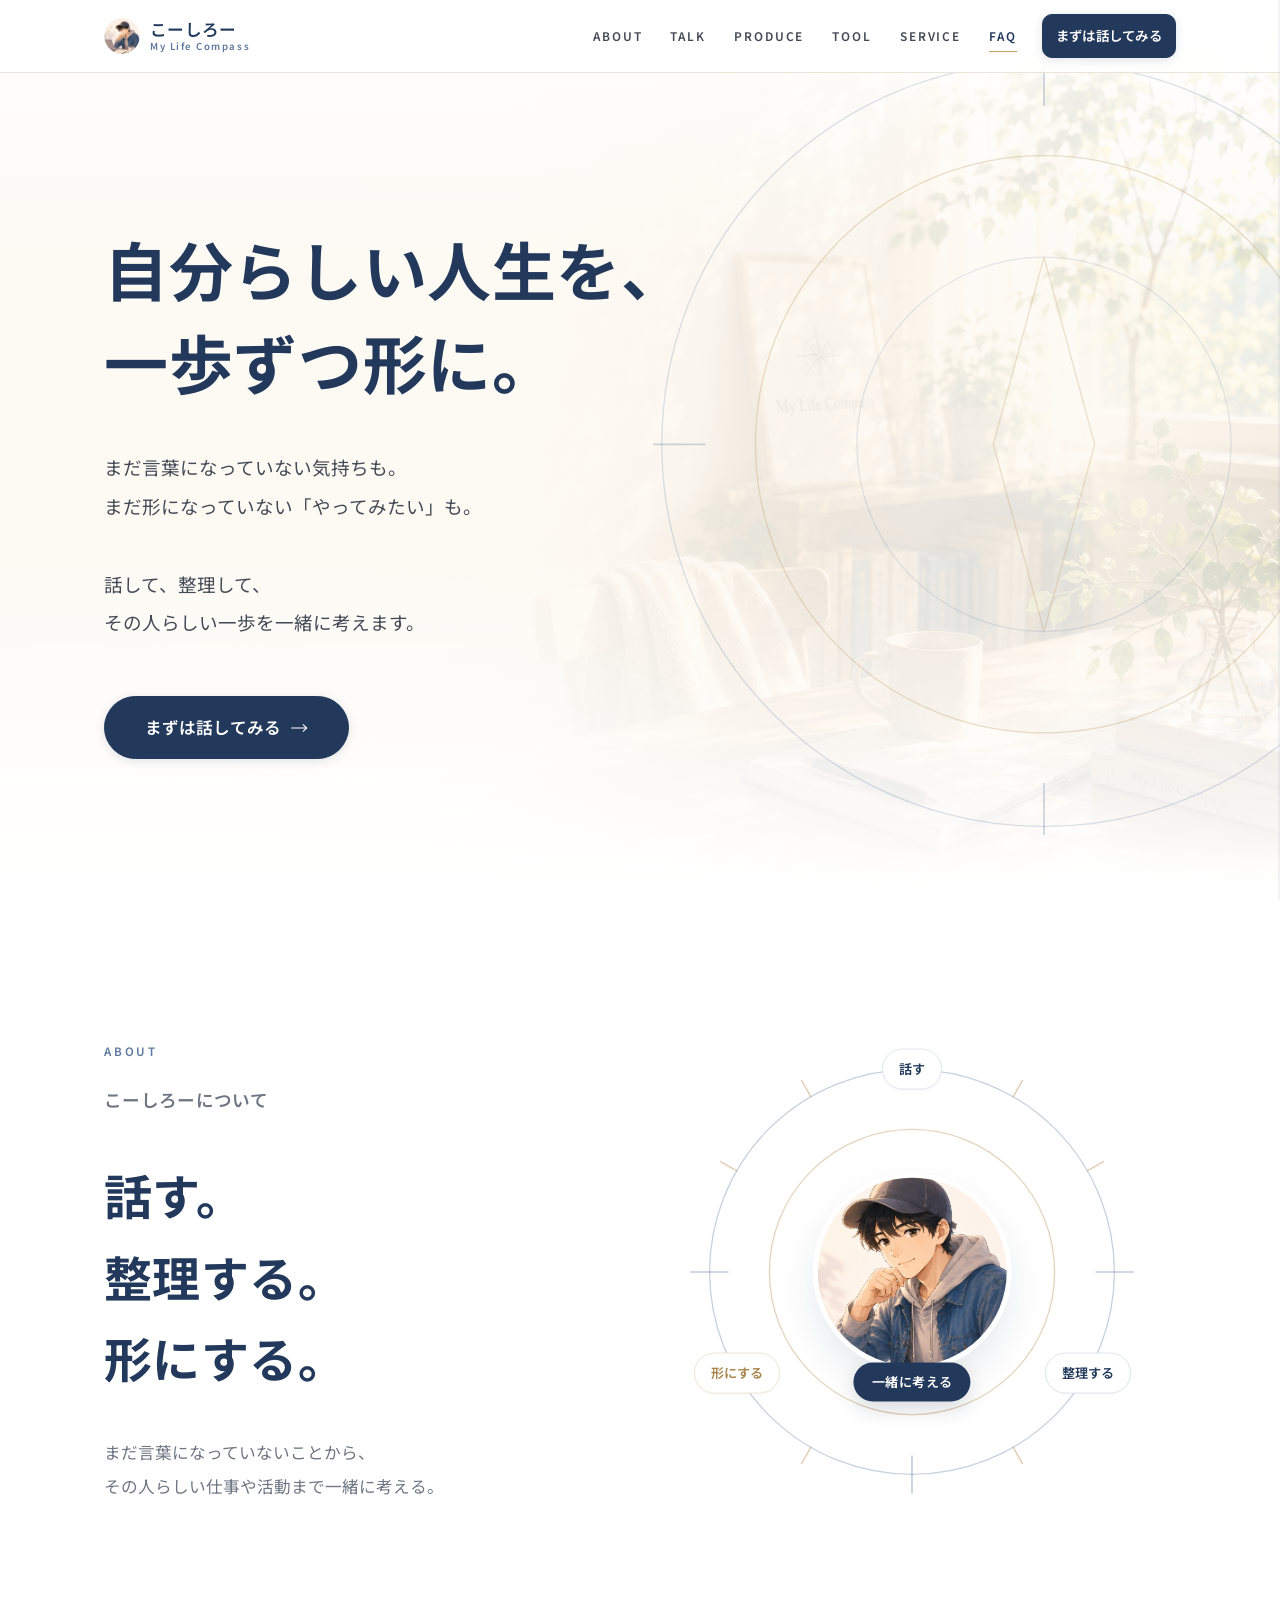
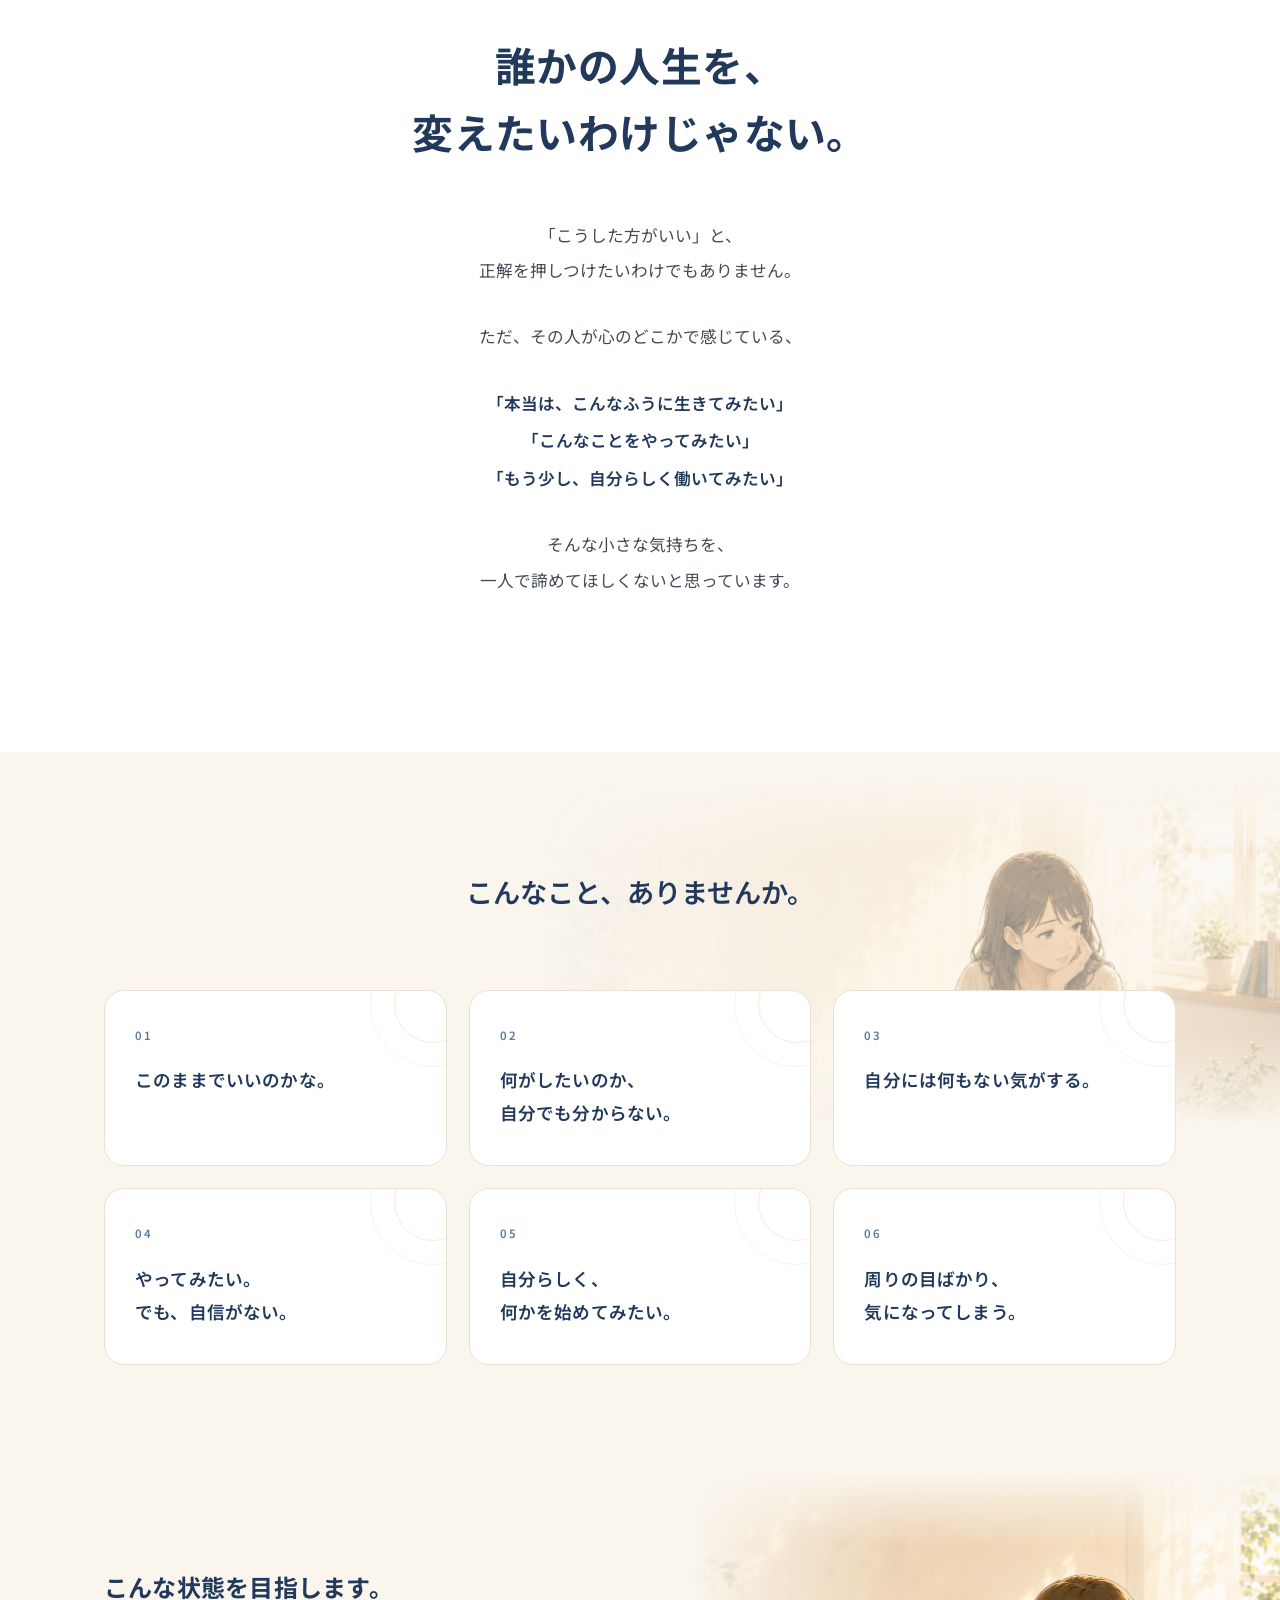
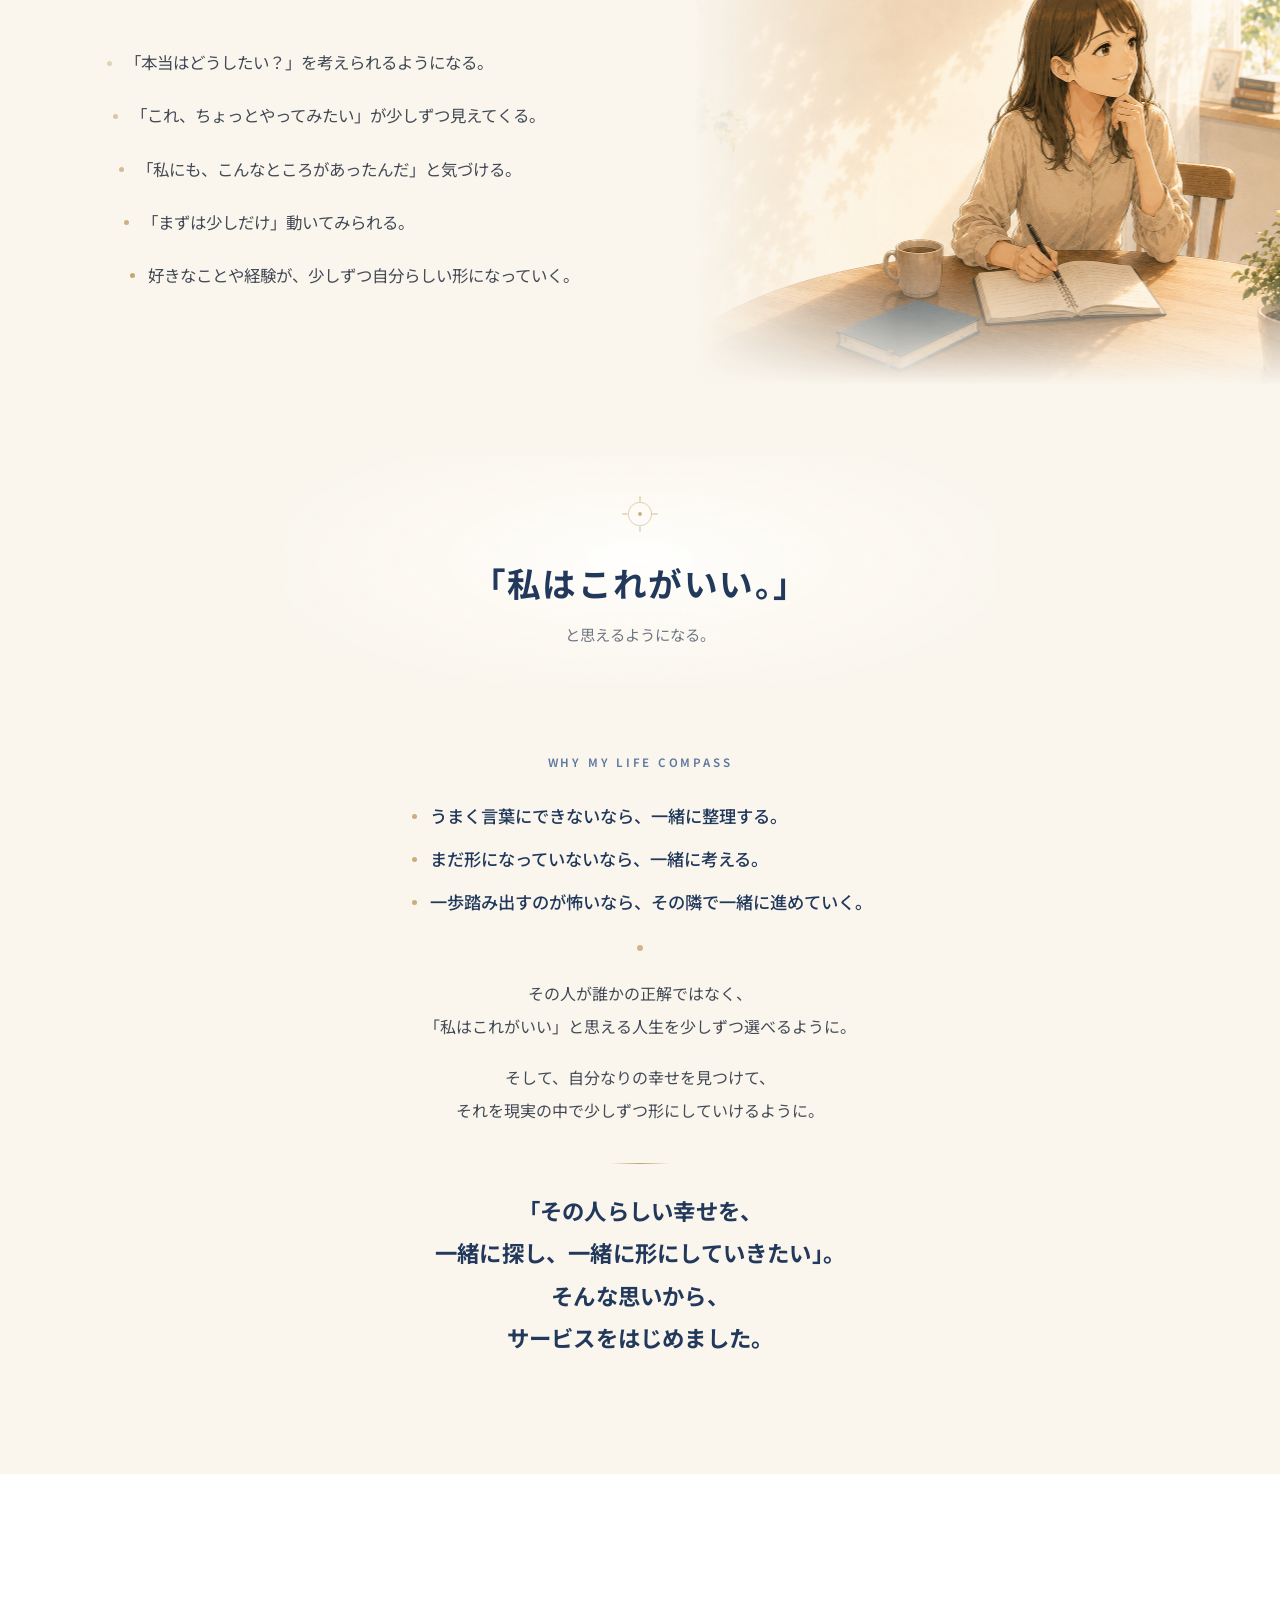
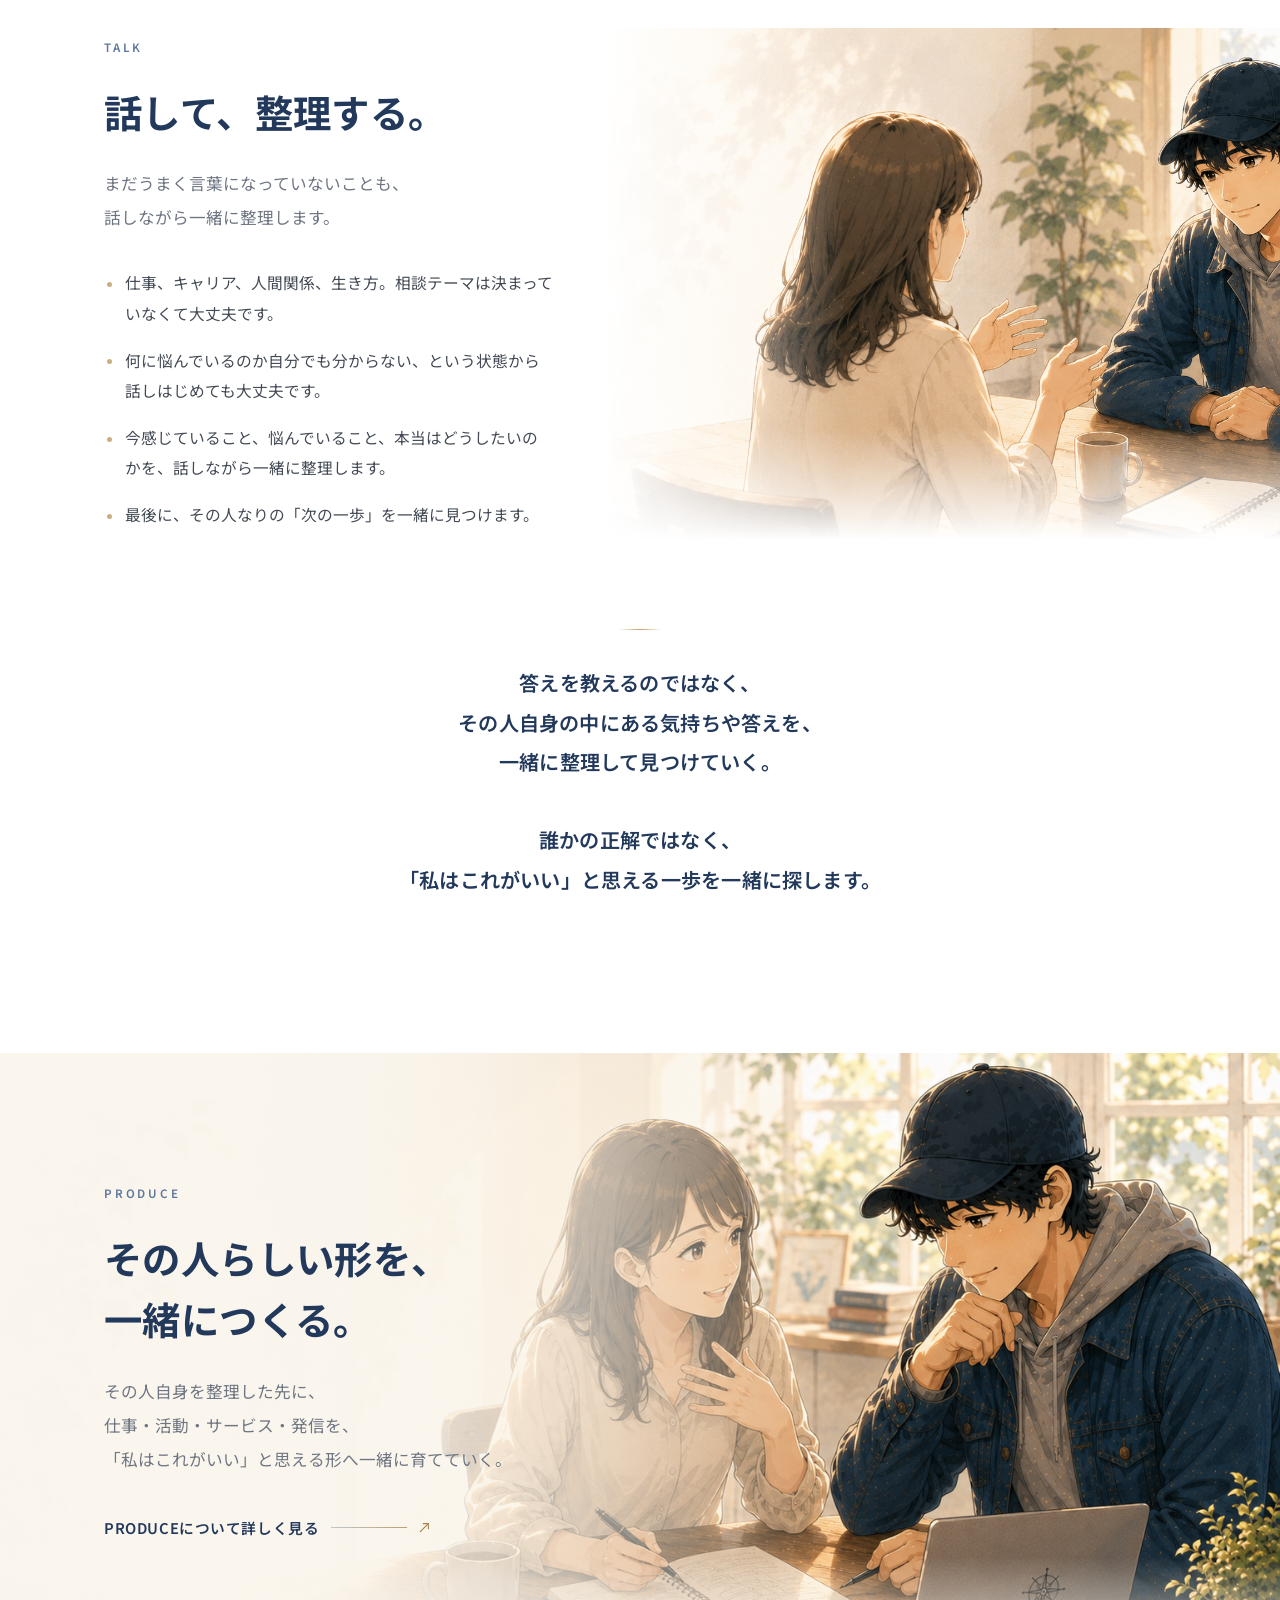
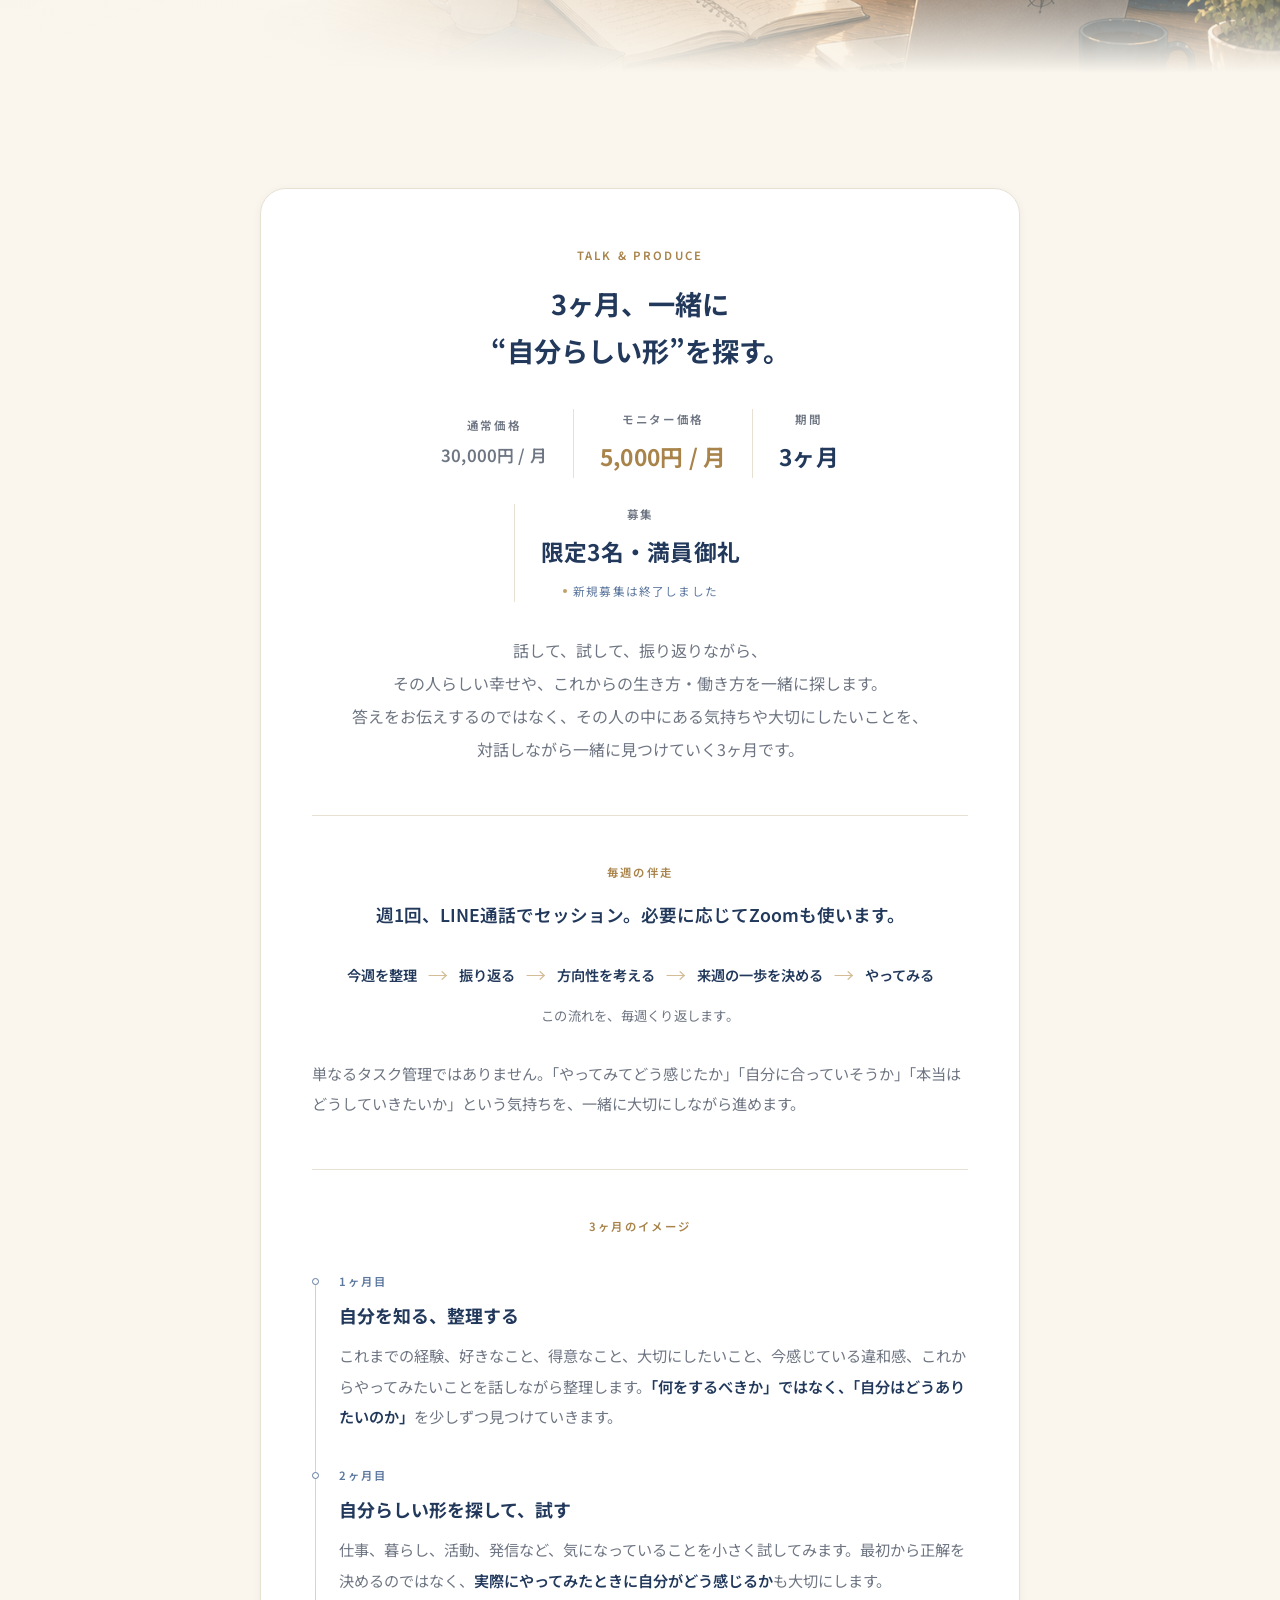
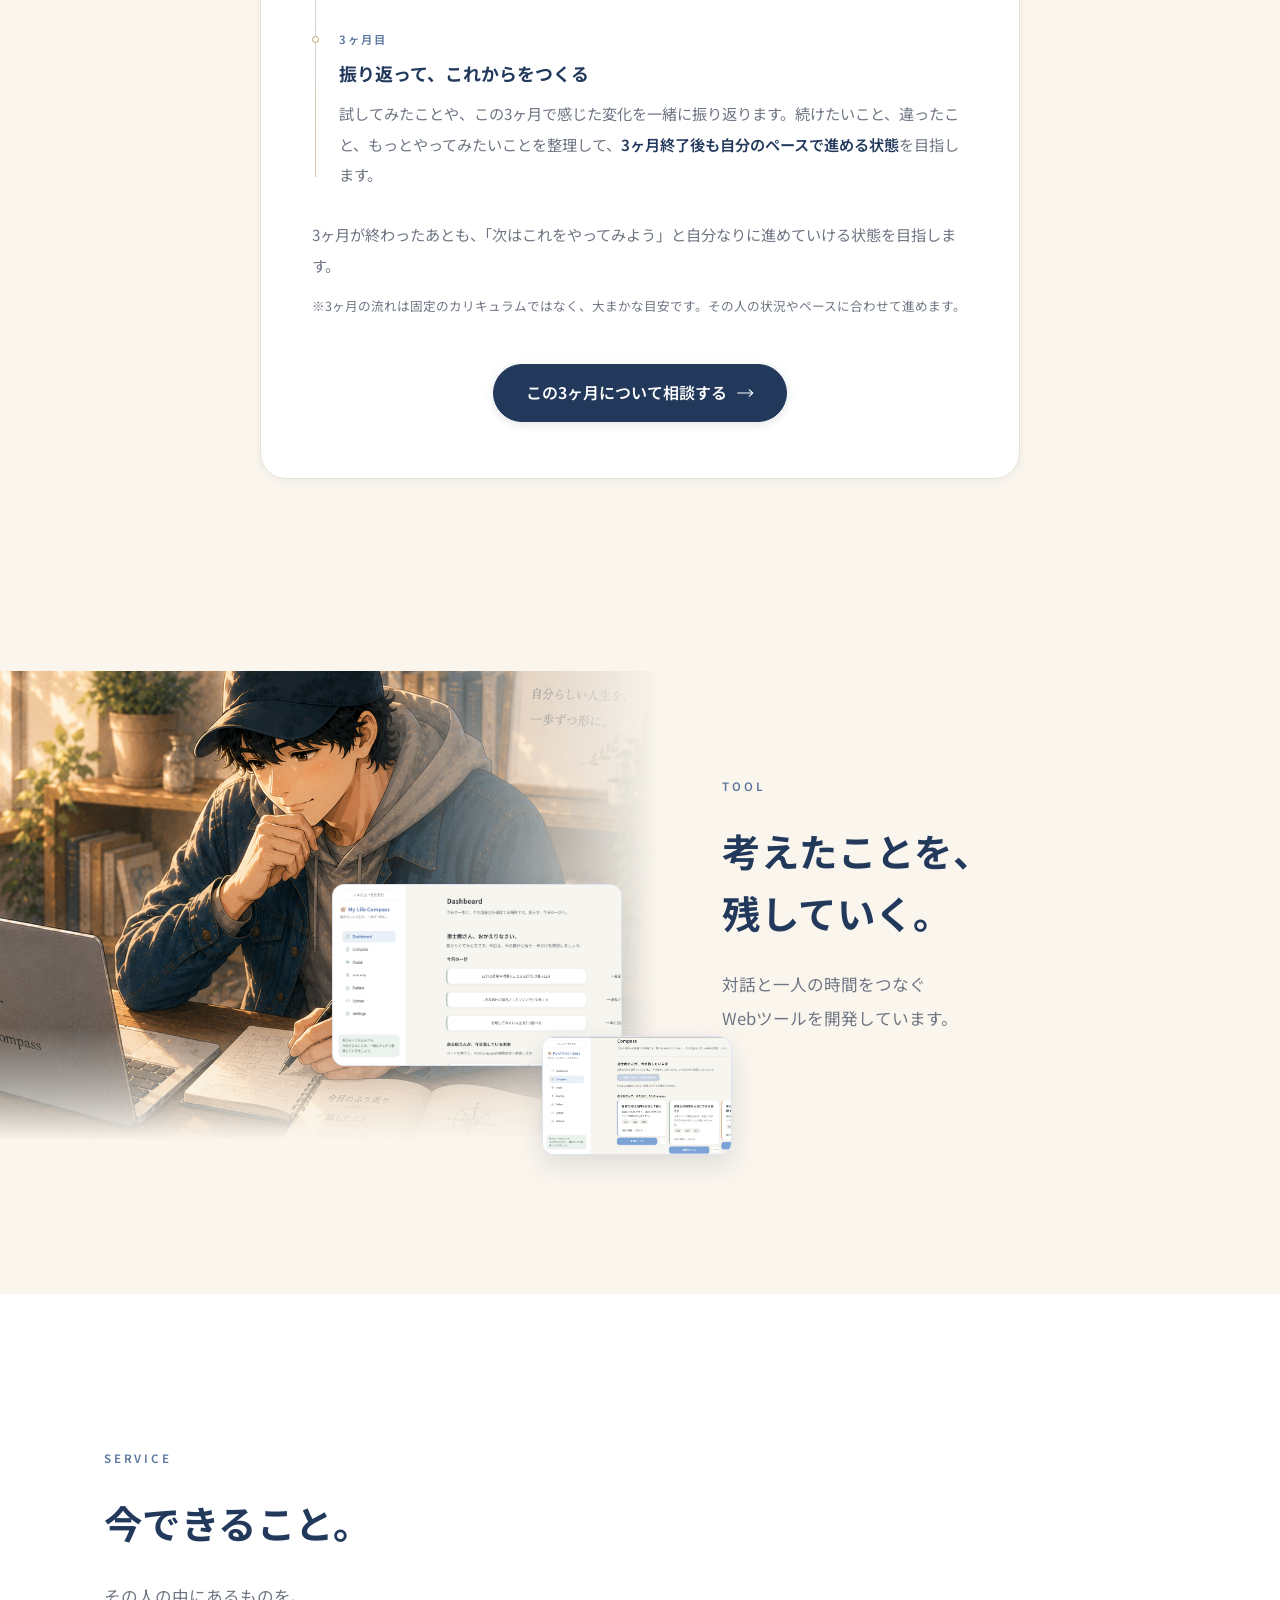
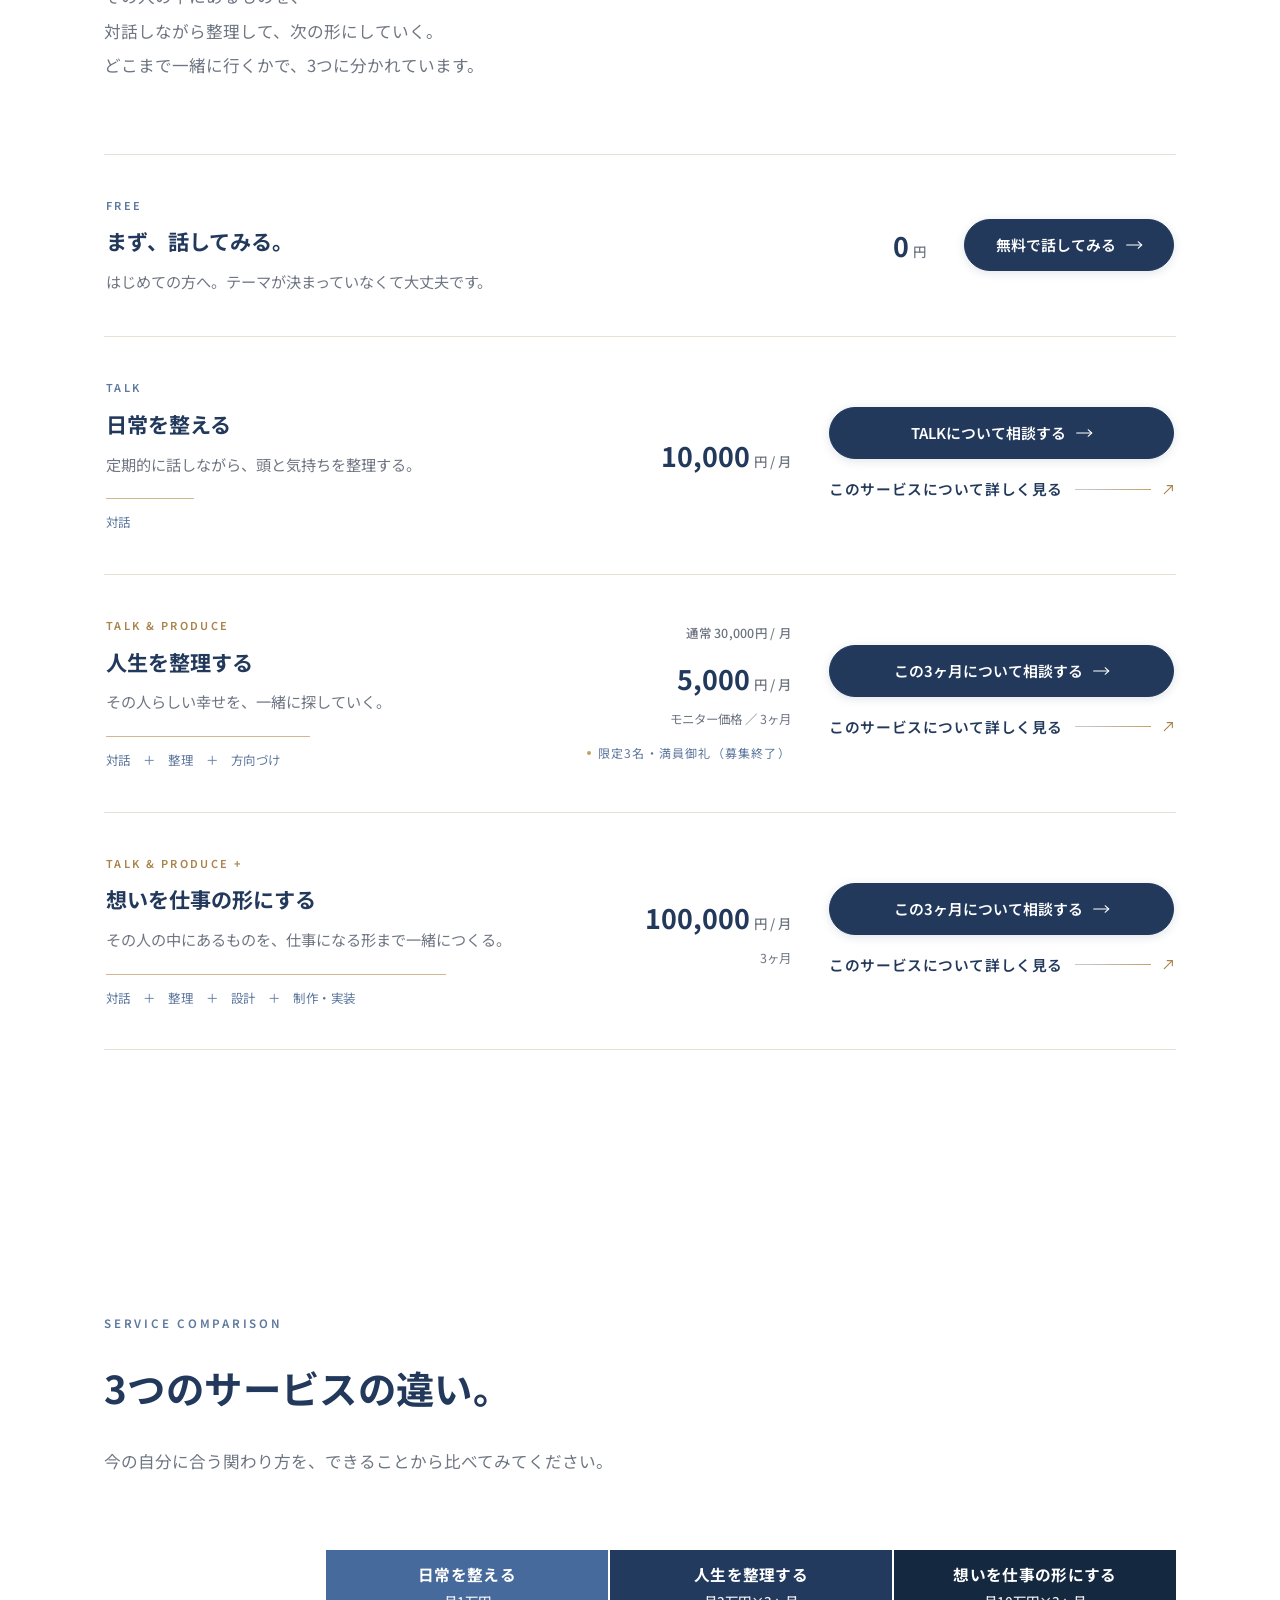
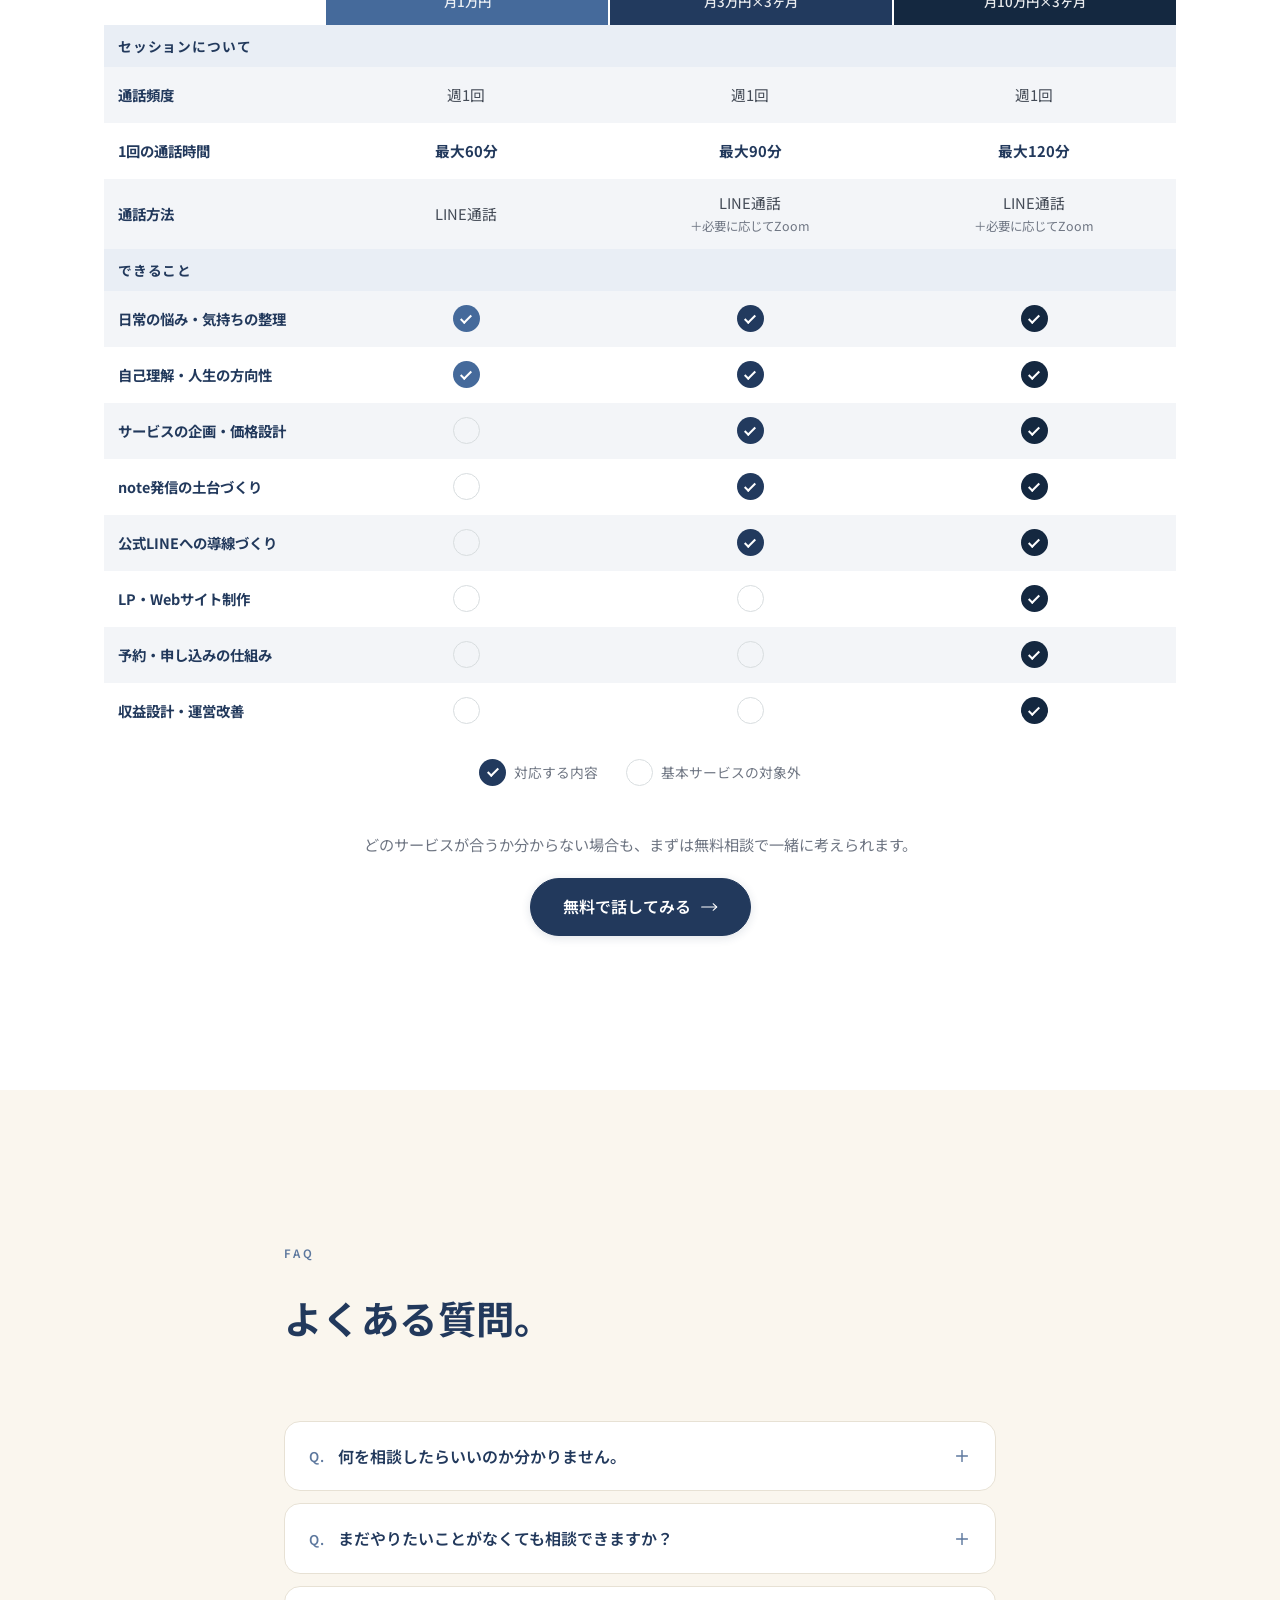
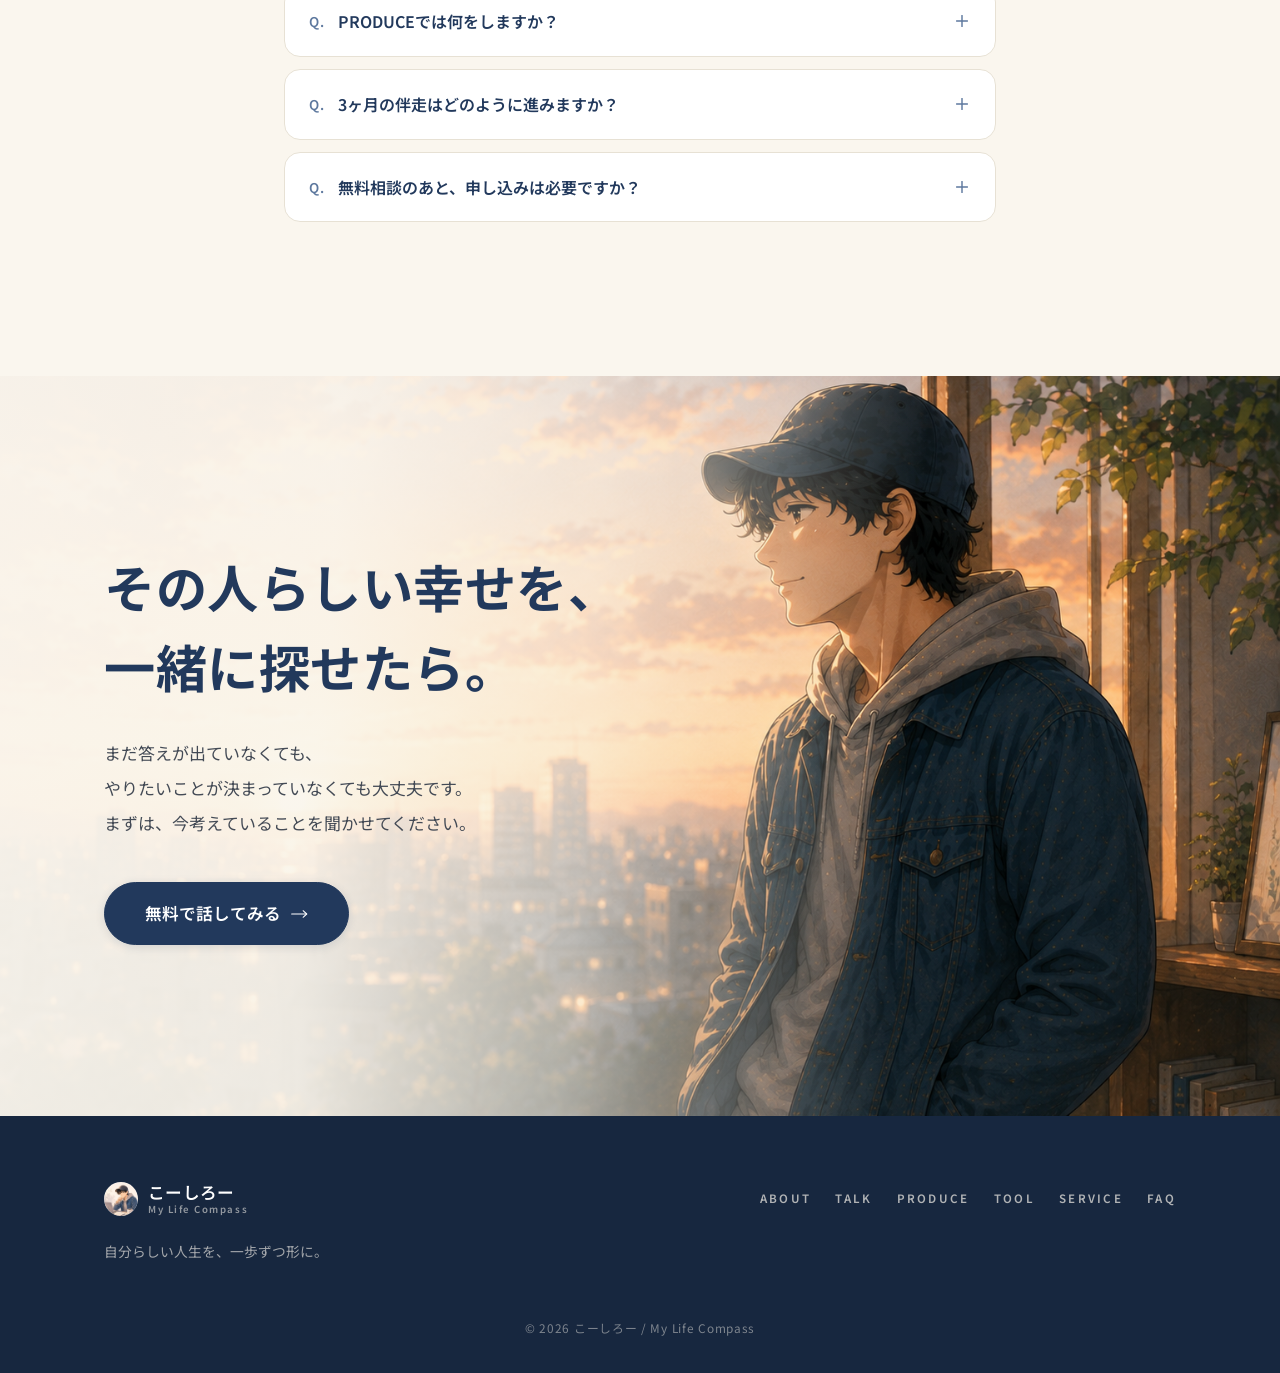
<file: index.html>
<!DOCTYPE html>
<html lang="ja">
<head>
  <meta charset="UTF-8" />
  <meta name="viewport" content="width=device-width, initial-scale=1.0" />
  <title>こーしろー｜My Life Compass — 自分らしい人生を、一歩ずつ形に。</title>
  <meta name="description" content="こーしろーが、まだ言葉になっていない気持ちや「やってみたい」を一緒に整理し、その人らしい幸せや一歩を少しずつ形にしていく活動「My Life Compass」です。" />

  <!-- OGP（紹介用） -->
  <meta property="og:title" content="こーしろー｜My Life Compass — 自分らしい人生を、一歩ずつ形に。" />
  <meta property="og:description" content="誰かの正解ではなく、「私はこれがいい」と思える人生へ。こーしろーが、話して、整理して、その人らしい幸せや一歩を一緒に形にしていきます。" />
  <meta property="og:type" content="website" />
  <meta property="og:image" content="./assets/icon.png" />

  <link rel="icon" href="./assets/icon.png" />
  <!-- HERO の背景素材は CSS から参照するため、先に読み込みを始める -->
  <link rel="preload" as="image" href="./assets/hero-welcome.png" fetchpriority="high" />

  <link rel="preconnect" href="https://fonts.googleapis.com" />
  <link rel="preconnect" href="https://fonts.gstatic.com" crossorigin />
  <link href="https://fonts.googleapis.com/css2?family=Noto+Sans+JP:wght@400;500;600;700&display=swap" rel="stylesheet" />

  <link rel="stylesheet" href="styles.css" />

  <!-- JS が動く環境だけアニメーションの初期状態（非表示）を適用する -->
  <script>document.documentElement.classList.add("js");</script>
</head>
<body>

  <!-- スクロール進行度（PCのみ・画面右端の細いライン） -->
  <div class="progress-rail" aria-hidden="true"><span class="progress-bar" id="progressBar"></span></div>

  <!-- ============================================================
       ヘッダー
  ============================================================= -->
  <header class="site-header" id="siteHeader">
    <div class="container header-inner">
      <a class="brand" href="#top" aria-label="こーしろー トップへ">
        <img class="brand-mark" src="./assets/icon.png" alt="" width="36" height="36" decoding="async" />
        <span class="brand-text">
          <span class="brand-name">こーしろー</span>
          <span class="brand-activity">My Life Compass</span>
        </span>
      </a>

      <nav class="site-nav" id="siteNav" aria-label="メインナビゲーション">
        <a href="#about" data-nav-link>ABOUT</a>
        <a href="#talk" data-nav-link>TALK</a>
        <a href="#produce" data-nav-link>PRODUCE</a>
        <a href="#tool" data-nav-link>TOOL</a>
        <a href="#service" data-nav-link>SERVICE</a>
        <a href="#faq" data-nav-link>FAQ</a>
        <a href="#cta" data-line-cta class="btn btn-primary btn-sm nav-cta">まずは話してみる</a>
      </nav>

      <button class="nav-toggle" id="navToggle" aria-label="メニューを開く" aria-expanded="false">
        <span></span><span></span><span></span>
      </button>
    </div>
  </header>

  <main id="top">

    <!-- ============================================================
         HERO
    ============================================================= -->
    <section class="hero" id="hero">
      <svg class="hero-compass" viewBox="0 0 400 400" fill="none" aria-hidden="true" data-parallax="0.04">
        <circle class="hl-ring" cx="200" cy="200" r="196" pathLength="1" />
        <circle class="hl-ring hl-ring-2" cx="200" cy="200" r="148" pathLength="1" />
        <circle class="hl-ring hl-ring-3" cx="200" cy="200" r="96" pathLength="1" />
        <line class="hl-tick" x1="200" y1="0" x2="200" y2="26" pathLength="1" />
        <line class="hl-tick" x1="200" y1="374" x2="200" y2="400" pathLength="1" />
        <line class="hl-tick" x1="0" y1="200" x2="26" y2="200" pathLength="1" />
        <line class="hl-tick" x1="374" y1="200" x2="400" y2="200" pathLength="1" />
        <path class="hl-needle" d="M200 104 L226 200 L200 296 L174 200 Z" pathLength="1" />
      </svg>

      <div class="container hero-inner">
        <h1 class="hero-title hseq" style="--i:1">
          自分らしい人生を、<br />
          一歩ずつ形に。
        </h1>

        <p class="hero-sub hseq" style="--i:2">
          まだ言葉になっていない気持ちも。<br />
          まだ形になっていない「やってみたい」も。<br /><br />
          話して、整理して、<br />
          その人らしい一歩を一緒に考えます。
        </p>

        <div class="hero-cta hseq" style="--i:3">
          <a href="#cta" data-line-cta class="btn btn-primary btn-lg btn-arrow">まずは話してみる</a>
        </div>
      </div>
    </section>

    <!-- ============================================================
         ABOUT
    ============================================================= -->
    <section class="section about" id="about">
      <div class="container about-grid">
        <div class="about-copy">
          <p class="label reveal">ABOUT</p>
          <h2 class="about-h reveal">こーしろーについて</h2>

          <p class="about-main reveal">
            話す。<br />
            整理する。<br />
            形にする。
          </p>

          <p class="about-note reveal">
            まだ言葉になっていないことから、<br />
            その人らしい仕事や活動まで一緒に考える。
          </p>
        </div>

        <div class="about-stage reveal">
          <svg class="about-rings" viewBox="0 0 100 100" fill="none" aria-hidden="true">
            <circle class="ar-out" cx="50" cy="50" r="44" pathLength="1" />
            <circle class="ar-in" cx="50" cy="50" r="31" pathLength="1" />

            <line class="ar-cross" x1="50" y1="2" x2="50" y2="10" pathLength="1" />
            <line class="ar-cross" x1="50" y1="90" x2="50" y2="98" pathLength="1" />
            <line class="ar-cross" x1="2" y1="50" x2="10" y2="50" pathLength="1" />
            <line class="ar-cross" x1="90" y1="50" x2="98" y2="50" pathLength="1" />

            <line class="ar-tick" x1="72" y1="11.9" x2="74" y2="8.4" pathLength="1" />
            <line class="ar-tick" x1="88.1" y1="28" x2="91.6" y2="26" pathLength="1" />
            <line class="ar-tick" x1="88.1" y1="72" x2="91.6" y2="74" pathLength="1" />
            <line class="ar-tick" x1="72" y1="88.1" x2="74" y2="91.6" pathLength="1" />
            <line class="ar-tick" x1="28" y1="88.1" x2="26" y2="91.6" pathLength="1" />
            <line class="ar-tick" x1="11.9" y1="72" x2="8.4" y2="74" pathLength="1" />
            <line class="ar-tick" x1="11.9" y1="28" x2="8.4" y2="26" pathLength="1" />
            <line class="ar-tick" x1="28" y1="11.9" x2="26" y2="8.4" pathLength="1" />
          </svg>

          <figure class="about-portrait">
            <img src="./assets/icon.png" alt="こーしろー" loading="eager" decoding="async" width="400" height="400" />
          </figure>

          <span class="about-center">一緒に考える</span>

          <span class="about-word" data-pos="top">話す</span>
          <span class="about-word" data-pos="right">整理する</span>
          <span class="about-word" data-pos="left">形にする</span>
        </div>
      </div>

      <div class="container container-narrow about-story">
        <h3 class="about-story-title reveal">
          誰かの人生を、<br />
          変えたいわけじゃない。
        </h3>

        <div class="about-story-body">
          <p class="reveal">
            「こうした方がいい」と、<br />
            正解を押しつけたいわけでもありません。
          </p>

          <p class="reveal">
            ただ、その人が心のどこかで感じている、
          </p>

          <p class="about-story-voices reveal">
            「本当は、こんなふうに生きてみたい」<br />
            「こんなことをやってみたい」<br />
            「もう少し、自分らしく働いてみたい」
          </p>

          <p class="reveal">
            そんな小さな気持ちを、<br />
            一人で諦めてほしくないと思っています。
          </p>
        </div>
      </div>
    </section>

    <!-- ============================================================
         共感 → 目指す状態 → WHY MY LIFE COMPASS
         「今の自分」から「私はこれがいい」まで、ひと続きに見せる
    ============================================================= -->
    <section class="section section-ivory voices" id="voices">
      <div class="container voices-block">
        <!-- まだ迷っている時間そのものを、6つの言葉の背後に置く -->
        <div class="voices-scene reveal" aria-hidden="true">
          <img src="./assets/change-before.png" alt="" loading="lazy" decoding="async" />
        </div>

        <h2 class="voices-h reveal">こんなこと、ありませんか。</h2>

        <div class="voice-grid">
          <article class="voice-card reveal">
            <p class="voice-no">01</p>
            <p class="voice-line">このままで<br class="xs-only" />いいのかな。</p>
          </article>

          <article class="voice-card reveal">
            <p class="voice-no">02</p>
            <p class="voice-line">何がしたいのか、<br />自分でも分からない。</p>
          </article>

          <article class="voice-card reveal">
            <p class="voice-no">03</p>
            <p class="voice-line">自分には<br class="xs-only" />何もない気がする。</p>
          </article>

          <article class="voice-card reveal">
            <p class="voice-no">04</p>
            <p class="voice-line">やってみたい。<br />でも、自信がない。</p>
          </article>

          <article class="voice-card reveal">
            <p class="voice-no">05</p>
            <p class="voice-line">自分らしく、<br />何かを始めてみたい。</p>
          </article>

          <article class="voice-card reveal">
            <p class="voice-no">06</p>
            <p class="voice-line">周りの目ばかり、<br />気になってしまう。</p>
          </article>
        </div>
      </div>

      <!-- 目指す状態（比較ではなく、気持ちが少しだけ開いていく一続きとして） -->
      <div class="container aim">
        <div class="aim-copy">
          <h2 class="aim-h reveal">
            こんな状態を目指します。
          </h2>

          <ul class="aim-list">
            <li class="reveal" style="--s:0">「本当はどうしたい？」を<br class="xs-only" />考えられるようになる。</li>
            <li class="reveal" style="--s:1">「これ、ちょっとやってみたい」が<br class="xs-only" />少しずつ見えてくる。</li>
            <li class="reveal" style="--s:2">「私にも、こんなところがあったんだ」<br class="xs-only" />と気づける。</li>
            <li class="reveal" style="--s:3">「まずは少しだけ」動いてみられる。</li>
            <li class="reveal" style="--s:4">好きなことや経験が、<br class="xs-only" />少しずつ自分らしい形になっていく。</li>
          </ul>
        </div>

        <figure class="aim-scene reveal">
          <img src="./assets/change-after.png" alt="窓辺のテーブルで、これからやってみたいことを思い浮かべている女性" loading="lazy" decoding="async" />
        </figure>
      </div>

      <!-- 着地点：「私はこれがいい。」 -->
      <div class="container container-narrow">
        <p class="aim-land reveal">
          <span class="aim-mark" aria-hidden="true">
            <svg viewBox="0 0 40 40" fill="none">
              <circle class="am-ring" cx="20" cy="20" r="13" />
              <line class="am-tick" x1="20" y1="0.8" x2="20" y2="5.6" />
              <line class="am-tick" x1="20" y1="34.4" x2="20" y2="39.2" />
              <line class="am-tick" x1="0.8" y1="20" x2="5.6" y2="20" />
              <line class="am-tick" x1="34.4" y1="20" x2="39.2" y2="20" />
              <circle class="am-dot" cx="20" cy="20" r="2.1" />
            </svg>
          </span>
          <strong>「私はこれがいい。」</strong>と思えるようになる。
        </p>
      </div>

      <!-- WHY MY LIFE COMPASS（「私はこれがいい。」の余韻を受ける） -->
      <div class="container container-narrow why">
        <p class="label reveal">WHY MY LIFE COMPASS</p>

        <ul class="qlist why-actions reveal">
          <li>うまく言葉にできないなら、一緒に整理する。</li>
          <li>まだ形になっていないなら、一緒に考える。</li>
          <li>一歩踏み出すのが怖いなら、<br class="xs-only" />その隣で一緒に進めていく。</li>
        </ul>

        <div class="why-body">
          <p class="reveal">
            その人が誰かの正解ではなく、<br />
            「私はこれがいい」と思える<br class="xs-only" />人生を少しずつ選べるように。
          </p>
          <p class="reveal">
            そして、自分なりの幸せを見つけて、<br />
            それを現実の中で<br class="xs-only" />少しずつ形にしていけるように。
          </p>
        </div>

        <p class="why-belief reveal">
          「その人らしい幸せを、<br />
          一緒に探し、一緒に形にしていきたい」。<br />
          そんな思いから、<br />
          サービスをはじめました。
        </p>
      </div>
    </section>

    <!-- ============================================================
         TALK
    ============================================================= -->
    <section class="section talk" id="talk">
      <div class="container talk-grid">
        <div class="talk-copy">
          <p class="label reveal">TALK</p>
          <h2 class="sec-title reveal">話して、整理する。</h2>
          <p class="sec-note reveal">
            まだうまく言葉になっていないことも、<br />
            話しながら一緒に整理します。
          </p>

          <ul class="qlist talk-list reveal">
            <li>仕事、キャリア、人間関係、生き方。相談テーマは決まっていなくて大丈夫です。</li>
            <li>何に悩んでいるのか自分でも分からない、という状態から話しはじめても大丈夫です。</li>
            <li>今感じていること、悩んでいること、本当はどうしたいのかを、話しながら一緒に整理します。</li>
            <li>最後に、その人なりの「次の一歩」を一緒に見つけます。</li>
          </ul>
        </div>

        <figure class="talk-figure reveal">
          <img src="./assets/talk-listening.png" alt="テーブルを挟んで話す女性と、静かに話を聞いているこーしろー" loading="lazy" decoding="async" />
        </figure>
      </div>

      <div class="container container-narrow">
        <p class="talk-belief reveal">
          答えを教えるのではなく、<br />
          その人自身の中にある気持ちや答えを、<br />
          一緒に整理して見つけていく。<br /><br />
          誰かの正解ではなく、<br />
          「私はこれがいい」と思える一歩を一緒に探します。
        </p>
      </div>
    </section>

    <!-- ============================================================
         PRODUCE
    ============================================================= -->
    <section class="section-produce" id="produce">

      <!-- 人物と一体になった導入 -->
      <div class="band band-produce">
        <img class="band-img" src="./assets/produce-together.png" alt="ノートとパソコンを見ながら、一緒に考えている二人" loading="lazy" decoding="async" />
        <div class="container band-inner">
          <div class="band-copy">
            <p class="label reveal">PRODUCE</p>
            <h2 class="sec-title reveal">その人らしい形を、<br />一緒につくる。</h2>
            <p class="sec-note reveal">
              その人自身を整理した先に、<br />
              仕事・活動・サービス・発信を、<br />
              「私はこれがいい」と思える形へ一緒に育てていく。
            </p>

            <p class="more-wrap reveal">
              <a class="more-link" href="./produce.html">
                <span class="more-text">PRODUCEについて詳しく見る</span>
                <span class="more-rule" aria-hidden="true"></span>
                <svg class="more-arrow" viewBox="0 0 12 12" aria-hidden="true">
                  <line x1="1.4" y1="10.6" x2="10.2" y2="1.8" />
                  <polyline points="4.6 1.8 10.2 1.8 10.2 7.4" />
                </svg>
              </a>
            </p>
          </div>
        </div>
      </div>

      <!-- 3ヶ月、一緒に形を探す -->
      <div class="container">
        <div class="program reveal">
          <p class="program-cat">TALK &amp; PRODUCE</p>
          <h3 class="program-h">3ヶ月、一緒に<br />“自分らしい形”を探す。</h3>

          <div class="program-facts is-four">
            <span class="pfact is-was"><em>通常価格</em><b>30,000円 / 月</b></span>
            <span class="pfact is-now"><em>モニター価格</em><b>5,000円 / 月</b></span>
            <span class="pfact"><em>期間</em><b>3ヶ月</b></span>
            <span class="pfact"><em>募集</em><b>限定3名・満員御礼</b><small>新規募集は終了しました</small></span>
          </div>

          <p class="program-note">
            話して、試して、振り返りながら、<br />
            その人らしい幸せや、これからの生き方・働き方を一緒に探します。<br />
            答えをお伝えするのではなく、その人の中にある気持ちや大切にしたいことを、<br />
            対話しながら一緒に見つけていく3ヶ月です。
          </p>

          <!-- 時間軸①：毎週のサイクル -->
          <div class="pgm-part reveal">
            <p class="pgm-label">毎週の伴走</p>
            <p class="pgm-lead">週1回、LINE通話でセッション。必要に応じてZoomも使います。</p>

            <ol class="week-flow">
              <li>今週を整理</li>
              <li>振り返る</li>
              <li>方向性を考える</li>
              <li>来週の一歩を決める</li>
              <li>やってみる</li>
            </ol>
            <p class="week-loop">この流れを、毎週くり返します。</p>

            <p class="pgm-note">
              単なるタスク管理ではありません。「やってみてどう感じたか」「自分に合っていそうか」「本当はどうしていきたいか」という気持ちを、一緒に大切にしながら進めます。
            </p>
          </div>

          <!-- 時間軸②：3ヶ月の流れ -->
          <div class="pgm-part reveal">
            <p class="pgm-label">3ヶ月のイメージ</p>

            <ol class="months">
              <li>
                <p class="mo-when">1ヶ月目</p>
                <h4 class="mo-what">自分を知る、整理する</h4>
                <p class="mo-desc">
                  これまでの経験、好きなこと、得意なこと、大切にしたいこと、今感じている違和感、これからやってみたいことを話しながら整理します。<strong>「何をするべきか」ではなく、「自分はどうありたいのか」</strong>を少しずつ見つけていきます。
                </p>
              </li>
              <li>
                <p class="mo-when">2ヶ月目</p>
                <h4 class="mo-what">自分らしい形を探して、試す</h4>
                <p class="mo-desc">
                  仕事、暮らし、活動、発信など、気になっていることを小さく試してみます。最初から正解を決めるのではなく、<strong>実際にやってみたときに自分がどう感じるか</strong>も大切にします。
                </p>
              </li>
              <li>
                <p class="mo-when">3ヶ月目</p>
                <h4 class="mo-what">振り返って、これからをつくる</h4>
                <p class="mo-desc">
                  試してみたことや、この3ヶ月で感じた変化を一緒に振り返ります。続けたいこと、違ったこと、もっとやってみたいことを整理して、<strong>3ヶ月終了後も自分のペースで進める状態</strong>を目指します。
                </p>
              </li>
            </ol>

            <p class="pgm-note">
              3ヶ月が終わったあとも、「次はこれをやってみよう」と自分なりに進めていける状態を目指します。
            </p>
            <p class="pgm-small">
              ※3ヶ月の流れは固定のカリキュラムではなく、大まかな目安です。その人の状況やペースに合わせて進めます。
            </p>
          </div>

          <a href="#cta" data-line-cta class="btn btn-primary btn-arrow program-cta">この3ヶ月について相談する</a>
        </div>
      </div>
    </section>

    <!-- ============================================================
         TOOL
    ============================================================= -->
    <section class="section section-ivory tool" id="tool">
      <div class="container tool-grid">
        <figure class="tool-figure reveal">
          <img class="tool-photo" src="./assets/tool-working.png" alt="ノートとパソコンで、その日考えたことを書き残している様子" loading="lazy" decoding="async" />

          <div class="tool-ui tool-ui-a">
            <img class="lp-shot" src="./assets/dashboard.png" alt="開発中のWebツールの画面" loading="lazy" decoding="async" />
          </div>
          <div class="tool-ui tool-ui-b">
            <img class="lp-shot" src="./assets/compass.png" alt="開発中のWebツールの画面" loading="lazy" decoding="async" />
          </div>
        </figure>

        <div class="tool-copy">
          <p class="label reveal">TOOL</p>
          <h2 class="sec-title reveal">考えたことを、<br />残していく。</h2>
          <p class="sec-note reveal">
            対話と一人の時間をつなぐ<br />
            Webツールを開発しています。
          </p>
        </div>
      </div>
    </section>

    <!-- ============================================================
         SERVICE
    ============================================================= -->
    <section class="section service" id="service">
      <div class="container">
        <div class="service-head">
          <p class="label reveal">SERVICE</p>
          <h2 class="sec-title reveal">今できること。</h2>
          <p class="sec-note reveal">
            その人の中にあるものを、<br />
            対話しながら整理して、次の形にしていく。<br />
            どこまで一緒に行くかで、3つに分かれています。
          </p>
        </div>

        <ul class="svc-list">
          <li class="svc-row reveal">
            <div class="svc-main">
              <p class="svc-cat">FREE</p>
              <h3 class="svc-name">まず、話してみる。</h3>
              <p class="svc-note">はじめての方へ。テーマが決まっていなくて大丈夫です。</p>
            </div>
            <p class="svc-price"><span class="num">0</span><span class="unit">円</span></p>
            <p class="svc-act"><a href="#cta" data-line-cta class="btn btn-primary btn-arrow">無料で話してみる</a></p>
          </li>

          <li class="svc-row reveal">
            <div class="svc-main">
              <p class="svc-cat">TALK</p>
              <h3 class="svc-name">日常を整える</h3>
              <p class="svc-note">定期的に話しながら、頭と気持ちを整理する。</p>
              <p class="svc-scope is-s1">対話</p>
            </div>
            <p class="svc-price">
              <span class="num">10,000</span><span class="unit">円 / 月</span>
            </p>
            <div class="svc-act">
              <a href="#cta" data-line-cta class="btn btn-primary btn-arrow">TALKについて相談する</a>
              <p class="svc-more">
                <a class="more-link" href="./service-daily.html">
                  <span class="more-text">このサービスについて詳しく見る</span>
                  <span class="more-rule" aria-hidden="true"></span>
                  <svg class="more-arrow" viewBox="0 0 12 12" aria-hidden="true">
                    <line x1="1.4" y1="10.6" x2="10.2" y2="1.8" />
                    <polyline points="4.6 1.8 10.2 1.8 10.2 7.4" />
                  </svg>
                </a>
              </p>
            </div>
          </li>

          <li class="svc-row reveal">
            <div class="svc-main">
              <p class="svc-cat is-produce">TALK &amp; PRODUCE</p>
              <h3 class="svc-name">人生を整理する</h3>
              <p class="svc-note">その人らしい幸せを、一緒に探していく。</p>
              <p class="svc-scope is-s2">対話　＋　整理　＋　方向づけ</p>
            </div>
            <p class="svc-price">
              <span class="was">通常 30,000円 / 月</span>
              <span class="num">5,000</span><span class="unit">円 / 月</span>
              <span class="term">モニター価格 ／ 3ヶ月</span>
              <span class="seats">限定3名・満員御礼（募集終了）</span>
            </p>
            <div class="svc-act">
              <a href="#cta" data-line-cta class="btn btn-primary btn-arrow">この3ヶ月について相談する</a>
              <p class="svc-more">
                <a class="more-link" href="./service-life.html">
                  <span class="more-text">このサービスについて詳しく見る</span>
                  <span class="more-rule" aria-hidden="true"></span>
                  <svg class="more-arrow" viewBox="0 0 12 12" aria-hidden="true">
                    <line x1="1.4" y1="10.6" x2="10.2" y2="1.8" />
                    <polyline points="4.6 1.8 10.2 1.8 10.2 7.4" />
                  </svg>
                </a>
              </p>
            </div>
          </li>

          <li class="svc-row reveal">
            <div class="svc-main">
              <p class="svc-cat is-produce">TALK &amp; PRODUCE <span class="svc-plus">+</span></p>
              <h3 class="svc-name">想いを仕事の形にする</h3>
              <p class="svc-note">その人の中にあるものを、仕事になる形まで一緒につくる。</p>
              <p class="svc-scope is-s3">対話　＋　整理　＋　設計　＋　制作・実装</p>
            </div>
            <p class="svc-price">
              <span class="num">100,000</span><span class="unit">円 / 月</span>
              <span class="term">3ヶ月</span>
            </p>
            <div class="svc-act">
              <a href="#cta" data-line-cta class="btn btn-primary btn-arrow">この3ヶ月について相談する</a>
              <p class="svc-more">
                <a class="more-link" href="./service-work.html">
                  <span class="more-text">このサービスについて詳しく見る</span>
                  <span class="more-rule" aria-hidden="true"></span>
                  <svg class="more-arrow" viewBox="0 0 12 12" aria-hidden="true">
                    <line x1="1.4" y1="10.6" x2="10.2" y2="1.8" />
                    <polyline points="4.6 1.8 10.2 1.8 10.2 7.4" />
                  </svg>
                </a>
              </p>
            </div>
          </li>
        </ul>

        <p class="svc-soon reveal"><span>COMING SOON</span>Web Tool</p>
      </div>
    </section>

    <!-- ============================================================
         SERVICE COMPARISON
    ============================================================= -->
    <section class="section compare" id="compare">
      <div class="container">
        <div class="service-head">
          <p class="label reveal">SERVICE COMPARISON</p>
          <h2 class="sec-title reveal">3つのサービスの違い。</h2>
          <p class="sec-note reveal">
            今の自分に合う関わり方を、できることから比べてみてください。
          </p>
        </div>

        <div class="cmp reveal">
          <p class="cmp-hint" aria-hidden="true">横にスクロールして比較できます<span>→</span></p>
          <div class="cmp-scroll" tabindex="0" role="region" aria-label="3つのサービスの比較表">
            <table class="cmp-table">
              <colgroup><col class="cmp-col-head" /><col /><col /><col /></colgroup>
              <thead>
                <tr>
                  <td class="cmp-corner"></td>
                  <th scope="col" class="cmp-plan is-p1"><span class="cmp-plan-name">日常を整える</span><span class="cmp-plan-price">月1万円</span></th>
                  <th scope="col" class="cmp-plan is-p2"><span class="cmp-plan-name">人生を整理する</span><span class="cmp-plan-price">月3万円×3ヶ月</span></th>
                  <th scope="col" class="cmp-plan is-p3"><span class="cmp-plan-name">想いを仕事の形にする</span><span class="cmp-plan-price">月10万円×3ヶ月</span></th>
                </tr>
              </thead>
              <tbody class="cmp-group">
                <tr class="cmp-sec"><th scope="colgroup" colspan="4"><span>セッションについて</span></th></tr>
                <tr><th scope="row">通話頻度</th><td>週1回</td><td>週1回</td><td>週1回</td></tr>
                <tr><th scope="row">1回の通話時間</th><td><strong>最大60分</strong></td><td><strong>最大90分</strong></td><td><strong>最大120分</strong></td></tr>
                <tr><th scope="row">通話方法</th><td>LINE通話</td><td>LINE通話<small>＋必要に応じてZoom</small></td><td>LINE通話<small>＋必要に応じてZoom</small></td></tr>
              </tbody>
              <tbody class="cmp-group">
                <tr class="cmp-sec"><th scope="colgroup" colspan="4"><span>できること</span></th></tr>
                <tr><th scope="row">日常の悩み・気持ちの整理</th><td><span class="cmp-ic is-p1" role="img" aria-label="対応"></span></td><td><span class="cmp-ic is-p2" role="img" aria-label="対応"></span></td><td><span class="cmp-ic is-p3" role="img" aria-label="対応"></span></td></tr>
                <tr><th scope="row">自己理解・人生の方向性</th><td><span class="cmp-ic is-p1" role="img" aria-label="対応"></span></td><td><span class="cmp-ic is-p2" role="img" aria-label="対応"></span></td><td><span class="cmp-ic is-p3" role="img" aria-label="対応"></span></td></tr>
                <tr><th scope="row">サービスの企画・価格設計</th><td><span class="cmp-ic is-off" role="img" aria-label="対象外"></span></td><td><span class="cmp-ic is-p2" role="img" aria-label="対応"></span></td><td><span class="cmp-ic is-p3" role="img" aria-label="対応"></span></td></tr>
                <tr><th scope="row">note発信の土台づくり</th><td><span class="cmp-ic is-off" role="img" aria-label="対象外"></span></td><td><span class="cmp-ic is-p2" role="img" aria-label="対応"></span></td><td><span class="cmp-ic is-p3" role="img" aria-label="対応"></span></td></tr>
                <tr><th scope="row">公式LINEへの導線づくり</th><td><span class="cmp-ic is-off" role="img" aria-label="対象外"></span></td><td><span class="cmp-ic is-p2" role="img" aria-label="対応"></span></td><td><span class="cmp-ic is-p3" role="img" aria-label="対応"></span></td></tr>
                <tr><th scope="row">LP・Webサイト制作</th><td><span class="cmp-ic is-off" role="img" aria-label="対象外"></span></td><td><span class="cmp-ic is-off" role="img" aria-label="対象外"></span></td><td><span class="cmp-ic is-p3" role="img" aria-label="対応"></span></td></tr>
                <tr><th scope="row">予約・申し込みの仕組み</th><td><span class="cmp-ic is-off" role="img" aria-label="対象外"></span></td><td><span class="cmp-ic is-off" role="img" aria-label="対象外"></span></td><td><span class="cmp-ic is-p3" role="img" aria-label="対応"></span></td></tr>
                <tr><th scope="row">収益設計・運営改善</th><td><span class="cmp-ic is-off" role="img" aria-label="対象外"></span></td><td><span class="cmp-ic is-off" role="img" aria-label="対象外"></span></td><td><span class="cmp-ic is-p3" role="img" aria-label="対応"></span></td></tr>
              </tbody>
            </table>
          </div>
          <p class="cmp-legend">
            <span><span class="cmp-ic is-p2" aria-hidden="true"></span>対応する内容</span>
            <span><span class="cmp-ic is-off" aria-hidden="true"></span>基本サービスの対象外</span>
          </p>
        </div>

        <p class="cmp-note reveal">どのサービスが合うか分からない場合も、まずは無料相談で一緒に考えられます。</p>
        <p class="cmp-act reveal"><a href="#cta" data-line-cta class="btn btn-primary btn-arrow">無料で話してみる</a></p>
      </div>
    </section>

    <!-- ============================================================
         FAQ
    ============================================================= -->
    <section class="section section-ivory faq" id="faq">
      <div class="container container-narrow">
        <div class="service-head">
          <p class="label reveal">FAQ</p>
          <h2 class="sec-title reveal">よくある質問。</h2>
        </div>

        <div class="faq-list">
          <details class="faq-item reveal">
            <summary>
              何を相談したらいいのか分かりません。
              <svg class="faq-pm" viewBox="0 0 20 20" aria-hidden="true">
                <line class="pm-h" x1="4" y1="10" x2="16" y2="10" />
                <line class="pm-v" x1="10" y1="4" x2="10" y2="16" />
              </svg>
            </summary>
            <div class="faq-answer">
              <p>まとまっていなくても大丈夫です。<br />「最近少しモヤモヤしていて」くらいから話せます。</p>
            </div>
          </details>

          <details class="faq-item reveal">
            <summary>
              まだやりたいことがなくても相談できますか？
              <svg class="faq-pm" viewBox="0 0 20 20" aria-hidden="true">
                <line class="pm-h" x1="4" y1="10" x2="16" y2="10" />
                <line class="pm-v" x1="10" y1="4" x2="10" y2="16" />
              </svg>
            </summary>
            <div class="faq-answer">
              <p>大丈夫です。<br />まず今考えていることから一緒に整理します。</p>
            </div>
          </details>

          <details class="faq-item reveal">
            <summary>
              PRODUCEでは何をしますか？
              <svg class="faq-pm" viewBox="0 0 20 20" aria-hidden="true">
                <line class="pm-h" x1="4" y1="10" x2="16" y2="10" />
                <line class="pm-v" x1="10" y1="4" x2="10" y2="16" />
              </svg>
            </summary>
            <div class="faq-answer">
              <p>経験や好きなこと、得意なことを整理して、仕事や発信の形を一緒に考えます。実際に試したあとも一緒に振り返ります。</p>
            </div>
          </details>

          <details class="faq-item reveal">
            <summary>
              3ヶ月の伴走はどのように進みますか？
              <svg class="faq-pm" viewBox="0 0 20 20" aria-hidden="true">
                <line class="pm-h" x1="4" y1="10" x2="16" y2="10" />
                <line class="pm-v" x1="10" y1="4" x2="10" y2="16" />
              </svg>
            </summary>
            <div class="faq-answer">
              <p>週1回のLINE通話セッションで、今週を整理して振り返り、来週の一歩を決めて実際に試す、をくり返します。大まかには、1ヶ月目に自分を整理し、2ヶ月目に小さく形にして試し、3ヶ月目に振り返って整えていきます。</p>
            </div>
          </details>

          <details class="faq-item reveal">
            <summary>
              無料相談のあと、申し込みは必要ですか？
              <svg class="faq-pm" viewBox="0 0 20 20" aria-hidden="true">
                <line class="pm-h" x1="4" y1="10" x2="16" y2="10" />
                <line class="pm-v" x1="10" y1="4" x2="10" y2="16" />
              </svg>
            </summary>
            <div class="faq-answer">
              <p>必要ありません。<br />まず話してみて、その先も一緒に考えたいと思ったときに相談してください。</p>
            </div>
          </details>
        </div>
      </div>
    </section>

    <!-- ============================================================
         LAST CTA
    ============================================================= -->
    <section class="band band-last" id="cta">
      <img class="band-img" src="./assets/last-future.png" alt="夕暮れの街を眺めながら、これからのことを考えている様子" loading="lazy" decoding="async" />
      <div class="container band-inner">
        <div class="band-copy last-copy">
          <h2 class="last-title reveal">
            その人らしい幸せを、<br />
            一緒に探せたら。
          </h2>
          <p class="last-note reveal">
            まだ答えが出ていなくても、<br />
            やりたいことが決まっていなくても大丈夫です。<br />
            まずは、今考えていることを聞かせてください。
          </p>
          <p class="last-cta reveal">
            <a href="#cta" data-line-cta class="btn btn-primary btn-lg btn-arrow">無料で話してみる</a>
          </p>
        </div>
      </div>
    </section>

  </main>

  <!-- ============================================================
       フッター
  ============================================================= -->
  <footer class="site-footer">
    <div class="container footer-inner">
      <div class="footer-brand">
        <a class="brand" href="#top">
          <img class="brand-mark" src="./assets/icon.png" alt="" width="34" height="34" loading="lazy" decoding="async" />
          <span class="brand-text">
            <span class="brand-name">こーしろー</span>
            <span class="brand-activity">My Life Compass</span>
          </span>
        </a>
        <p class="footer-tagline">自分らしい人生を、一歩ずつ形に。</p>
      </div>
      <nav class="footer-nav" aria-label="フッターナビゲーション">
        <a href="#about">ABOUT</a>
        <a href="#talk">TALK</a>
        <a href="#produce">PRODUCE</a>
        <a href="#tool">TOOL</a>
        <a href="#service">SERVICE</a>
        <a href="#faq">FAQ</a>
      </nav>
    </div>
    <p class="footer-copy">© 2026 こーしろー / My Life Compass</p>
  </footer>

  <script src="script.js"></script>
</body>
</html>
</file>
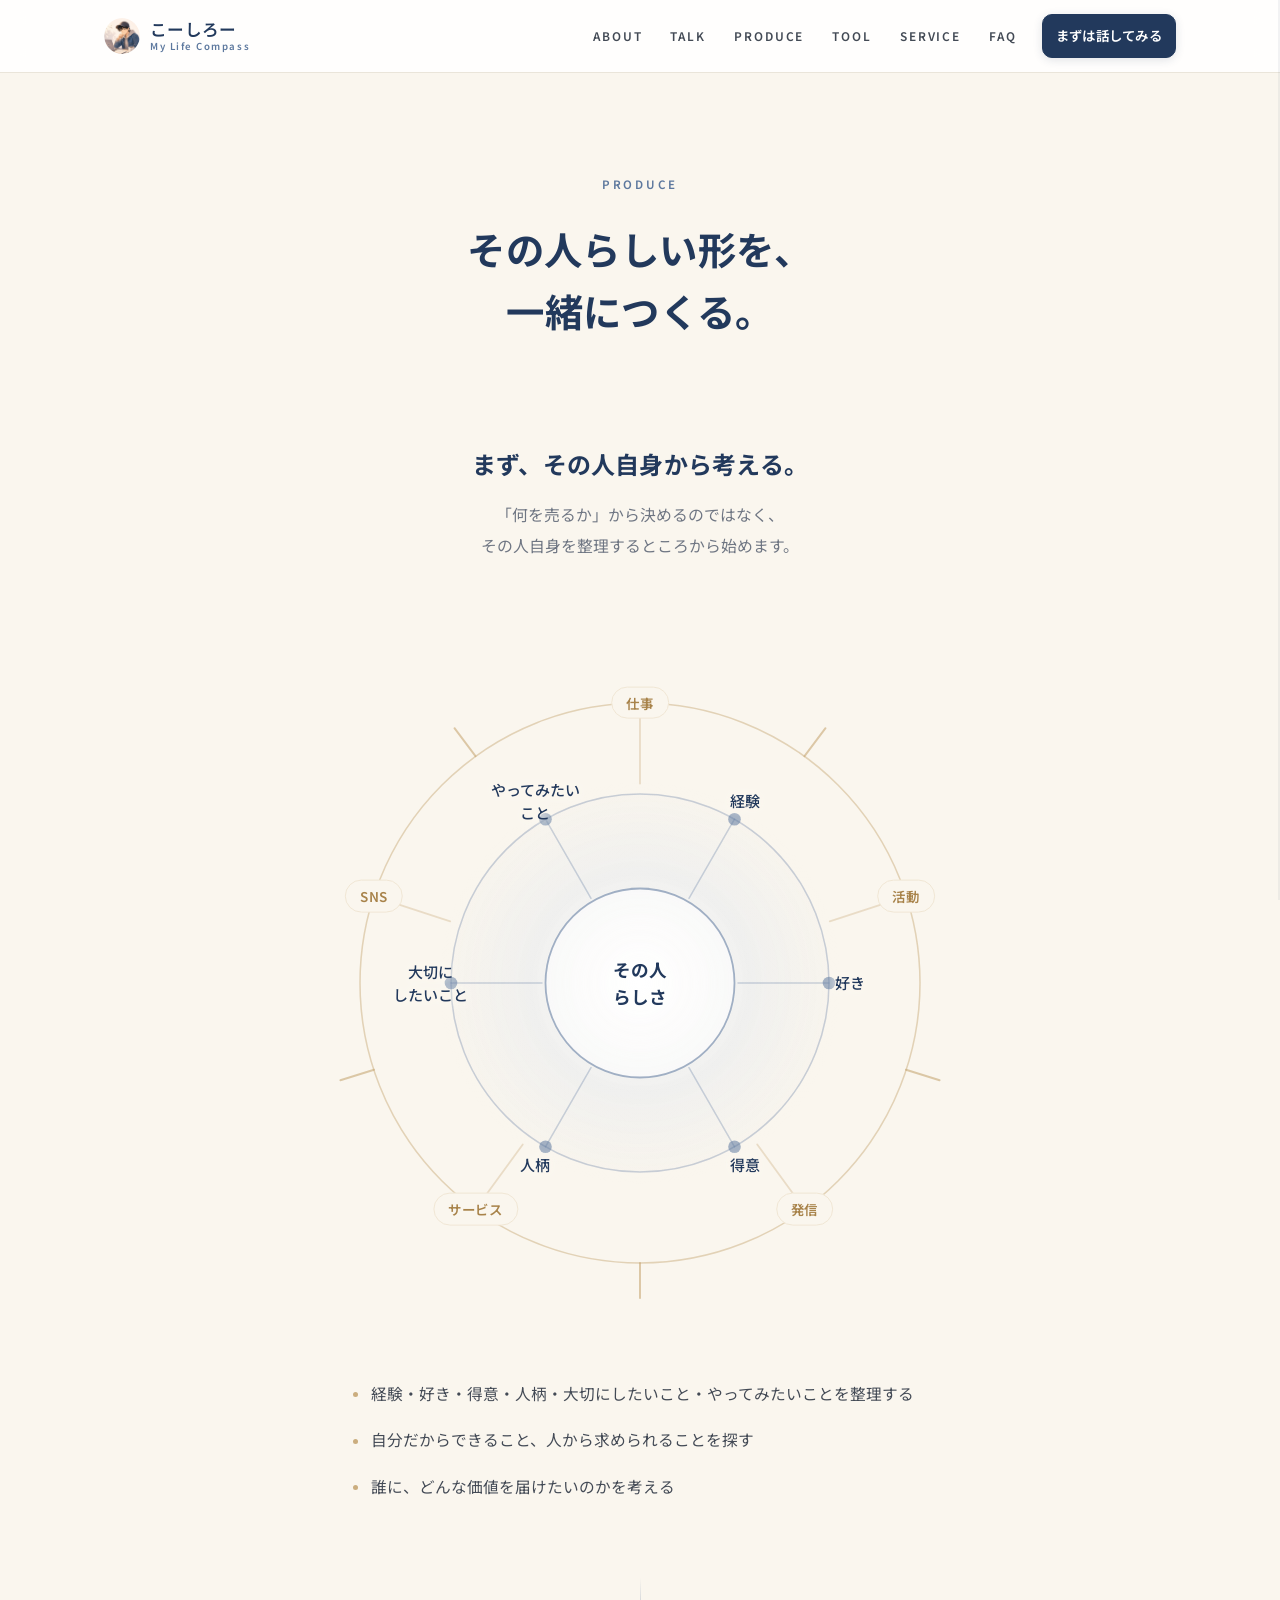
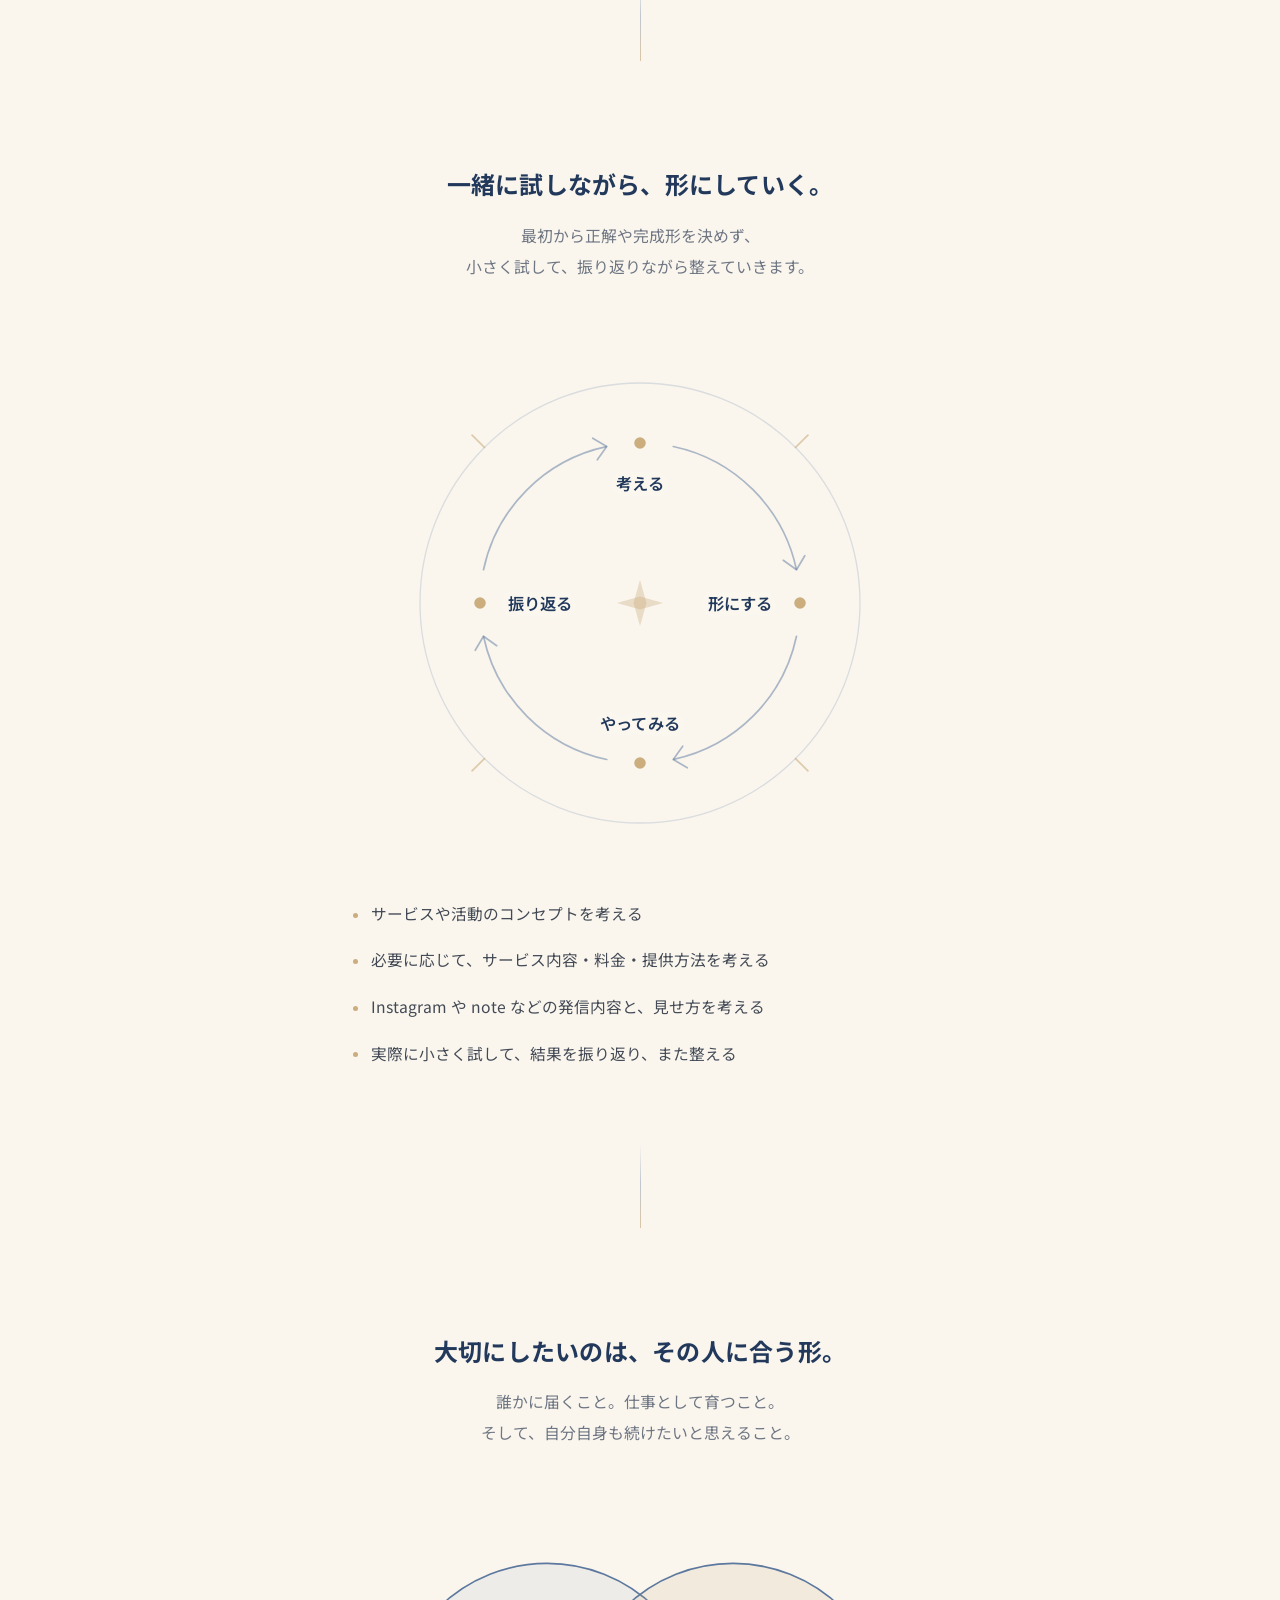
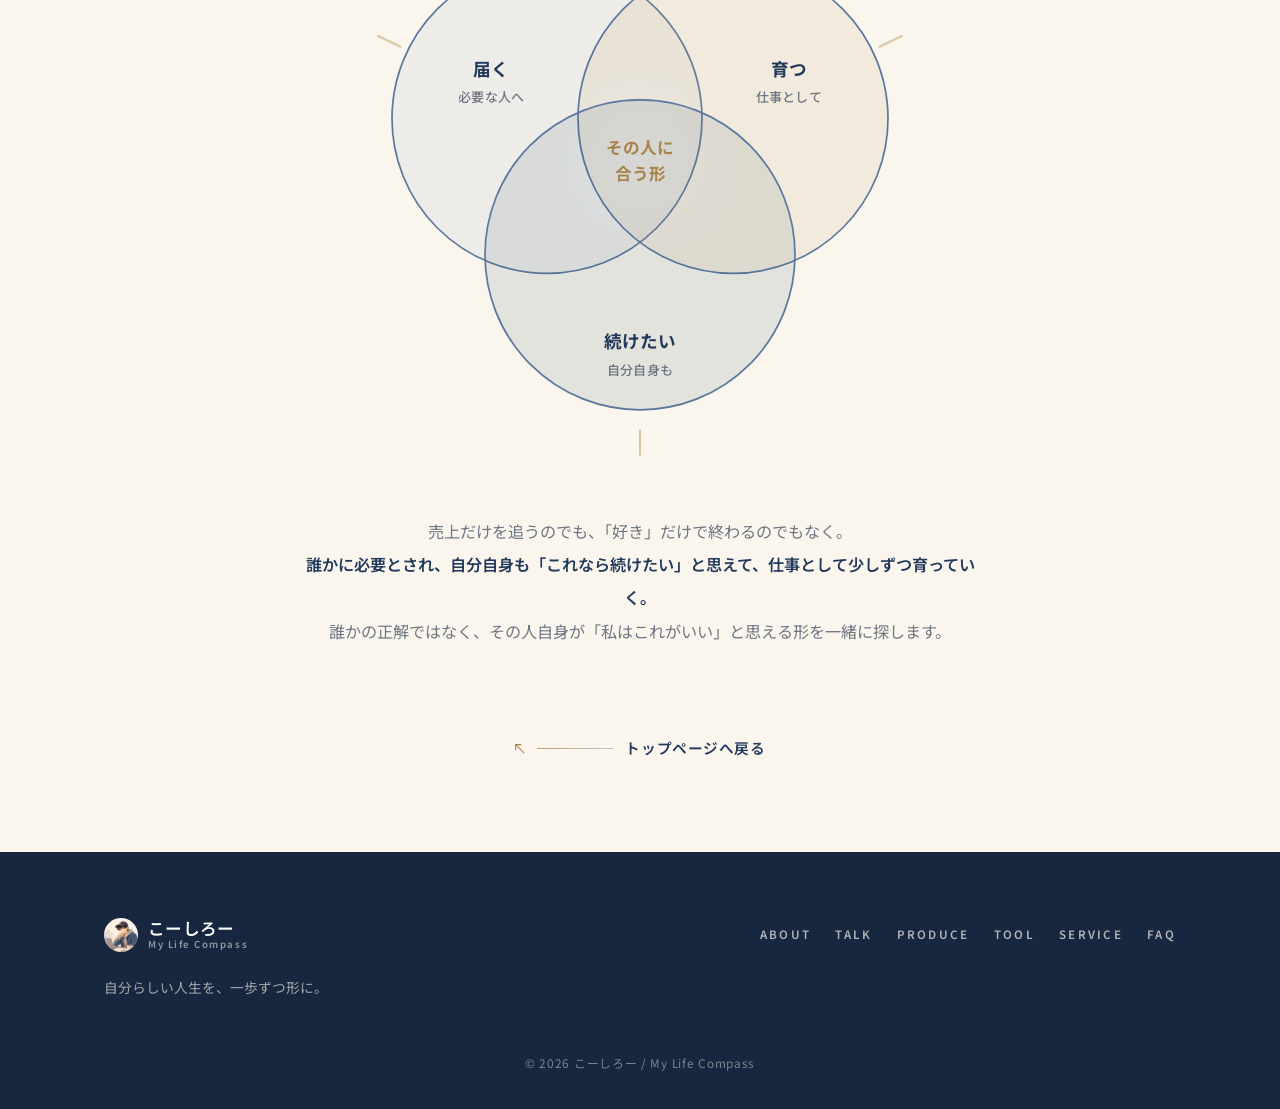
<file: produce.html>
<!DOCTYPE html>
<html lang="ja">
<head>
  <meta charset="UTF-8" />
  <meta name="viewport" content="width=device-width, initial-scale=1.0" />
  <title>PRODUCEについて｜こーしろー（My Life Compass）</title>
  <meta name="description" content="こーしろーのPRODUCE（3ヶ月伴走）で、何をもとに考え、どう進め、何を大切にするのか。その人自身の整理から、仕事・活動・発信の形にしていくまでの流れをまとめています。" />

  <!-- OGP（紹介用） -->
  <meta property="og:title" content="PRODUCEについて｜こーしろー（My Life Compass）" />
  <meta property="og:description" content="「何を売るか」からではなく、その人自身から考える。小さく試して、振り返りながら、その人に合う形へ育てていきます。" />
  <meta property="og:type" content="article" />
  <meta property="og:image" content="./assets/icon.png" />

  <link rel="icon" href="./assets/icon.png" />

  <link rel="preconnect" href="https://fonts.googleapis.com" />
  <link rel="preconnect" href="https://fonts.gstatic.com" crossorigin />
  <link href="https://fonts.googleapis.com/css2?family=Noto+Sans+JP:wght@400;500;600;700&display=swap" rel="stylesheet" />

  <link rel="stylesheet" href="styles.css" />

  <!-- JS が動く環境だけアニメーションの初期状態（非表示）を適用する -->
  <script>document.documentElement.classList.add("js");</script>
</head>
<body>

  <!-- スクロール進行度（PCのみ・画面右端の細いライン） -->
  <div class="progress-rail" aria-hidden="true"><span class="progress-bar" id="progressBar"></span></div>

  <!-- ============================================================
       ヘッダー
  ============================================================= -->
  <header class="site-header" id="siteHeader">
    <div class="container header-inner">
      <a class="brand" href="./index.html" aria-label="こーしろー トップへ">
        <img class="brand-mark" src="./assets/icon.png" alt="" width="36" height="36" decoding="async" />
        <span class="brand-text">
          <span class="brand-name">こーしろー</span>
          <span class="brand-activity">My Life Compass</span>
        </span>
      </a>

      <nav class="site-nav" id="siteNav" aria-label="メインナビゲーション">
        <a href="./index.html#about">ABOUT</a>
        <a href="./index.html#talk">TALK</a>
        <a href="./index.html#produce">PRODUCE</a>
        <a href="./index.html#tool">TOOL</a>
        <a href="./index.html#service">SERVICE</a>
        <a href="./index.html#faq">FAQ</a>
        <a href="#cta" data-line-cta class="btn btn-primary btn-sm nav-cta">まずは話してみる</a>
      </nav>

      <button class="nav-toggle" id="navToggle" aria-label="メニューを開く" aria-expanded="false">
        <span></span><span></span><span></span>
      </button>
    </div>
  </header>

  <main id="top">

    <!-- ============================================================
         PRODUCE DETAIL
    ============================================================= -->
    <section class="section-produce produce-detail">
      <div class="container container-narrow produce-detail-head">
        <p class="label reveal">PRODUCE</p>
        <h1 class="sec-title reveal">その人らしい形を、<br />一緒につくる。</h1>
      </div>

      <!-- ① まず、その人自身から考える -->
      <div class="container dia-flow">
        <div class="dia-block">
          <div class="dia-head reveal">
            <h3 class="dia-title">まず、その人自身から考える。</h3>
            <p class="dia-note">
              「何を売るか」から決めるのではなく、<br class="pc-only" />
              その人自身を整理するところから始めます。
            </p>
          </div>

          <div class="orbit reveal">
          <svg class="orbit-lines" viewBox="0 0 100 100" fill="none" aria-hidden="true">
            <defs>
              <radialGradient id="obZone" cx="50%" cy="50%" r="50%">
                <stop offset="0%"   stop-color="#5d789e" stop-opacity="0" />
                <stop offset="58%"  stop-color="#5d789e" stop-opacity=".075" />
                <stop offset="100%" stop-color="#5d789e" stop-opacity=".015" />
              </radialGradient>
            </defs>

            <circle class="ob-zone" cx="50" cy="50" r="27" />

            <line class="ob-link" x1="50" y1="21.5" x2="50" y2="11.5" pathLength="1" />
            <line class="ob-link" x1="77.11" y1="41.19" x2="86.62" y2="38.10" pathLength="1" />
            <line class="ob-link" x1="66.75" y1="73.06" x2="72.63" y2="81.14" pathLength="1" />
            <line class="ob-link" x1="33.25" y1="73.06" x2="27.37" y2="81.14" pathLength="1" />
            <line class="ob-link" x1="22.89" y1="41.19" x2="13.38" y2="38.10" pathLength="1" />

            <circle class="ob-ring" cx="50" cy="50" r="27" pathLength="1" />
            <circle class="ob-ring ob-ring-2" cx="50" cy="50" r="40" pathLength="1" />

            <line class="ob-spoke" x1="57" y1="37.9" x2="63.5" y2="26.6" pathLength="1" />
            <line class="ob-spoke" x1="64" y1="50" x2="77" y2="50" pathLength="1" />
            <line class="ob-spoke" x1="57" y1="62.1" x2="63.5" y2="73.4" pathLength="1" />
            <line class="ob-spoke" x1="43" y1="62.1" x2="36.5" y2="73.4" pathLength="1" />
            <line class="ob-spoke" x1="36" y1="50" x2="23" y2="50" pathLength="1" />
            <line class="ob-spoke" x1="43" y1="37.9" x2="36.5" y2="26.6" pathLength="1" />

            <line class="ob-out" x1="73.5" y1="17.6" x2="76.5" y2="13.6" pathLength="1" />
            <line class="ob-out" x1="88" y1="62.4" x2="92.8" y2="63.9" pathLength="1" />
            <line class="ob-out" x1="50" y1="90" x2="50" y2="95" pathLength="1" />
            <line class="ob-out" x1="12" y1="62.4" x2="7.2" y2="63.9" pathLength="1" />
            <line class="ob-out" x1="26.5" y1="17.6" x2="23.5" y2="13.6" pathLength="1" />

            <circle class="ob-core" cx="50" cy="50" r="13.5" pathLength="1" />

            <circle class="ob-dot" cx="63.5" cy="26.6" r="0.9" />
            <circle class="ob-dot" cx="77" cy="50" r="0.9" />
            <circle class="ob-dot" cx="63.5" cy="73.4" r="0.9" />
            <circle class="ob-dot" cx="36.5" cy="73.4" r="0.9" />
            <circle class="ob-dot" cx="23" cy="50" r="0.9" />
            <circle class="ob-dot" cx="36.5" cy="26.6" r="0.9" />
          </svg>

          <p class="orbit-core">その人<br />らしさ</p>

          <span class="orbit-item" style="--x:65%; --y:24%;   --xs:63.75%; --ys:26.2%">経験</span>
          <span class="orbit-item" style="--x:80%; --y:50%;   --xs:77.5%;  --ys:50%">好き</span>
          <span class="orbit-item" style="--x:65%; --y:76%;   --xs:63.75%; --ys:73.8%">得意</span>
          <span class="orbit-item" style="--x:35%; --y:76%;   --xs:36.25%; --ys:73.8%">人柄</span>
          <span class="orbit-item" style="--x:20%; --y:50%;   --xs:22.5%;  --ys:50%">大切に<br />したいこと</span>
          <span class="orbit-item" style="--x:35%; --y:24%;   --xs:36.25%; --ys:26.2%">やってみたい<br />こと</span>

          <span class="orbit-form" style="--x:50%;   --y:10%;   --xs:50%;   --ys:13%">仕事</span>
          <span class="orbit-form" style="--x:88%;   --y:37.6%; --xs:85.2%; --ys:38.6%">活動</span>
          <span class="orbit-form" style="--x:73.5%; --y:82.4%; --xs:71.8%; --ys:79.9%">発信</span>
          <span class="orbit-form" style="--x:26.5%; --y:82.4%; --xs:28.2%; --ys:79.9%">サービス</span>
          <span class="orbit-form" style="--x:12%;   --y:37.6%; --xs:14.8%; --ys:38.6%">SNS</span>
          </div>

          <ul class="qlist dia-list reveal">
            <li>経験・好き・得意・人柄・大切にしたいこと・やってみたいことを整理する</li>
            <li>自分だからできること、人から求められることを探す</li>
            <li>誰に、どんな価値を届けたいのかを考える</li>
          </ul>
        </div>

        <span class="dia-link" aria-hidden="true"></span>

        <!-- ② 一緒に試しながら、形にしていく -->
        <div class="dia-block">
          <div class="dia-head reveal">
            <h3 class="dia-title">一緒に試しながら、形にしていく。</h3>
            <p class="dia-note">
              最初から正解や完成形を決めず、<br class="pc-only" />
              小さく試して、振り返りながら整えていきます。
            </p>
          </div>

          <div class="cycle reveal">
            <svg class="cycle-lines" viewBox="0 0 100 100" fill="none" aria-hidden="true">
              <circle class="cy-outer" cx="50" cy="50" r="44" pathLength="1" />

              <line class="cy-tick" x1="81.11" y1="18.89" x2="83.59" y2="16.41" pathLength="1" />
              <line class="cy-tick" x1="81.11" y1="81.11" x2="83.59" y2="83.59" pathLength="1" />
              <line class="cy-tick" x1="18.89" y1="81.11" x2="16.41" y2="83.59" pathLength="1" />
              <line class="cy-tick" x1="18.89" y1="18.89" x2="16.41" y2="16.41" pathLength="1" />

              <path class="cy-arc cy-arc-1" d="M56.65 18.70 A32 32 0 0 1 81.30 43.35" pathLength="1" />
              <path class="cy-arc cy-arc-2" d="M81.30 56.65 A32 32 0 0 1 56.65 81.30" pathLength="1" />
              <path class="cy-arc cy-arc-3" d="M43.35 81.30 A32 32 0 0 1 18.70 56.65" pathLength="1" />
              <path class="cy-arc cy-arc-4" d="M18.70 43.35 A32 32 0 0 1 43.35 18.70" pathLength="1" />

              <path class="cy-head cy-head-1" d="M-2.4 -2.2 L0 0 L-2.4 2.2" transform="translate(81.30 43.35) rotate(78)" />
              <path class="cy-head cy-head-2" d="M-2.4 -2.2 L0 0 L-2.4 2.2" transform="translate(56.65 81.30) rotate(168)" />
              <path class="cy-head cy-head-3" d="M-2.4 -2.2 L0 0 L-2.4 2.2" transform="translate(18.70 56.65) rotate(258)" />
              <path class="cy-head cy-head-4" d="M-2.4 -2.2 L0 0 L-2.4 2.2" transform="translate(43.35 18.70) rotate(348)" />

              <circle class="cy-dot cy-dot-1" cx="50" cy="18" r="1.15" />
              <circle class="cy-dot cy-dot-2" cx="82" cy="50" r="1.15" />
              <circle class="cy-dot cy-dot-3" cx="50" cy="82" r="1.15" />
              <circle class="cy-dot cy-dot-4" cx="18" cy="50" r="1.15" />

              <path class="cy-star" d="M50 45.4 L51.3 50 L50 54.6 L48.7 50 Z" />
              <path class="cy-star" d="M45.4 50 L50 48.7 L54.6 50 L50 51.3 Z" />
            </svg>

            <span class="cycle-node" data-pos="top">考える</span>
            <span class="cycle-node" data-pos="right">形にする</span>
            <span class="cycle-node" data-pos="bottom">やってみる</span>
            <span class="cycle-node" data-pos="left">振り返る</span>
          </div>

          <ul class="qlist dia-list reveal">
            <li>サービスや活動のコンセプトを考える</li>
            <li>必要に応じて、サービス内容・料金・提供方法を考える</li>
            <li>Instagram や note などの発信内容と、見せ方を考える</li>
            <li>実際に小さく試して、結果を振り返り、また整える</li>
          </ul>
        </div>

        <span class="dia-link" aria-hidden="true"></span>

        <!-- ③ 大切にしたいのは、その人に合う形 -->
        <div class="dia-block">
          <div class="dia-head reveal">
            <h3 class="dia-title">大切にしたいのは、その人に合う形。</h3>
            <p class="dia-note">
              誰かに届くこと。仕事として育つこと。<br class="pc-only" />
              そして、自分自身も続けたいと思えること。
            </p>
          </div>

          <div class="venn reveal">
            <svg class="venn-lines" viewBox="0 0 100 88" fill="none" aria-hidden="true">
              <circle class="vn-c vn-a" cx="35" cy="32" r="25" pathLength="1" />
              <circle class="vn-c vn-b" cx="65" cy="32" r="25" pathLength="1" />
              <circle class="vn-c vn-c3" cx="50" cy="54" r="25" pathLength="1" />

              <line class="vn-tick" x1="11.35" y1="20.45" x2="7.76" y2="18.70" pathLength="1" />
              <line class="vn-tick" x1="88.65" y1="20.45" x2="92.24" y2="18.70" pathLength="1" />
              <line class="vn-tick" x1="50" y1="82.30" x2="50" y2="86.30" pathLength="1" />
            </svg>

            <span class="venn-label" style="--x:26%; --y:29.5%">届く<em>必要な人へ</em></span>
            <span class="venn-label" style="--x:74%; --y:29.5%">育つ<em>仕事として</em></span>
            <span class="venn-label" style="--x:50%; --y:79.5%">続けたい<em>自分自身も</em></span>
            <span class="venn-core">その人に<br />合う形</span>
          </div>

          <p class="dia-close reveal">
            売上だけを追うのでも、「好き」だけで終わるのでもなく。<br class="pc-only" />
            <strong>誰かに必要とされ、自分自身も「これなら続けたい」と思えて、仕事として少しずつ育っていく。</strong><br class="pc-only" />
            誰かの正解ではなく、その人自身が「私はこれがいい」と思える形を一緒に探します。
          </p>
        </div>
      </div>

      <div class="container container-narrow">
        <p class="more-wrap more-wrap-back">
          <a class="more-link more-link-back" href="./index.html#produce">
            <svg class="more-arrow" viewBox="0 0 12 12" aria-hidden="true">
              <line x1="10.6" y1="10.6" x2="1.8" y2="1.8" />
              <polyline points="1.8 7.4 1.8 1.8 7.4 1.8" />
            </svg>
            <span class="more-rule" aria-hidden="true"></span>
            <span class="more-text">トップページへ戻る</span>
          </a>
        </p>
      </div>
    </section>

  </main>

  <!-- ============================================================
       フッター
  ============================================================= -->
  <footer class="site-footer">
    <div class="container footer-inner">
      <div class="footer-brand">
        <a class="brand" href="./index.html">
          <img class="brand-mark" src="./assets/icon.png" alt="" width="34" height="34" loading="lazy" decoding="async" />
          <span class="brand-text">
            <span class="brand-name">こーしろー</span>
            <span class="brand-activity">My Life Compass</span>
          </span>
        </a>
        <p class="footer-tagline">自分らしい人生を、一歩ずつ形に。</p>
      </div>
      <nav class="footer-nav" aria-label="フッターナビゲーション">
        <a href="./index.html#about">ABOUT</a>
        <a href="./index.html#talk">TALK</a>
        <a href="./index.html#produce">PRODUCE</a>
        <a href="./index.html#tool">TOOL</a>
        <a href="./index.html#service">SERVICE</a>
        <a href="./index.html#faq">FAQ</a>
      </nav>
    </div>
    <p class="footer-copy">© 2026 こーしろー / My Life Compass</p>
  </footer>

  <script src="script.js"></script>
</body>
</html>
</file>
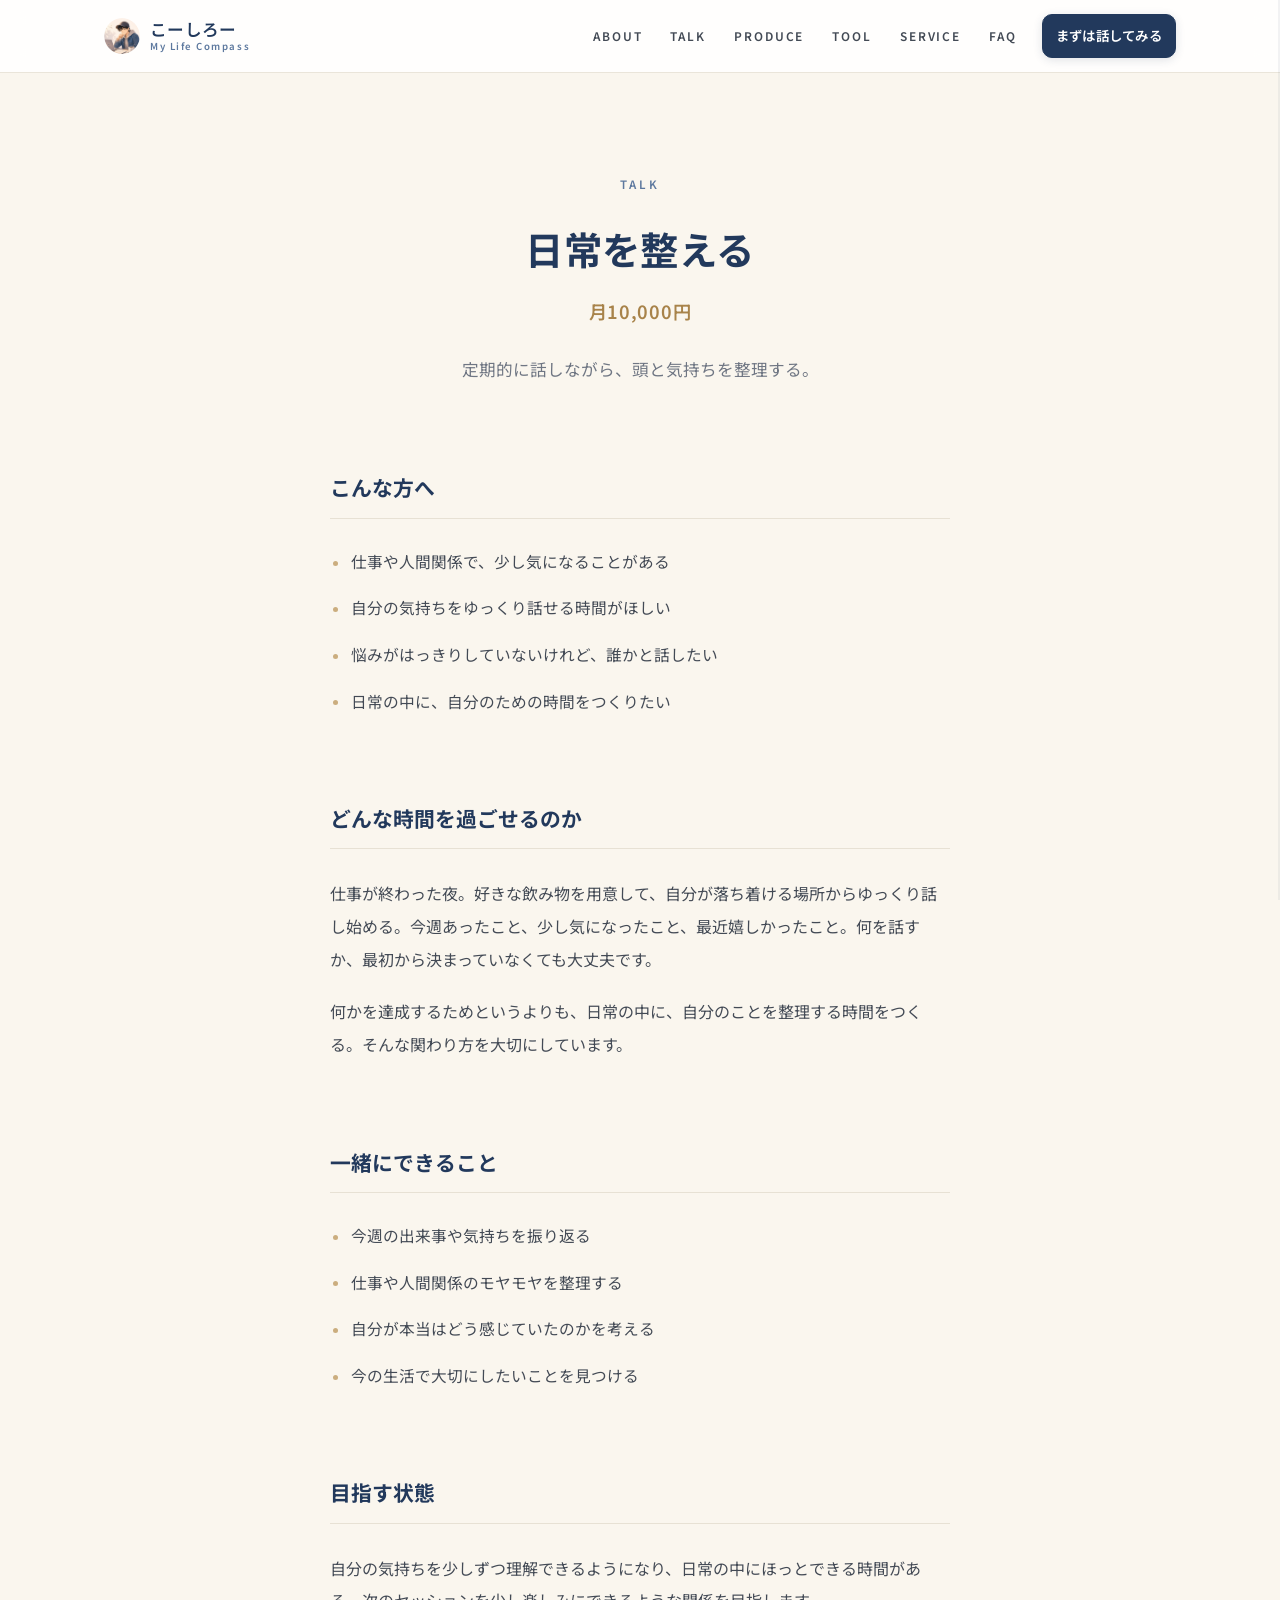
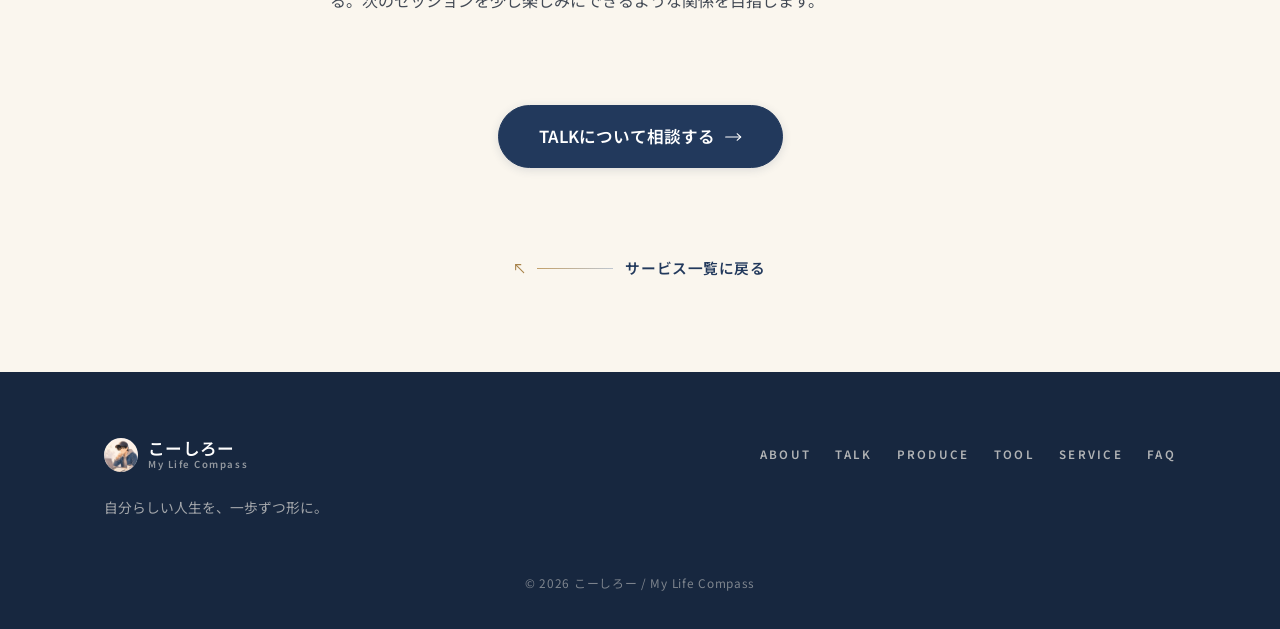
<file: service-daily.html>
<!DOCTYPE html>
<html lang="ja">
<head>
  <meta charset="UTF-8" />
  <meta name="viewport" content="width=device-width, initial-scale=1.0" />
  <title>日常を整える｜こーしろー（My Life Compass）</title>
  <meta name="description" content="こーしろーのTALK（月10,000円）。定期的に話しながら、頭と気持ちを整理する時間について。" />

  <!-- OGP（紹介用） -->
  <meta property="og:title" content="日常を整える｜こーしろー（My Life Compass）" />
  <meta property="og:description" content="定期的に話しながら、頭と気持ちを整理する。" />
  <meta property="og:type" content="article" />
  <meta property="og:image" content="./assets/icon.png" />

  <link rel="icon" href="./assets/icon.png" />

  <link rel="preconnect" href="https://fonts.googleapis.com" />
  <link rel="preconnect" href="https://fonts.gstatic.com" crossorigin />
  <link href="https://fonts.googleapis.com/css2?family=Noto+Sans+JP:wght@400;500;600;700&display=swap" rel="stylesheet" />

  <link rel="stylesheet" href="styles.css" />

  <!-- JS が動く環境だけアニメーションの初期状態（非表示）を適用する -->
  <script>document.documentElement.classList.add("js");</script>
</head>
<body>

  <!-- スクロール進行度（PCのみ・画面右端の細いライン） -->
  <div class="progress-rail" aria-hidden="true"><span class="progress-bar" id="progressBar"></span></div>

  <!-- ============================================================
       ヘッダー
  ============================================================= -->
  <header class="site-header" id="siteHeader">
    <div class="container header-inner">
      <a class="brand" href="./index.html" aria-label="こーしろー トップへ">
        <img class="brand-mark" src="./assets/icon.png" alt="" width="36" height="36" decoding="async" />
        <span class="brand-text">
          <span class="brand-name">こーしろー</span>
          <span class="brand-activity">My Life Compass</span>
        </span>
      </a>

      <nav class="site-nav" id="siteNav" aria-label="メインナビゲーション">
        <a href="./index.html#about">ABOUT</a>
        <a href="./index.html#talk">TALK</a>
        <a href="./index.html#produce">PRODUCE</a>
        <a href="./index.html#tool">TOOL</a>
        <a href="./index.html#service">SERVICE</a>
        <a href="./index.html#faq">FAQ</a>
        <a href="#cta" data-line-cta class="btn btn-primary btn-sm nav-cta">まずは話してみる</a>
      </nav>

      <button class="nav-toggle" id="navToggle" aria-label="メニューを開く" aria-expanded="false">
        <span></span><span></span><span></span>
      </button>
    </div>
  </header>

  <main id="top">

    <!-- ============================================================
         SERVICE DETAIL
    ============================================================= -->
    <section class="section-produce produce-detail svd">
      <div class="container container-narrow">
        <div class="produce-detail-head">
          <p class="label reveal">TALK</p>
          <h1 class="sec-title reveal">日常を整える</h1>
          <p class="svd-price reveal">月10,000円</p>
          <p class="sec-note reveal">定期的に話しながら、頭と気持ちを整理する。</p>
        </div>

        <div class="svd-block">
          <h2 class="svd-title reveal">こんな方へ</h2>
          <ul class="qlist svd-list reveal">
            <li>仕事や人間関係で、少し気になることがある</li>
            <li>自分の気持ちをゆっくり話せる時間がほしい</li>
            <li>悩みがはっきりしていないけれど、誰かと話したい</li>
            <li>日常の中に、自分のための時間をつくりたい</li>
          </ul>
        </div>

        <div class="svd-block">
          <h2 class="svd-title reveal">どんな時間を過ごせるのか</h2>
          <p class="svd-text reveal">仕事が終わった夜。好きな飲み物を用意して、自分が落ち着ける場所からゆっくり話し始める。今週あったこと、少し気になったこと、最近嬉しかったこと。何を話すか、最初から決まっていなくても大丈夫です。</p>
          <p class="svd-text reveal">何かを達成するためというよりも、日常の中に、自分のことを整理する時間をつくる。そんな関わり方を大切にしています。</p>
        </div>

        <div class="svd-block">
          <h2 class="svd-title reveal">一緒にできること</h2>
          <ul class="qlist svd-list reveal">
            <li>今週の出来事や気持ちを振り返る</li>
            <li>仕事や人間関係のモヤモヤを整理する</li>
            <li>自分が本当はどう感じていたのかを考える</li>
            <li>今の生活で大切にしたいことを見つける</li>
          </ul>
        </div>

        <div class="svd-block">
          <h2 class="svd-title reveal">目指す状態</h2>
          <p class="svd-text reveal">自分の気持ちを少しずつ理解できるようになり、日常の中にほっとできる時間がある。次のセッションを少し楽しみにできるような関係を目指します。</p>
        </div>

        <p class="svd-cta reveal"><a href="#cta" data-line-cta class="btn btn-primary btn-lg btn-arrow">TALKについて相談する</a></p>

        <p class="more-wrap more-wrap-back">
          <a class="more-link more-link-back" href="./index.html#service">
            <svg class="more-arrow" viewBox="0 0 12 12" aria-hidden="true">
              <line x1="10.6" y1="10.6" x2="1.8" y2="1.8" />
              <polyline points="1.8 7.4 1.8 1.8 7.4 1.8" />
            </svg>
            <span class="more-rule" aria-hidden="true"></span>
            <span class="more-text">サービス一覧に戻る</span>
          </a>
        </p>
      </div>
    </section>

  </main>

  <!-- ============================================================
       フッター
  ============================================================= -->
  <footer class="site-footer">
    <div class="container footer-inner">
      <div class="footer-brand">
        <a class="brand" href="./index.html">
          <img class="brand-mark" src="./assets/icon.png" alt="" width="34" height="34" loading="lazy" decoding="async" />
          <span class="brand-text">
            <span class="brand-name">こーしろー</span>
            <span class="brand-activity">My Life Compass</span>
          </span>
        </a>
        <p class="footer-tagline">自分らしい人生を、一歩ずつ形に。</p>
      </div>
      <nav class="footer-nav" aria-label="フッターナビゲーション">
        <a href="./index.html#about">ABOUT</a>
        <a href="./index.html#talk">TALK</a>
        <a href="./index.html#produce">PRODUCE</a>
        <a href="./index.html#tool">TOOL</a>
        <a href="./index.html#service">SERVICE</a>
        <a href="./index.html#faq">FAQ</a>
      </nav>
    </div>
    <p class="footer-copy">© 2026 こーしろー / My Life Compass</p>
  </footer>

  <script src="script.js"></script>
</body>
</html>
</file>
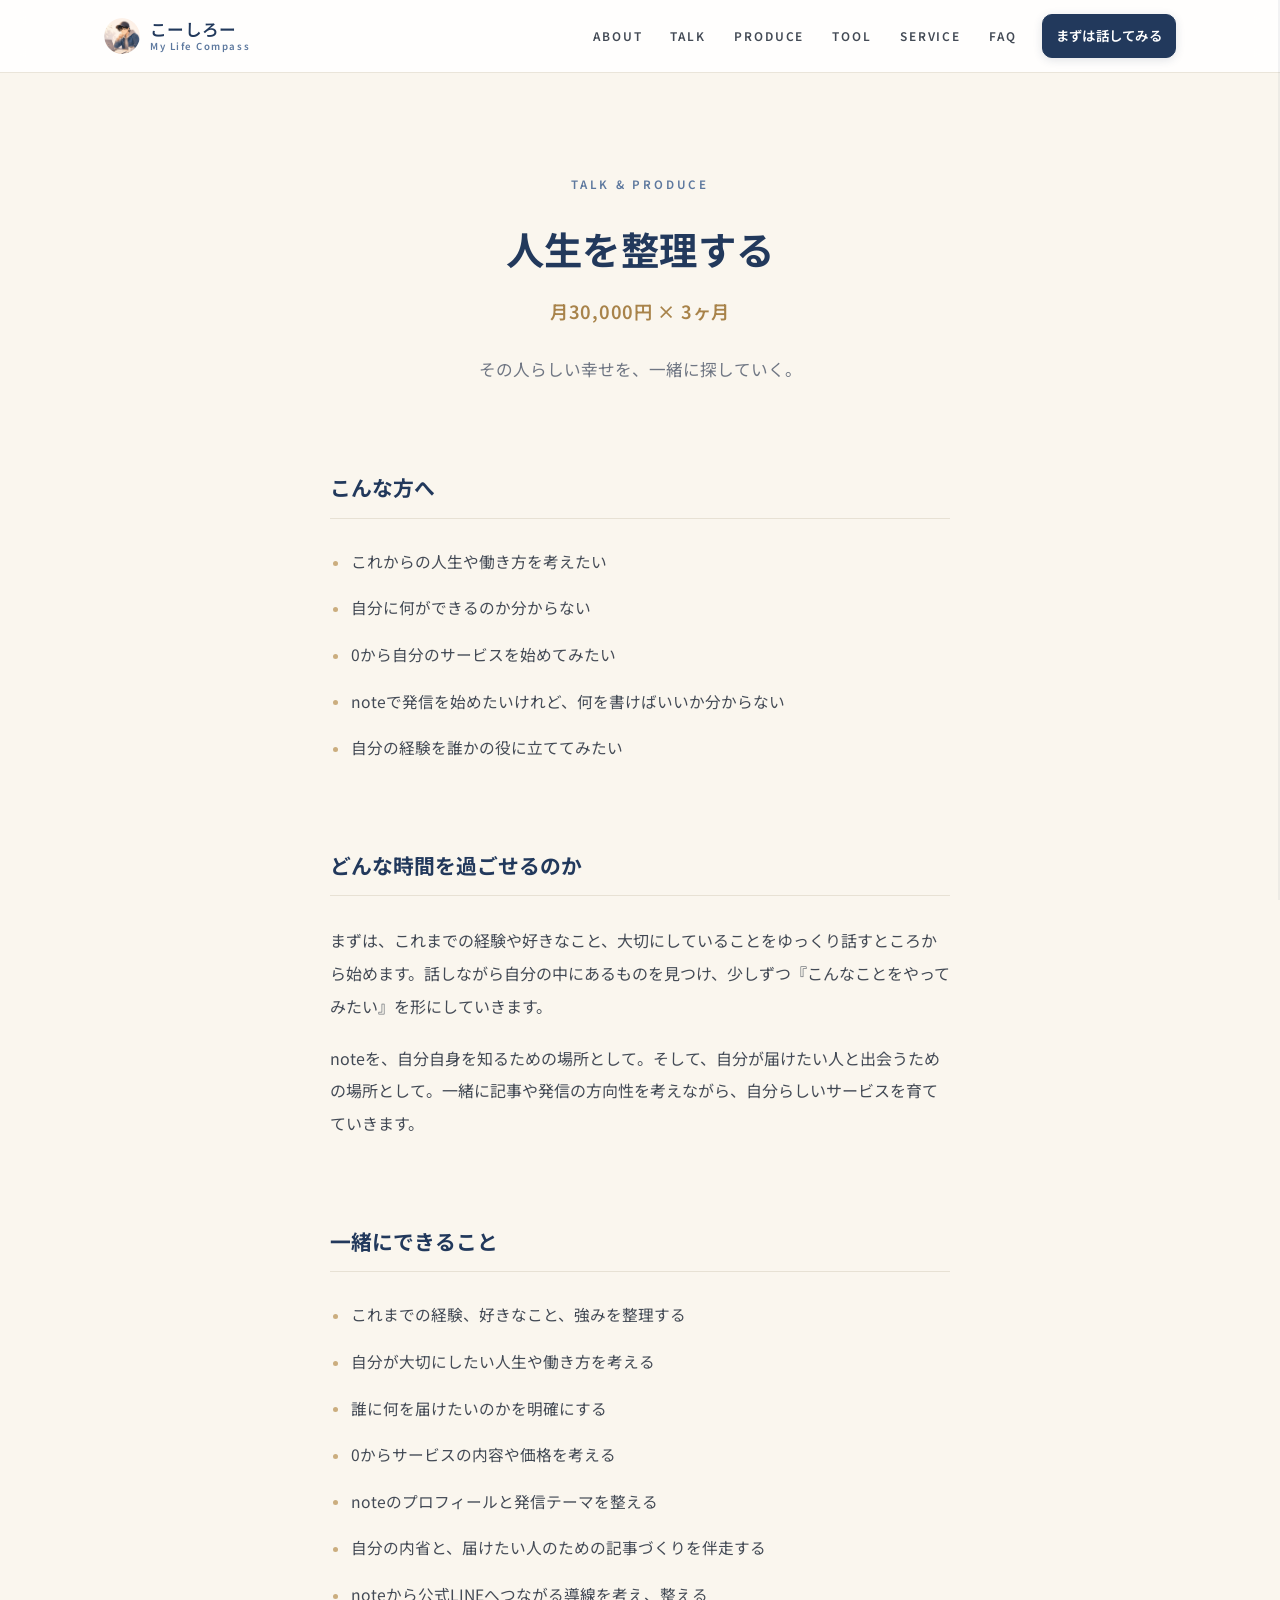
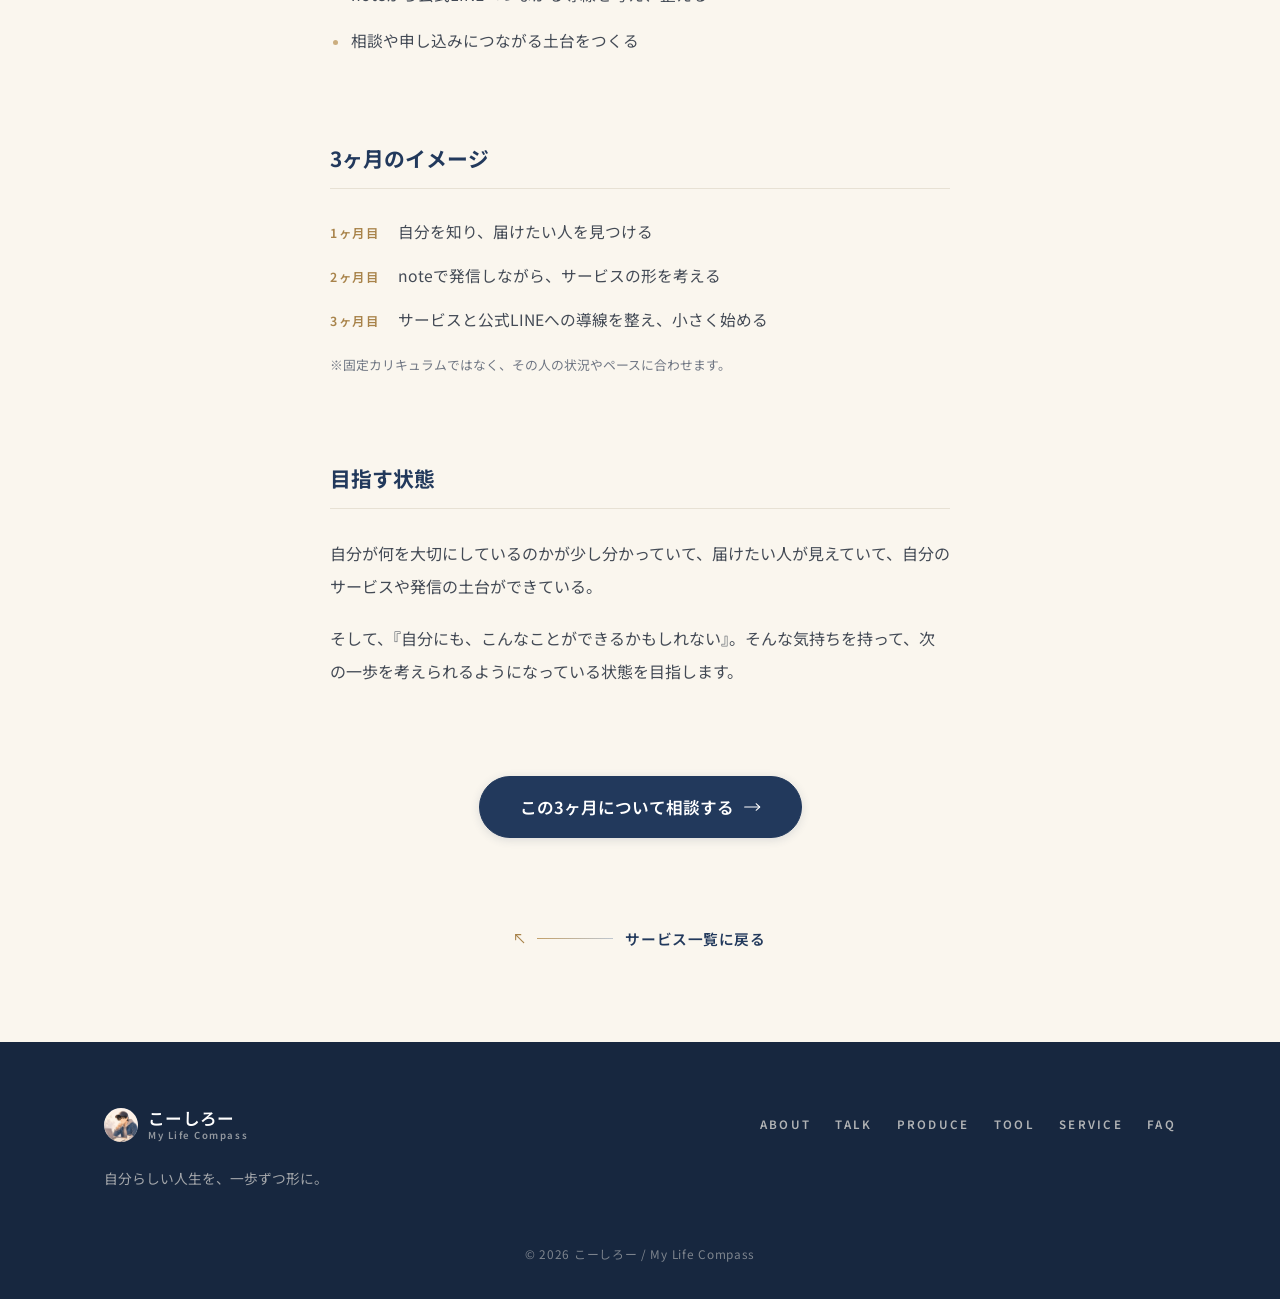
<file: service-life.html>
<!DOCTYPE html>
<html lang="ja">
<head>
  <meta charset="UTF-8" />
  <meta name="viewport" content="width=device-width, initial-scale=1.0" />
  <title>人生を整理する｜こーしろー（My Life Compass）</title>
  <meta name="description" content="こーしろーのTALK &amp; PRODUCE（3ヶ月）。その人らしい幸せを、一緒に探していく時間について。" />

  <!-- OGP（紹介用） -->
  <meta property="og:title" content="人生を整理する｜こーしろー（My Life Compass）" />
  <meta property="og:description" content="その人らしい幸せを、一緒に探していく。" />
  <meta property="og:type" content="article" />
  <meta property="og:image" content="./assets/icon.png" />

  <link rel="icon" href="./assets/icon.png" />

  <link rel="preconnect" href="https://fonts.googleapis.com" />
  <link rel="preconnect" href="https://fonts.gstatic.com" crossorigin />
  <link href="https://fonts.googleapis.com/css2?family=Noto+Sans+JP:wght@400;500;600;700&display=swap" rel="stylesheet" />

  <link rel="stylesheet" href="styles.css" />

  <!-- JS が動く環境だけアニメーションの初期状態（非表示）を適用する -->
  <script>document.documentElement.classList.add("js");</script>
</head>
<body>

  <!-- スクロール進行度（PCのみ・画面右端の細いライン） -->
  <div class="progress-rail" aria-hidden="true"><span class="progress-bar" id="progressBar"></span></div>

  <!-- ============================================================
       ヘッダー
  ============================================================= -->
  <header class="site-header" id="siteHeader">
    <div class="container header-inner">
      <a class="brand" href="./index.html" aria-label="こーしろー トップへ">
        <img class="brand-mark" src="./assets/icon.png" alt="" width="36" height="36" decoding="async" />
        <span class="brand-text">
          <span class="brand-name">こーしろー</span>
          <span class="brand-activity">My Life Compass</span>
        </span>
      </a>

      <nav class="site-nav" id="siteNav" aria-label="メインナビゲーション">
        <a href="./index.html#about">ABOUT</a>
        <a href="./index.html#talk">TALK</a>
        <a href="./index.html#produce">PRODUCE</a>
        <a href="./index.html#tool">TOOL</a>
        <a href="./index.html#service">SERVICE</a>
        <a href="./index.html#faq">FAQ</a>
        <a href="#cta" data-line-cta class="btn btn-primary btn-sm nav-cta">まずは話してみる</a>
      </nav>

      <button class="nav-toggle" id="navToggle" aria-label="メニューを開く" aria-expanded="false">
        <span></span><span></span><span></span>
      </button>
    </div>
  </header>

  <main id="top">

    <!-- ============================================================
         SERVICE DETAIL
    ============================================================= -->
    <section class="section-produce produce-detail svd">
      <div class="container container-narrow">
        <div class="produce-detail-head">
          <p class="label reveal">TALK &amp; PRODUCE</p>
          <h1 class="sec-title reveal">人生を整理する</h1>
          <p class="svd-price reveal">月30,000円 × 3ヶ月</p>
          <p class="sec-note reveal">その人らしい幸せを、一緒に探していく。</p>
        </div>

        <div class="svd-block">
          <h2 class="svd-title reveal">こんな方へ</h2>
          <ul class="qlist svd-list reveal">
            <li>これからの人生や働き方を考えたい</li>
            <li>自分に何ができるのか分からない</li>
            <li>0から自分のサービスを始めてみたい</li>
            <li>noteで発信を始めたいけれど、何を書けばいいか分からない</li>
            <li>自分の経験を誰かの役に立ててみたい</li>
          </ul>
        </div>

        <div class="svd-block">
          <h2 class="svd-title reveal">どんな時間を過ごせるのか</h2>
          <p class="svd-text reveal">まずは、これまでの経験や好きなこと、大切にしていることをゆっくり話すところから始めます。話しながら自分の中にあるものを見つけ、少しずつ『こんなことをやってみたい』を形にしていきます。</p>
          <p class="svd-text reveal">noteを、自分自身を知るための場所として。そして、自分が届けたい人と出会うための場所として。一緒に記事や発信の方向性を考えながら、自分らしいサービスを育てていきます。</p>
        </div>

        <div class="svd-block">
          <h2 class="svd-title reveal">一緒にできること</h2>
          <ul class="qlist svd-list reveal">
            <li>これまでの経験、好きなこと、強みを整理する</li>
            <li>自分が大切にしたい人生や働き方を考える</li>
            <li>誰に何を届けたいのかを明確にする</li>
            <li>0からサービスの内容や価格を考える</li>
            <li>noteのプロフィールと発信テーマを整える</li>
            <li>自分の内省と、届けたい人のための記事づくりを伴走する</li>
            <li>noteから公式LINEへつながる導線を考え、整える</li>
            <li>相談や申し込みにつながる土台をつくる</li>
          </ul>
        </div>

        <div class="svd-block">
          <h2 class="svd-title reveal">3ヶ月のイメージ</h2>
          <ol class="svd-steps reveal">
            <li><span class="svd-month">1ヶ月目</span><span class="svd-step">自分を知り、届けたい人を見つける</span></li>
            <li><span class="svd-month">2ヶ月目</span><span class="svd-step">noteで発信しながら、サービスの形を考える</span></li>
            <li><span class="svd-month">3ヶ月目</span><span class="svd-step">サービスと公式LINEへの導線を整え、小さく始める</span></li>
          </ol>
          <p class="svd-small reveal">※固定カリキュラムではなく、その人の状況やペースに合わせます。</p>
        </div>

        <div class="svd-block">
          <h2 class="svd-title reveal">目指す状態</h2>
          <p class="svd-text reveal">自分が何を大切にしているのかが少し分かっていて、届けたい人が見えていて、自分のサービスや発信の土台ができている。</p>
          <p class="svd-text reveal">そして、『自分にも、こんなことができるかもしれない』。そんな気持ちを持って、次の一歩を考えられるようになっている状態を目指します。</p>
        </div>

        <p class="svd-cta reveal"><a href="#cta" data-line-cta class="btn btn-primary btn-lg btn-arrow">この3ヶ月について相談する</a></p>

        <p class="more-wrap more-wrap-back">
          <a class="more-link more-link-back" href="./index.html#service">
            <svg class="more-arrow" viewBox="0 0 12 12" aria-hidden="true">
              <line x1="10.6" y1="10.6" x2="1.8" y2="1.8" />
              <polyline points="1.8 7.4 1.8 1.8 7.4 1.8" />
            </svg>
            <span class="more-rule" aria-hidden="true"></span>
            <span class="more-text">サービス一覧に戻る</span>
          </a>
        </p>
      </div>
    </section>

  </main>

  <!-- ============================================================
       フッター
  ============================================================= -->
  <footer class="site-footer">
    <div class="container footer-inner">
      <div class="footer-brand">
        <a class="brand" href="./index.html">
          <img class="brand-mark" src="./assets/icon.png" alt="" width="34" height="34" loading="lazy" decoding="async" />
          <span class="brand-text">
            <span class="brand-name">こーしろー</span>
            <span class="brand-activity">My Life Compass</span>
          </span>
        </a>
        <p class="footer-tagline">自分らしい人生を、一歩ずつ形に。</p>
      </div>
      <nav class="footer-nav" aria-label="フッターナビゲーション">
        <a href="./index.html#about">ABOUT</a>
        <a href="./index.html#talk">TALK</a>
        <a href="./index.html#produce">PRODUCE</a>
        <a href="./index.html#tool">TOOL</a>
        <a href="./index.html#service">SERVICE</a>
        <a href="./index.html#faq">FAQ</a>
      </nav>
    </div>
    <p class="footer-copy">© 2026 こーしろー / My Life Compass</p>
  </footer>

  <script src="script.js"></script>
</body>
</html>
</file>
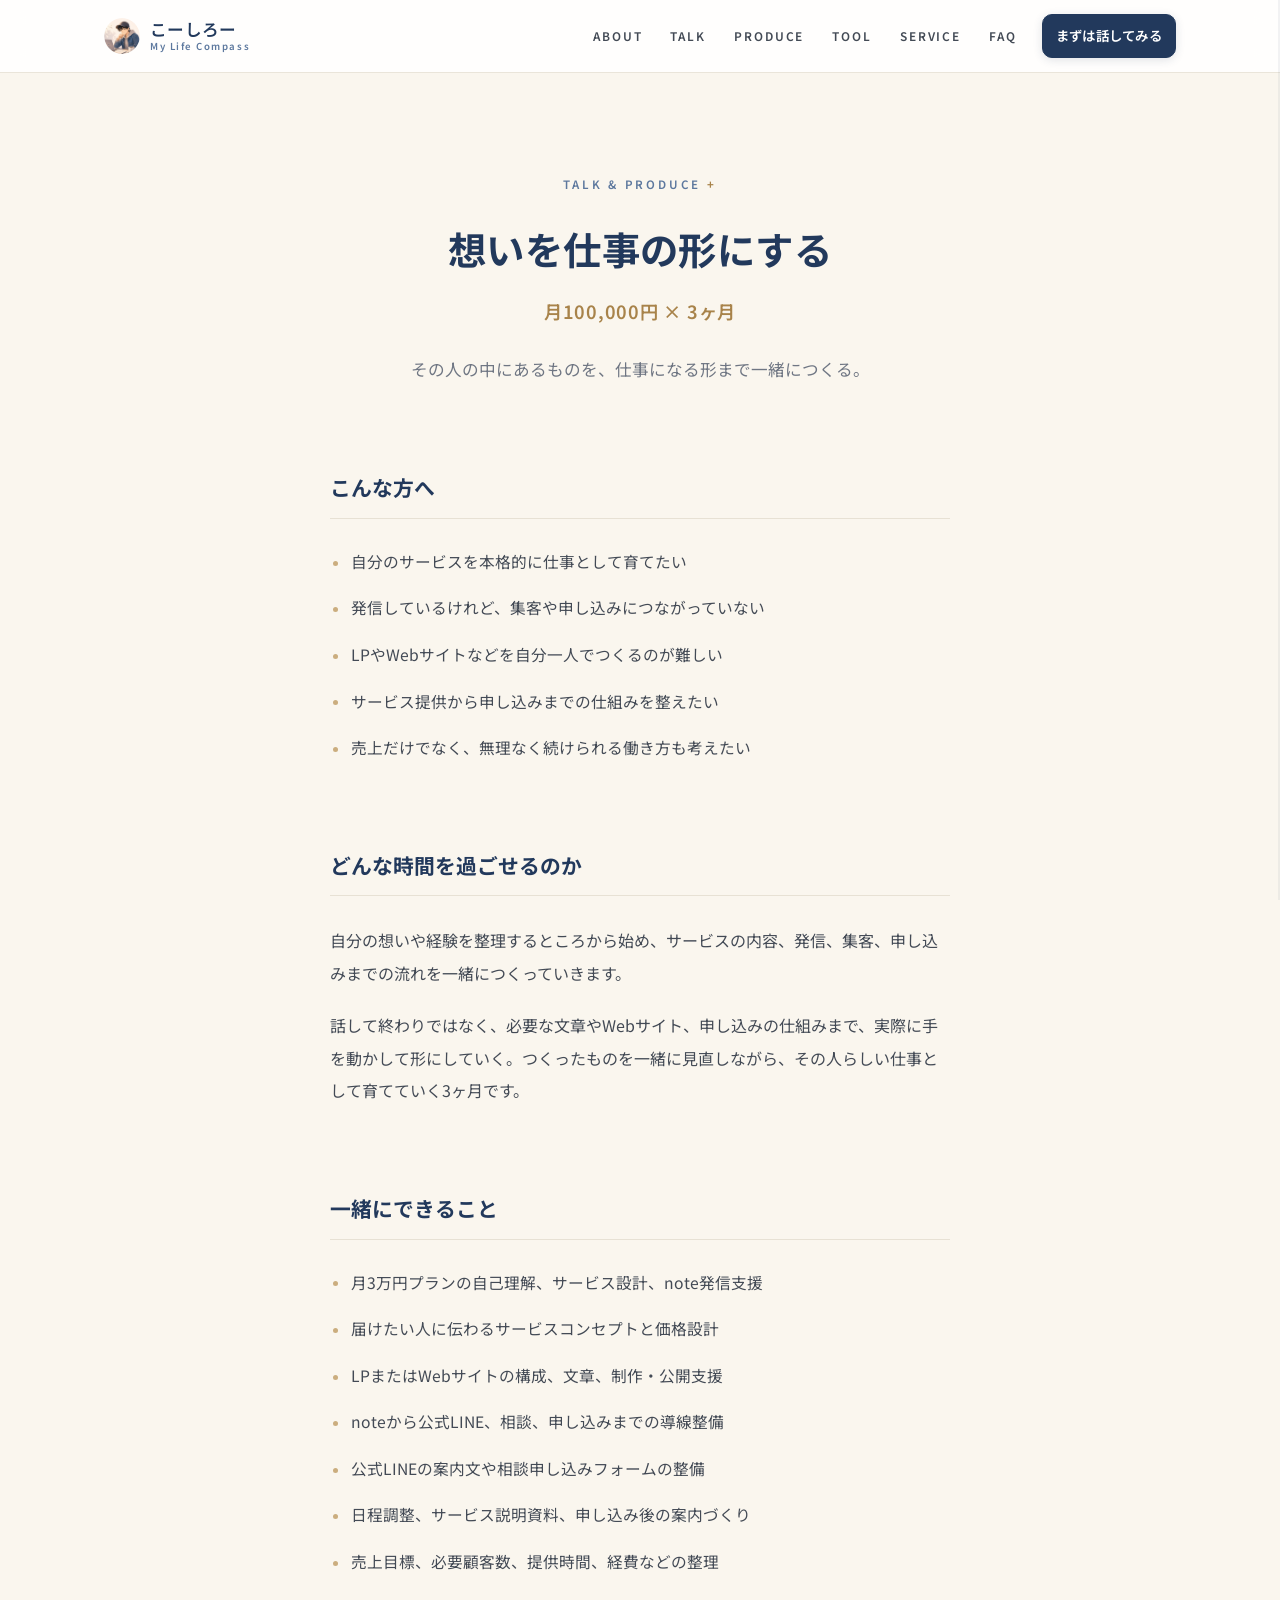
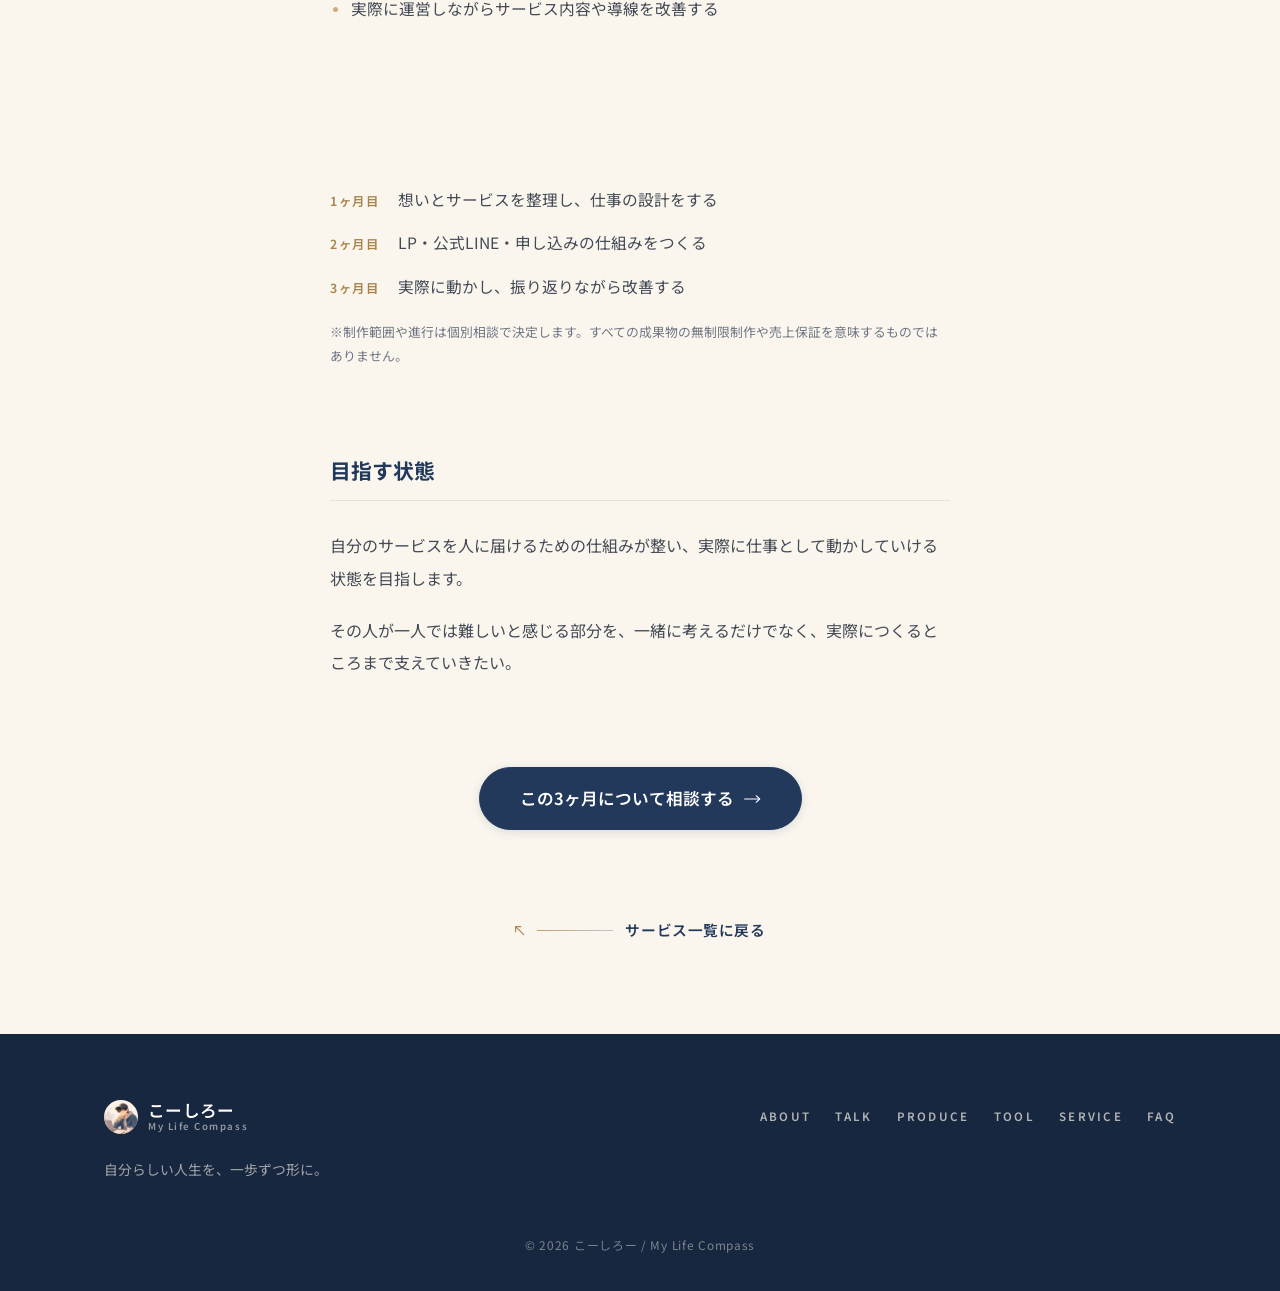
<file: service-work.html>
<!DOCTYPE html>
<html lang="ja">
<head>
  <meta charset="UTF-8" />
  <meta name="viewport" content="width=device-width, initial-scale=1.0" />
  <title>想いを仕事の形にする｜こーしろー（My Life Compass）</title>
  <meta name="description" content="こーしろーのTALK &amp; PRODUCE +（3ヶ月）。その人の中にあるものを、仕事になる形まで一緒につくる時間について。" />

  <!-- OGP（紹介用） -->
  <meta property="og:title" content="想いを仕事の形にする｜こーしろー（My Life Compass）" />
  <meta property="og:description" content="その人の中にあるものを、仕事になる形まで一緒につくる。" />
  <meta property="og:type" content="article" />
  <meta property="og:image" content="./assets/icon.png" />

  <link rel="icon" href="./assets/icon.png" />

  <link rel="preconnect" href="https://fonts.googleapis.com" />
  <link rel="preconnect" href="https://fonts.gstatic.com" crossorigin />
  <link href="https://fonts.googleapis.com/css2?family=Noto+Sans+JP:wght@400;500;600;700&display=swap" rel="stylesheet" />

  <link rel="stylesheet" href="styles.css" />

  <!-- JS が動く環境だけアニメーションの初期状態（非表示）を適用する -->
  <script>document.documentElement.classList.add("js");</script>
</head>
<body>

  <!-- スクロール進行度（PCのみ・画面右端の細いライン） -->
  <div class="progress-rail" aria-hidden="true"><span class="progress-bar" id="progressBar"></span></div>

  <!-- ============================================================
       ヘッダー
  ============================================================= -->
  <header class="site-header" id="siteHeader">
    <div class="container header-inner">
      <a class="brand" href="./index.html" aria-label="こーしろー トップへ">
        <img class="brand-mark" src="./assets/icon.png" alt="" width="36" height="36" decoding="async" />
        <span class="brand-text">
          <span class="brand-name">こーしろー</span>
          <span class="brand-activity">My Life Compass</span>
        </span>
      </a>

      <nav class="site-nav" id="siteNav" aria-label="メインナビゲーション">
        <a href="./index.html#about">ABOUT</a>
        <a href="./index.html#talk">TALK</a>
        <a href="./index.html#produce">PRODUCE</a>
        <a href="./index.html#tool">TOOL</a>
        <a href="./index.html#service">SERVICE</a>
        <a href="./index.html#faq">FAQ</a>
        <a href="#cta" data-line-cta class="btn btn-primary btn-sm nav-cta">まずは話してみる</a>
      </nav>

      <button class="nav-toggle" id="navToggle" aria-label="メニューを開く" aria-expanded="false">
        <span></span><span></span><span></span>
      </button>
    </div>
  </header>

  <main id="top">

    <!-- ============================================================
         SERVICE DETAIL
    ============================================================= -->
    <section class="section-produce produce-detail svd">
      <div class="container container-narrow">
        <div class="produce-detail-head">
          <p class="label reveal">TALK &amp; PRODUCE <span class="svc-plus">+</span></p>
          <h1 class="sec-title reveal">想いを仕事の形にする</h1>
          <p class="svd-price reveal">月100,000円 × 3ヶ月</p>
          <p class="sec-note reveal">その人の中にあるものを、仕事になる形まで一緒につくる。</p>
        </div>

        <div class="svd-block">
          <h2 class="svd-title reveal">こんな方へ</h2>
          <ul class="qlist svd-list reveal">
            <li>自分のサービスを本格的に仕事として育てたい</li>
            <li>発信しているけれど、集客や申し込みにつながっていない</li>
            <li>LPやWebサイトなどを自分一人でつくるのが難しい</li>
            <li>サービス提供から申し込みまでの仕組みを整えたい</li>
            <li>売上だけでなく、無理なく続けられる働き方も考えたい</li>
          </ul>
        </div>

        <div class="svd-block">
          <h2 class="svd-title reveal">どんな時間を過ごせるのか</h2>
          <p class="svd-text reveal">自分の想いや経験を整理するところから始め、サービスの内容、発信、集客、申し込みまでの流れを一緒につくっていきます。</p>
          <p class="svd-text reveal">話して終わりではなく、必要な文章やWebサイト、申し込みの仕組みまで、実際に手を動かして形にしていく。つくったものを一緒に見直しながら、その人らしい仕事として育てていく3ヶ月です。</p>
        </div>

        <div class="svd-block">
          <h2 class="svd-title reveal">一緒にできること</h2>
          <ul class="qlist svd-list reveal">
            <li>月3万円プランの自己理解、サービス設計、note発信支援</li>
            <li>届けたい人に伝わるサービスコンセプトと価格設計</li>
            <li>LPまたはWebサイトの構成、文章、制作・公開支援</li>
            <li>noteから公式LINE、相談、申し込みまでの導線整備</li>
            <li>公式LINEの案内文や相談申し込みフォームの整備</li>
            <li>日程調整、サービス説明資料、申し込み後の案内づくり</li>
            <li>売上目標、必要顧客数、提供時間、経費などの整理</li>
            <li>実際に運営しながらサービス内容や導線を改善する</li>
          </ul>
        </div>

        <div class="svd-block">
          <h2 class="svd-title reveal">3ヶ月のイメージ</h2>
          <ol class="svd-steps reveal">
            <li><span class="svd-month">1ヶ月目</span><span class="svd-step">想いとサービスを整理し、仕事の設計をする</span></li>
            <li><span class="svd-month">2ヶ月目</span><span class="svd-step">LP・公式LINE・申し込みの仕組みをつくる</span></li>
            <li><span class="svd-month">3ヶ月目</span><span class="svd-step">実際に動かし、振り返りながら改善する</span></li>
          </ol>
          <p class="svd-small reveal">※制作範囲や進行は個別相談で決定します。すべての成果物の無制限制作や売上保証を意味するものではありません。</p>
        </div>

        <div class="svd-block">
          <h2 class="svd-title reveal">目指す状態</h2>
          <p class="svd-text reveal">自分のサービスを人に届けるための仕組みが整い、実際に仕事として動かしていける状態を目指します。</p>
          <p class="svd-text reveal">その人が一人では難しいと感じる部分を、一緒に考えるだけでなく、実際につくるところまで支えていきたい。</p>
        </div>

        <p class="svd-cta reveal"><a href="#cta" data-line-cta class="btn btn-primary btn-lg btn-arrow">この3ヶ月について相談する</a></p>

        <p class="more-wrap more-wrap-back">
          <a class="more-link more-link-back" href="./index.html#service">
            <svg class="more-arrow" viewBox="0 0 12 12" aria-hidden="true">
              <line x1="10.6" y1="10.6" x2="1.8" y2="1.8" />
              <polyline points="1.8 7.4 1.8 1.8 7.4 1.8" />
            </svg>
            <span class="more-rule" aria-hidden="true"></span>
            <span class="more-text">サービス一覧に戻る</span>
          </a>
        </p>
      </div>
    </section>

  </main>

  <!-- ============================================================
       フッター
  ============================================================= -->
  <footer class="site-footer">
    <div class="container footer-inner">
      <div class="footer-brand">
        <a class="brand" href="./index.html">
          <img class="brand-mark" src="./assets/icon.png" alt="" width="34" height="34" loading="lazy" decoding="async" />
          <span class="brand-text">
            <span class="brand-name">こーしろー</span>
            <span class="brand-activity">My Life Compass</span>
          </span>
        </a>
        <p class="footer-tagline">自分らしい人生を、一歩ずつ形に。</p>
      </div>
      <nav class="footer-nav" aria-label="フッターナビゲーション">
        <a href="./index.html#about">ABOUT</a>
        <a href="./index.html#talk">TALK</a>
        <a href="./index.html#produce">PRODUCE</a>
        <a href="./index.html#tool">TOOL</a>
        <a href="./index.html#service">SERVICE</a>
        <a href="./index.html#faq">FAQ</a>
      </nav>
    </div>
    <p class="footer-copy">© 2026 こーしろー / My Life Compass</p>
  </footer>

  <script src="script.js"></script>
</body>
</html>
</file>
<file: styles.css>
/* =========================================================
   My Life Compass — Landing Page
   世界観: ネイビー / アイボリー / 柔らかなゴールド
   「話す → 整理する → 形にする → 試す → 振り返る」を
   文章ではなく、余白・図解・人物写真で伝える。
   モーションは fade / translateY / blur / line-draw /
   ごく弱い scale・parallax に限定する。
   装飾はすべて SVG または CSS（絵文字は使用しない）。
   ========================================================= */

:root {
  /* --- カラートークン --- */
  --white:      #ffffff;
  --ivory:      #faf6ee;
  --ivory-2:    #f4eee1;
  --navy:       #22395c;
  --navy-deep:  #17273f;
  --navy-soft:  #5d789e;   /* くすみブルー：アイコン / 細線 */
  --navy-tint:  #eaeff6;
  --gold:       #c2a06a;
  --gold-deep:  #a8834a;
  --gold-soft:  #f0e6d4;
  --green-soft: #eef3ee;
  --ink:        #434a55;   /* 本文（チャコール） */
  --ink-soft:   #6f7683;   /* 補足 */
  --line:       #e7e1d4;
  --line-2:     #dfe5ee;

  --shadow-xs:  0 1px 3px rgba(23, 39, 63, .04);
  --shadow-sm:  0 2px 10px rgba(23, 39, 63, .05);
  --shadow-md:  0 14px 34px rgba(23, 39, 63, .09);

  --radius:     20px;
  --radius-lg:  26px;

  --container:        1120px;
  --container-narrow: 760px;

  --section-y:  clamp(84px, 12vw, 168px);
  --block-gap:  clamp(64px, 9vw, 120px);

  --ease:       cubic-bezier(.16, 1, .3, 1);
  --dur:        .9s;
  --header-h:   72px;
}

/* ---- リセット ---- */
*, *::before, *::after { box-sizing: border-box; }
* { margin: 0; }
html {
  scroll-behavior: smooth;
  scroll-padding-top: 96px;
  -webkit-text-size-adjust: 100%;
}

body {
  font-family: "Noto Sans JP", "Hiragino Kaku Gothic ProN", "Yu Gothic",
               "Meiryo", sans-serif;
  color: var(--ink);
  background: var(--white);
  line-height: 1.9;
  font-weight: 400;
  -webkit-font-smoothing: antialiased;
  text-rendering: optimizeLegibility;
  overflow-x: hidden;
}

img { max-width: 100%; display: block; }
a { color: inherit; text-decoration: none; }
ul, ol { list-style: none; padding: 0; }

/* =========================================================
   モーション基盤
   ========================================================= */
:where(.js) .reveal {
  opacity: 0;
  transform: translateY(20px);
  filter: blur(4px);
  transition:
    opacity var(--dur) var(--ease),
    transform var(--dur) var(--ease),
    filter var(--dur) var(--ease);
}
:where(.js) .reveal.in {
  opacity: 1;
  transform: none;
  filter: blur(0);
}

/* HERO の順次登場（--i の順に少しずつ現れる） */
:where(.js) .hseq {
  opacity: 0;
  transform: translateY(22px);
  filter: blur(5px);
}
.js.hero-ready .hseq {
  opacity: 1;
  transform: none;
  filter: blur(0);
  transition:
    opacity 1s var(--ease) calc(var(--i, 0) * 170ms),
    transform 1s var(--ease) calc(var(--i, 0) * 170ms),
    filter 1s var(--ease) calc(var(--i, 0) * 170ms);
}

/* =========================================================
   スクロール進行ライン（PCのみ・画面右端）
   ========================================================= */
.progress-rail {
  position: fixed; top: 0; right: 0; z-index: 1200;
  width: 2px; height: 100vh;
  background: rgba(34, 57, 92, .06);
  pointer-events: none;
}
.progress-bar {
  display: block; width: 100%; height: 100%;
  background: linear-gradient(180deg, var(--gold) 0%, var(--navy) 100%);
  transform: scaleY(0); transform-origin: top center;
}

/* =========================================================
   レイアウト共通
   ========================================================= */
.container {
  width: 100%;
  max-width: var(--container);
  margin: 0 auto;
  padding: 0 24px;
}
.container-narrow { max-width: var(--container-narrow); }

.section { padding: var(--section-y) 0; position: relative; }
.section-ivory { background: var(--ivory); }

/* =========================================================
   タイポグラフィ
   ========================================================= */
.label {
  font-size: .72rem;
  font-weight: 600;
  letter-spacing: .24em;
  text-transform: uppercase;
  color: var(--navy-soft);
}
.sec-title {
  margin-top: 22px;
  font-size: clamp(1.6rem, 3.8vw, 2.4rem);
  font-weight: 700;
  line-height: 1.6;
  letter-spacing: .01em;
  color: var(--navy);
}
.sec-note {
  margin-top: 24px;
  font-size: clamp(.95rem, 1.9vw, 1.04rem);
  font-weight: 400;
  color: var(--ink-soft);
  line-height: 2.05;
}

.pc-only { display: inline; }
.sp-only { display: none; }
/* 狭いスマホでだけ入れる改行 */
.xs-only { display: none; }

/* 統一された線画アイコン */
.ic {
  width: 26px; height: 26px;
  fill: none;
  stroke: var(--navy);
  stroke-width: 1.6;
  stroke-linecap: round;
  stroke-linejoin: round;
}
.ic .ic-gold { stroke: var(--gold); }

/* =========================================================
   ボタン
   ========================================================= */
.btn {
  display: inline-flex; align-items: center; justify-content: center;
  gap: 10px; font-family: inherit; font-weight: 600; cursor: pointer;
  border-radius: 999px; padding: 15px 32px; font-size: 1rem;
  border: 1px solid transparent; line-height: 1.6; text-align: center;
  transition: transform .3s var(--ease), background .25s ease,
              border-color .25s ease, box-shadow .3s var(--ease), color .2s ease;
}
.btn-sm { padding: 9px 20px; font-size: .86rem; }
.btn-lg { padding: 17px 40px; font-size: 1.04rem; }

.btn-primary {
  background: var(--navy);
  border-color: var(--navy);
  color: var(--white);
  box-shadow: 0 2px 10px rgba(34, 57, 92, .14);
}
.btn-primary:hover {
  background: var(--navy-deep);
  border-color: var(--navy-deep);
  box-shadow: 0 12px 26px rgba(34, 57, 92, .22);
  transform: translateY(-2px);
}
.btn-primary:active { transform: translateY(0); }

.btn-ghost {
  background: var(--white);
  border-color: var(--line);
  color: var(--navy);
}
.btn-ghost:hover {
  border-color: #cfd9e6;
  background: var(--white);
  transform: translateY(-2px);
  box-shadow: var(--shadow-sm);
}

/* 矢印（SVGマスク。絵文字・記号は使わない） */
.btn-arrow::after {
  content: "";
  width: 17px; height: 11px; flex: 0 0 auto;
  background: currentColor;
  -webkit-mask: var(--arrow-mask) no-repeat center / contain;
          mask: var(--arrow-mask) no-repeat center / contain;
  transition: transform .3s var(--ease);
}
:root {
  --arrow-mask: url("data:image/svg+xml,%3Csvg xmlns='http://www.w3.org/2000/svg' viewBox='0 0 26 12' fill='none' stroke='%23000' stroke-width='1.6' stroke-linecap='round' stroke-linejoin='round'%3E%3Cpath d='M1 6h23'/%3E%3Cpath d='m18.5 1 5.5 5-5.5 5'/%3E%3C/svg%3E");
}
.btn-arrow:hover::after { transform: translateX(3px); }

/* =========================================================
   ヘッダー
   ========================================================= */
.site-header {
  position: fixed; top: 0; left: 0; right: 0; z-index: 1000;
  background: rgba(255, 255, 255, .88);
  backdrop-filter: saturate(140%) blur(12px);
  -webkit-backdrop-filter: saturate(140%) blur(12px);
  border-bottom: 1px solid rgba(231, 225, 212, .85);
  transition: box-shadow .3s ease, background .3s ease;
}
.site-header.scrolled {
  background: rgba(255, 255, 255, .94);
  box-shadow: 0 1px 12px rgba(23, 39, 63, .05);
}
.header-inner {
  display: flex; align-items: center; justify-content: space-between;
  height: var(--header-h);
}

.brand { display: inline-flex; align-items: center; gap: 10px; }
.brand-mark {
  width: 36px; height: 36px; border-radius: 50%;
  flex: 0 0 auto;
  object-fit: cover;
}
.brand-text { display: flex; flex-direction: column; gap: 4px; }
.brand-name {
  font-size: 1.04rem; font-weight: 600; letter-spacing: .02em;
  color: var(--navy); line-height: 1;
}
/* 活動名は、名前に寄り添う小さな一行として置く */
.brand-activity {
  font-size: .6rem; font-weight: 600; letter-spacing: .16em;
  color: var(--navy-soft); line-height: 1;
}

.site-nav { display: flex; align-items: center; gap: 2px; }
.site-nav > a {
  position: relative;
  font-size: .74rem; font-weight: 600; letter-spacing: .16em;
  color: var(--ink);
  padding: 10px 13px; border-radius: 10px;
  transition: color .2s ease, background .2s ease;
}
.site-nav > a:hover { color: var(--navy); background: rgba(234, 239, 246, .7); }
.site-nav > a[data-nav-link]::after {
  content: ""; position: absolute; left: 13px; right: 13px; bottom: 5px;
  height: 1px; background: var(--gold);
  transform: scaleX(0); transform-origin: left center; opacity: 0;
  transition: transform .4s var(--ease), opacity .35s ease;
}
.site-nav > a[data-nav-link].is-active { color: var(--navy); }
.site-nav > a[data-nav-link].is-active::after { transform: scaleX(1); opacity: 1; }
.site-nav .nav-cta {
  color: var(--white); margin-left: 10px; letter-spacing: .02em; font-size: .84rem;
}
.site-nav .nav-cta:hover { color: var(--white); background: var(--navy-deep); }

/* ハンバーガー */
.nav-toggle {
  display: none; width: 44px; height: 44px; border: none; background: transparent;
  cursor: pointer; padding: 11px; border-radius: 10px;
}
.nav-toggle span {
  display: block; height: 1.5px; width: 100%; background: var(--navy);
  border-radius: 2px; transition: transform .25s var(--ease), opacity .2s ease;
}
.nav-toggle span + span { margin-top: 6px; }
.nav-toggle[aria-expanded="true"] span:nth-child(1) { transform: translateY(7.5px) rotate(45deg); }
.nav-toggle[aria-expanded="true"] span:nth-child(2) { opacity: 0; }
.nav-toggle[aria-expanded="true"] span:nth-child(3) { transform: translateY(-7.5px) rotate(-45deg); }

/* =========================================================
   HERO — 大胆なタイポグラフィと余白
   ========================================================= */
.hero {
  position: relative;
  display: flex; align-items: center;
  min-height: min(94vh, 900px);
  padding: calc(var(--header-h) + clamp(56px, 9vw, 110px)) 0 clamp(80px, 10vw, 130px);
  overflow: hidden;
  background:
    radial-gradient(760px 520px at 78% 26%, rgba(240, 230, 212, .55) 0%, transparent 68%),
    radial-gradient(700px 480px at 6% 6%, rgba(234, 239, 246, .8) 0%, transparent 66%),
    linear-gradient(180deg, #ffffff 0%, #fdfaf4 58%, #ffffff 100%);
}
/* HERO の空気感（hero-welcome.png）
   画像は主役ではなく、光と温度だけを足す。
   左（コピー側）は完全にアイボリーへ、上下端は背景色へ戻し、
   コンパスの背後だけ淡い光を置いて線が沈まないようにする。 */
.hero::before {
  content: "";
  position: absolute; inset: 0; z-index: 0; pointer-events: none;
  background-image:
    linear-gradient(to bottom,
      #ffffff 0%, rgba(255, 255, 255, .58) 11%, rgba(255, 255, 255, 0) 30%,
      rgba(255, 255, 255, 0) 62%, rgba(255, 255, 255, .74) 88%, #ffffff 100%),
    linear-gradient(99deg,
      #fdfaf4 0%, rgba(253, 250, 244, .99) 27%, rgba(253, 250, 244, .95) 43%,
      rgba(253, 250, 244, .82) 58%, rgba(253, 250, 244, .63) 80%,
      rgba(253, 250, 244, .57) 100%),
    radial-gradient(600px 560px at 84% 48%,
      rgba(253, 250, 244, .82) 0%, rgba(253, 250, 244, .34) 46%,
      rgba(253, 250, 244, 0) 74%),
    url("./assets/hero-welcome.png");
  background-repeat: no-repeat;
  background-position: center, center, center, 100% 64%;
  background-size: cover, cover, cover, cover;
}
.hero-compass {
  position: absolute; z-index: 0; pointer-events: none;
  right: -12%; top: 50%;
  width: min(78vw, 780px); height: min(78vw, 780px);
  margin-top: calc(min(78vw, 780px) / -2);
  overflow: visible;
}
/* 線の太さは viewBox 基準（pathLength による line-draw と両立させる） */
.hero-compass .hl-ring,
.hero-compass .hl-tick,
.hero-compass .hl-needle {
  fill: none;
  stroke: var(--navy-soft);
  stroke-width: .65;
  stroke-linecap: round;
  stroke-linejoin: round;
  opacity: .22;
  stroke-dasharray: 1; stroke-dashoffset: 1;
}
.hero-compass .hl-ring-2 { stroke: var(--gold); opacity: .34; }
.hero-compass .hl-ring-3 { opacity: .16; }
.hero-compass .hl-tick   { stroke-width: .9; opacity: .3; }
/* 閉じた図形は少しだけ長いダッシュにして、描き終わりの継ぎ目を消す */
.hero-compass .hl-ring,
.hero-compass .hl-needle { stroke-dasharray: 1.04; stroke-dashoffset: 1.04; }
.hero-compass .hl-needle { stroke: var(--gold); opacity: .3; }
.js.hero-ready .hero-compass .hl-ring,
.js.hero-ready .hero-compass .hl-tick,
.js.hero-ready .hero-compass .hl-needle {
  stroke-dashoffset: 0;
  transition: stroke-dashoffset 2.2s var(--ease) .35s;
}
.js.hero-ready .hero-compass .hl-ring-2 { transition-delay: .6s; }
.js.hero-ready .hero-compass .hl-ring-3 { transition-delay: .85s; }
.js.hero-ready .hero-compass .hl-needle { transition-delay: 1.1s; }

.hero-inner { position: relative; z-index: 1; }
.hero-brand {
  font-size: .8rem; font-weight: 600; letter-spacing: .3em;
  color: var(--navy-soft);
}
.hero-activity {
  display: block; margin-top: 10px;
  font-size: .66rem; letter-spacing: .24em;
  color: rgba(93, 120, 158, .72);
}
.hero-title {
  margin-top: clamp(24px, 3.4vw, 40px);
  font-size: clamp(2.05rem, 6.2vw, 4rem);
  font-weight: 700; line-height: 1.45; letter-spacing: .01em;
  color: var(--navy);
}
.hero-sub {
  margin-top: clamp(26px, 3.6vw, 40px);
  font-size: clamp(1rem, 2.1vw, 1.16rem);
  font-weight: 400; color: var(--ink); line-height: 2.1;
}
.hero-cta { margin-top: clamp(36px, 5vw, 54px); }

/* =========================================================
   ABOUT — 円形ビジュアル
   ========================================================= */
.about-grid {
  display: grid;
  grid-template-columns: minmax(0, .94fr) minmax(0, 1.06fr);
  gap: clamp(40px, 6vw, 88px);
  align-items: center;
}
.about-h {
  margin-top: 20px;
  font-size: clamp(1rem, 2vw, 1.1rem);
  font-weight: 600; color: var(--ink-soft); letter-spacing: .02em;
}
.about-main {
  margin-top: clamp(26px, 3.4vw, 38px);
  font-size: clamp(1.9rem, 4.8vw, 3rem);
  font-weight: 700; line-height: 1.7; letter-spacing: .01em;
  color: var(--navy);
}
.about-note {
  margin-top: clamp(26px, 3.4vw, 36px);
  font-size: clamp(.95rem, 1.9vw, 1.04rem);
  color: var(--ink-soft); line-height: 2.05;
}
/* 「誰がやっているのか」を、細いラインの内側に静かに置く */
.about-sign {
  margin-top: clamp(26px, 3.4vw, 34px);
  padding-left: 16px;
  border-left: 1px solid var(--gold-soft);
}
.about-sign-name {
  display: block;
  font-size: 1.02rem; font-weight: 700; letter-spacing: .04em;
  color: var(--navy); line-height: 1.6;
}
.about-sign-role {
  display: block; margin-top: 4px;
  font-size: .82rem; color: var(--ink-soft); line-height: 1.9;
}

.about-stage {
  position: relative;
  width: 100%; max-width: 460px; margin: 0 auto;
  aspect-ratio: 1 / 1;
  --r-word: 44%;
}
.about-rings {
  position: absolute; inset: 0; width: 100%; height: 100%;
  overflow: visible;
}
.about-rings circle,
.about-rings line {
  fill: none; stroke: var(--navy-soft); stroke-width: .28;
  stroke-linecap: round;
  stroke-dasharray: 1; stroke-dashoffset: 1;
}
.about-rings .ar-out { opacity: .34; }
.about-rings .ar-in  { stroke: var(--gold); opacity: .45; }
.about-rings .ar-cross { stroke-width: .36; opacity: .38; }
.about-rings .ar-tick  { stroke: var(--gold); stroke-width: .32; opacity: .5; }
.about-rings .ar-out,
.about-rings .ar-in { stroke-dasharray: 1.04; stroke-dashoffset: 1.04; }

.about-stage.in .ar-out { stroke-dashoffset: 0; transition: stroke-dashoffset 1.7s var(--ease) .05s; }
.about-stage.in .ar-in  { stroke-dashoffset: 0; transition: stroke-dashoffset 1.7s var(--ease) .3s; }
.about-stage.in .ar-cross { stroke-dashoffset: 0; transition: stroke-dashoffset .8s var(--ease) .8s; }
.about-stage.in .ar-tick  { stroke-dashoffset: 0; transition: stroke-dashoffset .8s var(--ease) 1s; }

/* 人物：外円 / 内円 / 十字線 / 中央ラベルと同じ中心軸に置く */
.about-portrait {
  position: absolute; left: 50%; top: 50%;
  width: 41%; aspect-ratio: 1 / 1;
  margin: 0;
  transform: translate(-50%, -50%);
  border-radius: 50%;
  overflow: hidden;
  background: var(--white);
  box-shadow: 0 0 0 5px var(--white), 0 18px 40px rgba(23, 39, 63, .12);
}
/* 画像矩形ではなく、顔と上半身の視覚的重心を円の中心に合わせる */
.about-portrait img {
  position: absolute;
  max-width: none;
  width: 150%; height: 150%;
  left: -35.5%; top: -17.5%;
  object-fit: cover;
}
.js .about-portrait { opacity: 0; transform: translate(-50%, -50%) scale(.97); }
.js .about-stage.in .about-portrait {
  opacity: 1; transform: translate(-50%, -50%) scale(1);
  transition: opacity 1.1s var(--ease) 1.25s, transform 1.1s var(--ease) 1.25s;
}

.about-center {
  position: absolute; left: 50%; top: 74%;
  transform: translate(-50%, -50%);
  padding: 7px 18px; border-radius: 999px;
  background: var(--navy); color: var(--white);
  font-size: .82rem; font-weight: 600; letter-spacing: .04em;
  white-space: nowrap;
  box-shadow: 0 8px 20px rgba(23, 39, 63, .16);
}
.about-word {
  position: absolute;
  transform: translate(-50%, -50%);
  padding: 7px 16px; border-radius: 999px;
  background: var(--white); border: 1px solid var(--line-2);
  font-size: .82rem; font-weight: 600; color: var(--navy);
  white-space: nowrap; box-shadow: var(--shadow-xs);
}
.about-word[data-pos="top"]   { left: 50%; top: calc(50% - var(--r-word)); }
.about-word[data-pos="right"] { left: 88.1%; top: 72%; }
.about-word[data-pos="left"]  { left: 11.9%; top: 72%; color: var(--gold-deep); border-color: var(--gold-soft); }

.js .about-word,
.js .about-center { opacity: 0; }
.js .about-stage.in .about-word,
.js .about-stage.in .about-center {
  opacity: 1; transition: opacity .8s var(--ease) var(--d, 1s);
}
.about-word[data-pos="top"]   { --d: 1.05s; }
.about-word[data-pos="right"] { --d: 1.2s; }
.about-word[data-pos="left"]  { --d: 1.35s; }
.about-center { --d: 1.6s; }

/* ブランドストーリー */
.about-story {
  margin-top: clamp(72px, 10vw, 132px);
  text-align: center;
}
.about-story-title {
  margin-top: 0;
  font-size: clamp(1.65rem, 4vw, 2.55rem);
  font-weight: 700;
  line-height: 1.65;
  letter-spacing: .01em;
  color: var(--navy);
}
.about-story-body {
  max-width: 700px;
  margin: clamp(34px, 5vw, 52px) auto 0;
}
.about-story-body > p + p {
  margin-top: clamp(22px, 3vw, 30px);
}
.about-story-body p {
  font-size: clamp(.96rem, 1.9vw, 1.04rem);
  line-height: 2.15;
  color: var(--ink);
}
.about-story-voices {
  font-weight: 600;
  color: var(--navy) !important;
  line-height: 2.25 !important;
}

/* =========================================================
   共感（ABOUT → TALK をつなぐ）
   ========================================================= */
.voices {
  padding-top: clamp(76px, 9vw, 132px);
  padding-bottom: clamp(76px, 9vw, 128px);
  overflow: hidden;
}

/* 6つの言葉の背後に、まだ迷っている時間そのものを置く。
   画像は主張させず、カードの余白から気配だけが見える状態にする。 */
.voices-block { position: relative; }
.voices-scene {
  position: absolute;
  z-index: 0;
  top: clamp(-110px, -7vw, -70px);
  right: calc(50% - 50vw);
  width: min(58vw, 820px);
  height: clamp(300px, 27vw, 390px);
  pointer-events: none;
}
.voices-scene img {
  width: 100%; height: 100%;
  object-fit: cover;
  object-position: 62% 36%;
  opacity: .47;
  /* 左と上下をアイボリーへ溶かし、カード側だけ静かに引く */
  -webkit-mask-image:
    linear-gradient(to right, transparent 0%, rgba(0, 0, 0, .3) 24%, #000 58%),
    linear-gradient(to bottom, transparent 0%, #000 22%, #000 74%, transparent 100%);
  -webkit-mask-composite: source-in;
          mask-image:
    linear-gradient(to right, transparent 0%, rgba(0, 0, 0, .3) 24%, #000 58%),
    linear-gradient(to bottom, transparent 0%, #000 22%, #000 74%, transparent 100%);
          mask-composite: intersect;
}

.voices-h {
  position: relative; z-index: 1;
  text-align: center;
  font-size: clamp(1.28rem, 3vw, 1.7rem);
  font-weight: 600; color: var(--navy); line-height: 1.7;
  margin-bottom: clamp(44px, 6vw, 76px);
}
.voice-grid {
  position: relative; z-index: 1;
  display: grid; grid-template-columns: repeat(3, 1fr);
  gap: clamp(16px, 2vw, 22px);
}
.voice-card {
  position: relative;
  background: var(--white);
  border: 1px solid var(--line);
  border-radius: var(--radius);
  padding: clamp(28px, 3vw, 34px) clamp(24px, 2.6vw, 30px) clamp(30px, 3.2vw, 36px);
  overflow: hidden;
  transition: transform .35s var(--ease), box-shadow .35s var(--ease),
              border-color .35s ease,
              opacity var(--dur) var(--ease),
              filter var(--dur) var(--ease);
}
/* 右上に、ごく薄いコンパスの円弧 */
.voice-card::before,
.voice-card::after {
  content: ""; position: absolute; border-radius: 50%;
  pointer-events: none;
}
.voice-card::before {
  right: -26px; top: -26px; width: 78px; height: 78px;
  border: 1px solid var(--gold); opacity: .2;
}
.voice-card::after {
  right: -48px; top: -48px; width: 124px; height: 124px;
  border: 1px solid var(--navy-soft); opacity: .085;
}
.voice-card:hover {
  transform: translateY(-3px);
  border-color: #cfd9e6;
  box-shadow: var(--shadow-md);
}
.voice-no {
  position: relative;
  font-size: .71rem; font-weight: 600; letter-spacing: .18em;
  color: var(--navy-soft);
}
.voice-line {
  position: relative;
  margin-top: clamp(14px, 1.6vw, 18px);
  font-size: clamp(1rem, 2vw, 1.1rem);
  font-weight: 600; color: var(--navy);
  line-height: 1.85; letter-spacing: .01em;
}

/* =========================================================
   共感 → 目指す状態 → WHY を一続きに見せる
   区切り線は置かず、同じ人物・同じアイボリー・余白だけでつなぐ
   ========================================================= */

/* --- 目指す状態（Before / After の比較ではなく、その先のひと続き） --- */
.aim {
  display: grid;
  grid-template-columns: minmax(0, 1.06fr) minmax(0, .94fr);
  align-items: center;
  gap: clamp(28px, 3.4vw, 56px);
  margin-top: clamp(64px, 8.4vw, 120px);
}
.aim-h {
  font-size: clamp(1.14rem, 2.4vw, 1.5rem);
  font-weight: 700; color: var(--navy); line-height: 1.75; letter-spacing: .01em;
}
.aim-list {
  display: flex; flex-direction: column;
  gap: clamp(15px, 2vw, 21px);
  margin-top: clamp(26px, 3.4vw, 38px);
}
/* 気持ちが少しずつ開いていくように、字送りと印を静かに強くしていく */
.aim-list > li {
  position: relative;
  padding-left: 21px;
  margin-left: calc(var(--s, 0) * clamp(2px, .45vw, 6px));
  font-size: clamp(.94rem, 1.9vw, 1.03rem);
  color: var(--ink); line-height: 1.95;
}
.aim-list > li::before {
  content: ""; position: absolute; left: 3px; top: .88em;
  width: 5px; height: 5px; border-radius: 50%;
  background: var(--gold);
  opacity: calc(.42 + var(--s, 0) * .13);
}
.js .aim-list > li.reveal { transition-delay: calc(var(--s, 0) * 80ms); }

/* 同じ人物の、少しだけ前を向いた時間。画面端まで出して背景へ溶かす */
.aim-scene {
  margin: 0;
  /* 画面端まで出すが、出しすぎると人物が枠の外へ逃げるので幅を上限で抑える */
  margin-right: max(calc(50% - 50vw), -12vw);
}
.aim-scene img {
  width: 100%;
  height: clamp(340px, 40vw, 520px);
  object-fit: cover;
  object-position: 76% 36%;
  -webkit-mask-image:
    linear-gradient(to right, transparent 0%, #000 32%),
    linear-gradient(to bottom, transparent 0%, #000 14%, #000 78%, transparent 100%);
  -webkit-mask-composite: source-in;
          mask-image:
    linear-gradient(to right, transparent 0%, #000 32%),
    linear-gradient(to bottom, transparent 0%, #000 14%, #000 78%, transparent 100%);
          mask-composite: intersect;
}

/* 着地点：「私はこれがいい。」
   小さなコンパスと、集まってくる光だけで静かに置く */
.aim-land {
  margin-top: clamp(44px, 5.6vw, 72px);
  padding: clamp(28px, 3.6vw, 40px) 16px clamp(26px, 3.2vw, 34px);
  text-align: center;
  font-size: clamp(.89rem, 1.75vw, .96rem);
  color: var(--ink-soft); line-height: 1.9;
  background: radial-gradient(58% 66% at 50% 46%,
    rgba(255, 255, 255, .92) 0%, rgba(255, 253, 248, .52) 44%, rgba(250, 246, 238, 0) 100%);
}
.aim-mark {
  display: block;
  width: clamp(30px, 3.2vw, 36px);
  margin: 0 auto clamp(18px, 2.2vw, 24px);
}
.aim-mark svg { display: block; width: 100%; height: auto; }
.aim-mark .am-ring,
.aim-mark .am-tick {
  fill: none; stroke: var(--gold);
  stroke-width: 1.1; stroke-linecap: round;
}
.aim-mark .am-ring { opacity: .5; }
.aim-mark .am-tick { opacity: .75; }
.aim-mark .am-dot { fill: var(--gold); stroke: none; opacity: .85; }
.aim-land strong {
  display: block; margin-bottom: 10px;
  font-size: clamp(1.5rem, 3.6vw, 2.1rem);
  font-weight: 700; color: var(--navy); line-height: 1.6; letter-spacing: .04em;
}

/* --- WHY MY LIFE COMPASS（着地点の余韻を受け、上から下へ一本で読ませる） --- */
.why { margin-top: clamp(48px, 5.4vw, 72px); text-align: center; }

/* 一緒にすること：中央に置いた塊の中で、ゴールドの点で行頭を揃える。
   .qlist はこの下（TALK）で定義されるので、.why を前置して詳細度で勝たせる。 */
.why-actions {
  max-width: max-content;
  margin: clamp(20px, 2.4vw, 26px) auto 0;
  text-align: left;
}
.why .why-actions { gap: clamp(9px, 1.2vw, 12px); }
.why .why-actions > li {
  font-size: clamp(1rem, 2.05vw, 1.08rem);
  font-weight: 500; color: var(--navy); line-height: 1.8;
}
.why .why-actions > li::before { top: .8em; }

/* 大切にしていること：小さな点で受けて、少しだけ静かに落とす */
.why-body {
  position: relative;
  margin-top: clamp(20px, 2.5vw, 28px);
  padding-top: clamp(24px, 3vw, 32px);
}
.why-body::before {
  content: ""; position: absolute; left: 50%; top: 0;
  width: 6px; height: 6px; margin-left: -3px; border-radius: 50%;
  background: var(--gold); opacity: .75;
}
.why-body > p {
  font-size: clamp(.94rem, 1.85vw, 1rem);
  color: var(--ink); line-height: 2.05;
}
.why-body > p + p { margin-top: clamp(14px, 1.8vw, 18px); }

/* 締め：短いゴールドラインの先に、視線が集まる */
.why-belief {
  position: relative;
  max-width: 620px;
  margin: clamp(26px, 3.2vw, 36px) auto 0;
  padding-top: clamp(20px, 2.4vw, 26px);
  font-size: clamp(1.12rem, 2.5vw, 1.4rem);
  font-weight: 700; color: var(--navy);
  line-height: 1.9; letter-spacing: .01em;
}
.why-belief::before {
  content: ""; position: absolute; left: 50%; top: 0;
  width: 60px; height: 1px; transform: translateX(-50%);
  background: linear-gradient(90deg,
    rgba(194, 160, 106, 0), var(--gold), rgba(194, 160, 106, 0));
}

/* =========================================================
   TALK — コピーと人物を一つの構図に
   ========================================================= */
.talk { overflow: hidden; }
.talk-grid {
  display: grid;
  grid-template-columns: minmax(0, .88fr) minmax(0, 1.12fr);
  gap: clamp(30px, 4vw, 60px);
  align-items: center;
}
.talk-copy { max-width: 460px; }
.talk-figure {
  margin: 0;
  margin-right: calc(50% - 50vw);
}
.talk-figure img {
  width: 100%;
  height: clamp(340px, 40vw, 520px);
  object-fit: cover;
  object-position: 52% 42%;
  /* 左端と下端をアイボリー / 白の背景へ溶かす */
  -webkit-mask-image:
    linear-gradient(to right, transparent 0%, #000 26%),
    linear-gradient(to bottom, #000 78%, transparent 100%);
  -webkit-mask-composite: source-in;
          mask-image:
    linear-gradient(to right, transparent 0%, #000 26%),
    linear-gradient(to bottom, #000 78%, transparent 100%);
          mask-composite: intersect;
}

/* 静かな箇条書き（TALK / PRODUCE で共有）
   カードにせず、小さなゴールドの点と余白だけで並べる */
.qlist { display: flex; flex-direction: column; gap: clamp(12px, 1.7vw, 16px); }
.qlist > li {
  position: relative; padding-left: 21px;
  font-size: clamp(.91rem, 1.8vw, .98rem);
  color: var(--ink); line-height: 1.95;
}
.qlist > li::before {
  content: ""; position: absolute; left: 3px; top: .88em;
  width: 5px; height: 5px; border-radius: 50%;
  background: var(--gold); opacity: .85;
}
.talk-list { margin-top: clamp(26px, 3.4vw, 34px); }

/* TALK の考え方（セクションの締め） */
.talk-belief {
  position: relative;
  margin-top: clamp(52px, 7vw, 92px);
  padding-top: clamp(26px, 3.4vw, 34px);
  text-align: center;
  font-size: clamp(1.02rem, 2.3vw, 1.26rem);
  font-weight: 600; color: var(--navy);
  line-height: 1.95; letter-spacing: .01em;
}
.talk-belief::before {
  content: ""; position: absolute; left: 50%; top: 0;
  width: 44px; height: 1px; transform: translateX(-50%);
  background: linear-gradient(90deg,
    rgba(194, 160, 106, 0), var(--gold), rgba(194, 160, 106, 0));
}

/* =========================================================
   PRODUCE
   ========================================================= */
.section-produce {
  background: var(--ivory);
  padding-bottom: clamp(56px, 7vw, 96px);
}
/* PRODUCE 詳細ページ（固定ヘッダーのぶんも上に余白を取る） */
.produce-detail { padding-top: calc(var(--header-h) + clamp(56px, 8vw, 104px)); }
.produce-detail-head { text-align: center; }

/* 本文から詳細へ渡す、控えめな導線（テキスト＋細線＋小さな矢印） */
.more-wrap { margin-top: clamp(26px, 3.4vw, 36px); }
.more-link {
  display: inline-flex; align-items: center; gap: 12px;
  font-size: clamp(.86rem, 1.7vw, .92rem); font-weight: 600;
  letter-spacing: .04em; color: var(--navy);
  transition: color .3s var(--ease);
}
.more-rule {
  display: block; height: 1px;
  width: clamp(44px, 6vw, 76px);
  background: linear-gradient(90deg, rgba(93, 120, 158, .38), var(--gold));
  transition: width .5s var(--ease);
}
.more-arrow {
  width: 11px; height: 11px; flex: 0 0 auto;
  fill: none; stroke: var(--gold-deep); stroke-width: 1.2;
  stroke-linecap: round; stroke-linejoin: round;
  transition: transform .5s var(--ease);
}
.more-link:hover { color: var(--gold-deep); }
.more-link:hover .more-rule { width: clamp(60px, 8vw, 98px); }
.more-link:hover .more-arrow { transform: translate(2px, -2px); }
.more-link:focus-visible {
  outline: 2px solid var(--gold); outline-offset: 6px; border-radius: 4px;
}
/* 戻る導線：線とゴールドの向きだけ反転させる */
.more-wrap-back { margin-top: clamp(48px, 7vw, 84px); text-align: center; }
.more-link-back .more-rule {
  background: linear-gradient(90deg, var(--gold), rgba(93, 120, 158, .38));
}
.more-link-back:hover .more-arrow { transform: translate(-2px, -2px); }

/* 人物と一体になった帯 */
.band {
  position: relative;
  display: flex; align-items: center;
  min-height: clamp(440px, 50vw, 620px);
  overflow: hidden;
  background: var(--ivory);
}
.band-img {
  position: absolute; inset: 0;
  width: 100%; height: 100%;
  object-fit: cover;
}
/* 画像の上に重ねるアイボリーのグラデーション（画像より前面） */
.band::before {
  content: ""; position: absolute; inset: 0; z-index: 1;
}
.band-inner { position: relative; z-index: 2; }
.band-copy { max-width: 470px; }

.band-produce .band-img { object-position: 66% 46%; }
.band-produce::before {
  background: linear-gradient(96deg,
    var(--ivory) 0%, rgba(250, 246, 238, .96) 28%,
    rgba(250, 246, 238, .62) 47%, rgba(250, 246, 238, 0) 66%);
}
/* 下端を静かにアイボリーへ戻し、図解へ続けていく */
.band-produce::after {
  content: ""; position: absolute; left: 0; right: 0; bottom: 0; z-index: 1;
  height: clamp(60px, 9vw, 130px);
  background: linear-gradient(to bottom, rgba(250, 246, 238, 0), var(--ivory));
}

/* =========================================================
   PRODUCE の3つの図解
   「何をもとに考えるのか → どう進めるのか → 何を大切にするのか」を
   見出し → 短い補足 → 余白 → 図 の順で、ひと続きに見せる。
   円 / 軌道 / 細いライン / ゴールドの点、という共通の言語でそろえる。
   ========================================================= */
.dia-block { margin-top: clamp(58px, 8vw, 104px); }
.dia-head { max-width: 660px; margin: 0 auto; text-align: center; }
.dia-title {
  font-size: clamp(1.14rem, 2.5vw, 1.5rem);
  font-weight: 700; color: var(--navy); line-height: 1.7; letter-spacing: .01em;
}
.dia-note {
  margin-top: 16px;
  font-size: clamp(.9rem, 1.8vw, .99rem);
  color: var(--ink-soft); line-height: 1.95;
}
.js .dia-title,
.js .dia-note { opacity: 0; transform: translateY(14px); }
.js .dia-head.in .dia-title,
.js .dia-head.in .dia-note {
  opacity: 1; transform: none;
  transition: opacity .85s var(--ease) var(--d, 0s),
              transform .85s var(--ease) var(--d, 0s);
}
.dia-note { --d: .22s; }

/* 図の下に、一緒に考えることを具体的に置く */
.dia-list {
  max-width: 580px;
  margin: clamp(30px, 4vw, 46px) auto 0;
}

/* 図③のあと：何を大切にしているのかを言葉で締める */
.dia-close {
  max-width: 680px;
  margin: clamp(32px, 4.2vw, 50px) auto 0;
  text-align: center;
  font-size: clamp(.92rem, 1.85vw, 1.01rem);
  color: var(--ink-soft); line-height: 2.05;
}
.dia-close strong { color: var(--navy); font-weight: 600; }

/* 3つの図をつなぐ細いライン（別セクションに見せないため） */
.dia-link {
  display: block; width: 1px;
  height: clamp(52px, 6.5vw, 88px);
  margin: clamp(44px, 6vw, 76px) auto 0;
  background: linear-gradient(180deg,
    rgba(93, 120, 158, 0) 0%, rgba(93, 120, 158, .38) 46%, rgba(194, 160, 106, .55) 100%);
}

/* --- 図①：その人の中にあるもの（内側）から、生まれていく形（外側）へ --- */
.orbit {
  position: relative;
  width: 100%; max-width: 700px;
  margin: clamp(42px, 5.5vw, 78px) auto 0;
  aspect-ratio: 1 / 1;
}
/* 中心にだけ、やわらかい光を置く */
.orbit::before {
  content: ""; position: absolute; left: 50%; top: 50%;
  width: 58%; height: 58%; transform: translate(-50%, -50%);
  border-radius: 50%;
  background: radial-gradient(circle, rgba(255, 255, 255, .95) 0%, rgba(255, 255, 255, 0) 70%);
}
.orbit-lines { position: absolute; inset: 0; width: 100%; height: 100%; overflow: visible; }
.orbit-lines circle,
.orbit-lines line {
  fill: none; stroke: var(--navy-soft); stroke-width: .22;
  stroke-linecap: round;
}
/* 内側＝その人の中にあるもの（中心は明るく、外へ向かって淡いブルー） */
.orbit-lines .ob-zone { fill: url(#obZone); stroke: none; }
.orbit-lines .ob-ring,
.orbit-lines .ob-core,
.orbit-lines .ob-spoke,
.orbit-lines .ob-link,
.orbit-lines .ob-out { stroke-dasharray: 1; stroke-dashoffset: 1; }
/* 内側から外側の形へ、静かにつながる細い線 */
.orbit-lines .ob-link { stroke: var(--gold); stroke-width: .26; opacity: .3; }
.orbit-lines .ob-ring   { opacity: .32; }
.orbit-lines .ob-ring-2 { stroke: var(--gold); opacity: .42; }
.orbit-lines .ob-spoke  { opacity: .3; }
.orbit-lines .ob-out    { stroke: var(--gold); stroke-width: .28; opacity: .55; }
.orbit-lines .ob-core   { fill: var(--white); stroke: var(--navy-soft); stroke-width: .26; opacity: .55; }
.orbit-lines .ob-ring,
.orbit-lines .ob-core   { stroke-dasharray: 1.04; stroke-dashoffset: 1.04; }
.orbit-lines .ob-dot    { fill: var(--navy-soft); stroke: none; opacity: .55; }

.js .orbit-lines .ob-zone { opacity: 0; }
.js .orbit.in .ob-zone { opacity: 1; transition: opacity 1.5s var(--ease) .35s; }

.orbit.in .ob-core  { stroke-dashoffset: 0; transition: stroke-dashoffset 1.1s var(--ease) .05s; }
.orbit.in .ob-ring  { stroke-dashoffset: 0; transition: stroke-dashoffset 1.5s var(--ease) .3s; }
.orbit.in .ob-ring-2{ transition-delay: .8s; }
.orbit.in .ob-spoke { stroke-dashoffset: 0; transition: stroke-dashoffset .8s var(--ease) .7s; }
.orbit.in .ob-link  { stroke-dashoffset: 0; transition: stroke-dashoffset .6s var(--ease) 1.35s; }
.orbit.in .ob-out   { stroke-dashoffset: 0; transition: stroke-dashoffset .7s var(--ease) 1.6s; }
.js .orbit-lines .ob-dot { opacity: 0; }
.js .orbit.in .ob-dot { opacity: .55; transition: opacity .6s var(--ease) .95s; }

.orbit-core {
  position: absolute; left: 50%; top: 50%;
  width: 26%; transform: translate(-50%, -50%);
  text-align: center; line-height: 1.55;
  font-size: clamp(.88rem, 1.85vw, 1.1rem);
  font-weight: 700; color: var(--navy);
}
.orbit-item,
.orbit-form {
  position: absolute;
  left: var(--x); top: var(--y);
  transform: translate(-50%, -50%);
  text-align: center; white-space: nowrap; line-height: 1.55;
}
.orbit-item {
  font-size: clamp(.78rem, 1.55vw, .94rem);
  font-weight: 500; color: var(--navy);
  text-shadow: 0 0 7px var(--ivory), 0 0 12px var(--ivory);
}
.orbit-form {
  font-size: clamp(.72rem, 1.4vw, .84rem);
  font-weight: 600; letter-spacing: .06em; color: var(--gold-deep);
  background: var(--ivory);
  border: 1px solid var(--gold-soft);
  border-radius: 999px; padding: 5px 14px;
}
.js .orbit-core,
.js .orbit-item,
.js .orbit-form { opacity: 0; transform: translate(-50%, -50%) translateY(6px); }
.js .orbit.in .orbit-core,
.js .orbit.in .orbit-item,
.js .orbit.in .orbit-form {
  opacity: 1; transform: translate(-50%, -50%);
  transition: opacity .8s var(--ease) var(--d, 0s), transform .8s var(--ease) var(--d, 0s);
}
.orbit-core { --d: .15s; }
.orbit-item:nth-of-type(1) { --d: .80s; }
.orbit-item:nth-of-type(2) { --d: .88s; }
.orbit-item:nth-of-type(3) { --d: .96s; }
.orbit-item:nth-of-type(4) { --d: 1.04s; }
.orbit-item:nth-of-type(5) { --d: 1.12s; }
.orbit-item:nth-of-type(6) { --d: 1.20s; }
.orbit-form:nth-of-type(7)  { --d: 1.50s; }
.orbit-form:nth-of-type(8)  { --d: 1.60s; }
.orbit-form:nth-of-type(9)  { --d: 1.70s; }
.orbit-form:nth-of-type(10) { --d: 1.80s; }
.orbit-form:nth-of-type(11) { --d: 1.90s; }

/* --- 図②：考える → 形にする → やってみる → 振り返る --- */
.cycle {
  position: relative;
  width: 100%; max-width: 500px;
  margin: clamp(42px, 5.5vw, 78px) auto 0;
  aspect-ratio: 1 / 1;
}
.cycle-lines { position: absolute; inset: 0; width: 100%; height: 100%; overflow: visible; }
.cy-outer, .cy-tick, .cy-arc, .cy-head {
  fill: none; stroke: var(--navy-soft); stroke-width: .34;
  stroke-linecap: round; stroke-linejoin: round;
  stroke-dasharray: 1; stroke-dashoffset: 1;
}
.cy-outer { stroke-width: .26; opacity: .2; stroke-dasharray: 1.04; stroke-dashoffset: 1.04; }
.cy-tick  { stroke: var(--gold); opacity: .5; }
.cy-arc   { opacity: .5; }
.cy-head  { opacity: .5; stroke-dasharray: none; stroke-dashoffset: 0; }
.cy-dot   { fill: var(--gold); stroke: none; opacity: .85; }
.cy-star  { fill: var(--gold); stroke: none; opacity: .3; }

.cycle.in .cy-outer { stroke-dashoffset: 0; transition: stroke-dashoffset 1.9s var(--ease) .05s; }
.cycle.in .cy-tick  { stroke-dashoffset: 0; transition: stroke-dashoffset .7s var(--ease) 1.05s; }
.cycle.in .cy-arc   { stroke-dashoffset: 0; transition: stroke-dashoffset .62s var(--ease) var(--d, 0s); }
.cy-arc-1 { --d: .25s; }
.cy-arc-2 { --d: .80s; }
.cy-arc-3 { --d: 1.35s; }
.cy-arc-4 { --d: 1.90s; }
.js .cy-head, .js .cy-dot, .js .cy-star { opacity: 0; }
.js .cycle.in .cy-head { opacity: .5; transition: opacity .5s var(--ease) var(--d, 0s); }
.cy-head-1 { --d: .80s; }
.cy-head-2 { --d: 1.35s; }
.cy-head-3 { --d: 1.90s; }
.cy-head-4 { --d: 2.45s; }
.js .cycle.in .cy-dot { opacity: .85; transition: opacity .5s var(--ease) var(--d, 0s); }
.cy-dot-1 { --d: .10s; }
.cy-dot-2 { --d: .65s; }
.cy-dot-3 { --d: 1.20s; }
.cy-dot-4 { --d: 1.75s; }
.js .cycle.in .cy-star { opacity: .3; transition: opacity 1.2s var(--ease) 2.2s; }

/* 4つの言葉が主役。装飾は軌道と小さな点だけにする */
.cycle-node {
  position: absolute; transform: translate(-50%, -50%);
  font-size: clamp(.86rem, 1.85vw, 1.02rem); font-weight: 600;
  color: var(--navy); white-space: nowrap; line-height: 1.6;
  letter-spacing: .01em;
  text-shadow: 0 0 8px var(--ivory), 0 0 14px var(--ivory);
}
.cycle-node[data-pos="top"]    { left: 50%; top: 26%; --d: .05s; }
.cycle-node[data-pos="right"]  { left: 70%; top: 50%; --d: .70s; }
.cycle-node[data-pos="bottom"] { left: 50%; top: 74%; --d: 1.25s; }
.cycle-node[data-pos="left"]   { left: 30%; top: 50%; --d: 1.80s; }
.js .cycle-node { opacity: 0; transform: translate(-50%, -50%) translateY(6px); }
.js .cycle.in .cycle-node {
  opacity: 1; transform: translate(-50%, -50%);
  transition: opacity .7s var(--ease) var(--d, 0s), transform .7s var(--ease) var(--d, 0s);
}

/* --- 図③：届く / 育つ / 続けたい が重なるところ --- */
.venn {
  position: relative;
  width: 100%; max-width: 620px;
  margin: clamp(42px, 5.5vw, 78px) auto 0;
  aspect-ratio: 100 / 88;
}
.venn::before {
  content: ""; position: absolute; left: 50%; top: 44.3%;
  width: 30%; height: 34%; transform: translate(-50%, -50%);
  border-radius: 50%;
  background: radial-gradient(circle, rgba(255, 255, 255, .8) 0%, rgba(255, 255, 255, 0) 72%);
}
.venn-lines { position: absolute; inset: 0; width: 100%; height: 100%; overflow: visible; }
.vn-c {
  stroke: var(--navy-soft); stroke-width: .28; stroke-linecap: round;
  stroke-dasharray: 1.04; stroke-dashoffset: 1.04;
  fill-opacity: 0;
}
.vn-a  { fill: var(--navy-soft); --fo: .075; }
.vn-b  { fill: var(--gold);      --fo: .13; }
.vn-c3 { fill: var(--navy);      --fo: .10; }
.vn-tick {
  stroke: var(--gold); stroke-width: .34; stroke-linecap: round; opacity: .55;
  stroke-dasharray: 1; stroke-dashoffset: 1;
}
.venn.in .vn-c {
  stroke-dashoffset: 0; fill-opacity: var(--fo, .09);
  transition: stroke-dashoffset 1.3s var(--ease) var(--d, 0s),
              fill-opacity 1.2s var(--ease) calc(var(--d, 0s) + .4s);
}
.vn-a  { --d: .1s; }
.vn-b  { --d: .4s; }
.vn-c3 { --d: .7s; }
.venn.in .vn-tick { stroke-dashoffset: 0; transition: stroke-dashoffset .6s var(--ease) 1.55s; }

.venn-label,
.venn-core {
  position: absolute; transform: translate(-50%, -50%);
  text-align: center; white-space: nowrap; line-height: 1.5;
}
.venn-label {
  left: var(--x); top: var(--y);
  font-size: clamp(.94rem, 2vw, 1.1rem); font-weight: 700; color: var(--navy);
}
.venn-label em {
  display: block; margin-top: 5px;
  font-style: normal; font-size: .74em; font-weight: 500;
  letter-spacing: .02em; color: var(--ink-soft);
}
.venn-core {
  left: 50%; top: 44.3%;
  font-size: clamp(.88rem, 1.85vw, 1.04rem); font-weight: 700;
  color: var(--gold-deep); line-height: 1.55;
}
.js .venn-label, .js .venn-core { opacity: 0; }
.js .venn.in .venn-label { opacity: 1; transition: opacity .8s var(--ease) var(--d, .9s); }
.venn-label:nth-of-type(1) { --d: .85s; }
.venn-label:nth-of-type(2) { --d: 1.10s; }
.venn-label:nth-of-type(3) { --d: 1.35s; }
.js .venn.in .venn-core  { opacity: 1; transition: opacity 1s var(--ease) 1.95s; }

/* --- 3ヶ月、一緒に形を探す --- */
.program {
  max-width: 760px;
  margin: var(--block-gap) auto 0;
  text-align: center;
  background: var(--white);
  border: 1px solid var(--line);
  border-radius: var(--radius-lg);
  padding: clamp(34px, 5vw, 56px) clamp(22px, 4vw, 52px);
  box-shadow: var(--shadow-sm);
}
.program-cat {
  margin-bottom: 14px;
  font-size: .71rem; font-weight: 600; letter-spacing: .2em;
  color: var(--gold-deep);
}
.program-h {
  font-size: clamp(1.28rem, 3vw, 1.7rem);
  font-weight: 700; color: var(--navy); line-height: 1.7;
}
.program-facts {
  display: flex; align-items: center; justify-content: center; flex-wrap: wrap;
  margin-top: clamp(26px, 3.4vw, 36px);
}
.program-facts.is-four { row-gap: clamp(20px, 2.6vw, 26px); }
.pfact {
  display: flex; flex-direction: column; align-items: center; gap: 4px;
  padding: 0 clamp(18px, 4vw, 34px);
}
.is-four .pfact { padding: 0 clamp(14px, 2.6vw, 26px); }
.pfact.is-was b { font-size: clamp(.95rem, 2vw, 1.05rem); font-weight: 600; color: var(--ink-soft); }
.pfact.is-now b { color: var(--gold-deep); }
.pfact small {
  margin-top: 3px;
  display: inline-flex; align-items: center; gap: 6px;
  font-size: .73rem; letter-spacing: .1em; color: var(--navy-soft);
}
.pfact small::before {
  content: ""; flex: 0 0 auto;
  width: 4px; height: 4px; border-radius: 50%; background: var(--gold);
}
.pfact + .pfact { border-left: 1px solid var(--line); }
.pfact em {
  font-style: normal; font-size: .72rem; font-weight: 600;
  letter-spacing: .14em; color: var(--ink-soft);
}
.pfact b {
  font-size: clamp(1.1rem, 2.6vw, 1.42rem); font-weight: 700;
  color: var(--navy); letter-spacing: .01em;
}
.program-note {
  margin-top: clamp(24px, 3.2vw, 32px);
  font-size: clamp(.93rem, 1.9vw, 1rem); color: var(--ink-soft); line-height: 2.05;
}
.program-cta { margin-top: clamp(28px, 3.6vw, 38px); }
.pgm-part + .program-cta { margin-top: clamp(34px, 4.4vw, 46px); }

/* 2つの時間軸（毎週のサイクル / 3ヶ月の流れ）を、
   細いラインで区切って続けて見せる */
.pgm-part {
  margin-top: clamp(34px, 4.6vw, 50px);
  padding-top: clamp(32px, 4.2vw, 46px);
  border-top: 1px solid var(--line);
  text-align: left;
}
.pgm-label {
  text-align: center;
  font-size: .71rem; font-weight: 600; letter-spacing: .2em;
  color: var(--gold-deep);
}
.pgm-lead {
  margin-top: 14px; text-align: center;
  font-size: clamp(.99rem, 2.1vw, 1.1rem); font-weight: 600;
  color: var(--navy); line-height: 1.9;
}
.pgm-note {
  margin-top: clamp(22px, 3vw, 30px);
  font-size: clamp(.88rem, 1.75vw, .95rem);
  color: var(--ink-soft); line-height: 2;
}
.pgm-small {
  margin-top: 14px;
  font-size: .79rem; color: var(--ink-soft); line-height: 1.9;
}

/* --- 毎週：整理 → 振り返る → 決める → やってみる --- */
.week-flow {
  display: flex; flex-wrap: wrap;
  align-items: center; justify-content: center;
  gap: 8px 0;
  margin-top: clamp(24px, 3.2vw, 32px);
}
.week-flow > li {
  display: flex; align-items: center;
  font-size: clamp(.81rem, 1.65vw, .89rem); font-weight: 600;
  color: var(--navy); line-height: 1.7; white-space: nowrap;
}
.week-flow > li + li::before {
  content: ""; flex: 0 0 auto;
  width: 20px; height: 9px; margin: 0 clamp(7px, 1.2vw, 11px);
  background: var(--gold); opacity: .7;
  -webkit-mask: var(--arrow-mask) no-repeat center / contain;
          mask: var(--arrow-mask) no-repeat center / contain;
}
.week-loop {
  margin-top: 15px; text-align: center;
  font-size: .83rem; color: var(--ink-soft); letter-spacing: .02em;
}

/* --- 3ヶ月：縦の時間軸として見せる --- */
.months {
  position: relative;
  margin-top: clamp(26px, 3.4vw, 34px);
  padding-left: 27px;
}
.months::before {
  content: ""; position: absolute; left: 3px; top: 10px; bottom: 12px;
  width: 1px;
  background: linear-gradient(180deg,
    rgba(93, 120, 158, .34) 0%, rgba(93, 120, 158, .3) 58%, rgba(194, 160, 106, .6) 100%);
}
.months > li { position: relative; }
.months > li + li { margin-top: clamp(26px, 3.4vw, 34px); }
.months > li::before {
  content: ""; position: absolute; left: -27px; top: 7px;
  width: 7px; height: 7px; border-radius: 50%;
  background: var(--white); border: 1px solid var(--navy-soft);
}
.months > li:last-child::before { border-color: var(--gold); }
.mo-when {
  font-size: .71rem; font-weight: 600; letter-spacing: .16em;
  color: var(--navy-soft);
}
.mo-what {
  margin-top: 7px;
  font-size: clamp(1rem, 2.1vw, 1.12rem); font-weight: 700;
  color: var(--navy); line-height: 1.7;
}
.mo-desc {
  margin-top: 10px;
  font-size: clamp(.88rem, 1.75vw, .95rem);
  color: var(--ink-soft); line-height: 2;
}
.mo-desc strong { color: var(--navy); font-weight: 600; }

/* =========================================================
   TOOL
   ========================================================= */
/* 直前の PRODUCE と同じアイボリーなので、上の余白は少し詰める */
.tool { overflow: hidden; padding-top: clamp(64px, 8vw, 116px); }
.tool-grid {
  display: grid;
  grid-template-columns: minmax(0, 1.1fr) minmax(0, .9fr);
  gap: clamp(34px, 5vw, 68px);
  align-items: center;
}
.tool-figure {
  position: relative; margin: 0;
  margin-left: calc(50% - 50vw);
}
.tool-photo {
  width: 100%;
  height: clamp(320px, 38vw, 470px);
  object-fit: cover;
  object-position: 54% 34%;
  /* 右端と下端をアイボリーへ溶かす */
  -webkit-mask-image:
    linear-gradient(to right, #000 68%, transparent 100%),
    linear-gradient(to bottom, #000 76%, transparent 100%);
  -webkit-mask-composite: source-in;
          mask-image:
    linear-gradient(to right, #000 68%, transparent 100%),
    linear-gradient(to bottom, #000 76%, transparent 100%);
          mask-composite: intersect;
}
.tool-ui {
  position: absolute;
  background: var(--white);
  border: 1px solid var(--line-2);
  border-radius: 12px;
  overflow: hidden;
  box-shadow: 0 10px 26px rgba(23, 39, 63, .12);
  transition: transform .5s var(--ease), opacity .8s var(--ease);
}
.tool-ui img { width: 100%; height: 100%; object-fit: cover; object-position: top left; }
.tool-ui-a { width: 38%; max-width: 290px; aspect-ratio: 16 / 10; right: 4%;  bottom: 16%; }
.tool-ui-b { width: 26%; max-width: 190px; aspect-ratio: 16 / 10; right: -8%; bottom: -3%; }
.js .tool-figure:not(.in) .tool-ui { opacity: 0; transform: translateY(14px); }
.tool-figure.in .tool-ui-a { transition-delay: .45s; }
.tool-figure.in .tool-ui-b { transition-delay: .65s; }

.tool-copy { max-width: 400px; }

/* =========================================================
   SERVICE — 静かな一覧
   ========================================================= */
.service-head { margin-bottom: clamp(44px, 6vw, 72px); }
.service-head .sec-note { margin-top: clamp(18px, 2.4vw, 26px); }
.svc-list { border-top: 1px solid var(--line); }
.svc-row {
  display: grid;
  grid-template-columns: minmax(0, 1fr) auto minmax(210px, auto);
  gap: clamp(18px, 3vw, 44px);
  align-items: center;
  padding: clamp(26px, 3.4vw, 40px) 2px;
  border-bottom: 1px solid var(--line);
}
.svc-cat {
  font-size: .68rem; font-weight: 600; letter-spacing: .22em;
  color: var(--navy-soft);
}
.svc-cat.is-produce { color: var(--gold-deep); }
.svc-name {
  margin-top: 10px;
  font-size: clamp(1.1rem, 2.4vw, 1.32rem);
  font-weight: 700; color: var(--navy); line-height: 1.6;
}
.svc-note { margin-top: 8px; font-size: .95rem; color: var(--ink-soft); line-height: 1.9; }
.svc-plus { color: var(--gold-deep); font-weight: 700; }

/* 一緒に行う範囲が、少しずつ広がっていくことを細いラインで示す */
.svc-scope {
  position: relative;
  max-width: 340px;
  margin-top: clamp(16px, 2.2vw, 20px);
  padding-top: 13px;
  font-size: .78rem; letter-spacing: .04em;
  color: var(--navy-soft); line-height: 1.8;
}
.svc-scope::before {
  content: ""; position: absolute; left: 0; top: 0;
  width: var(--scope, 30%); height: 1px;
  background: var(--gold); opacity: .75;
}
.svc-scope.is-s1 { --scope: 26%; }
.svc-scope.is-s2 { --scope: 60%; }
.svc-scope.is-s3 { --scope: 100%; }

.svc-price { text-align: right; white-space: nowrap; }
.svc-price .num {
  font-size: clamp(1.3rem, 2.8vw, 1.68rem); font-weight: 700; color: var(--navy);
}
.svc-price .unit { margin-left: 4px; font-size: .84rem; font-weight: 500; color: var(--ink-soft); }
.svc-price .term { display: block; margin-top: 4px; font-size: .78rem; color: var(--ink-soft); }
.svc-price .was {
  display: block; margin-bottom: 7px;
  font-size: .78rem; font-weight: 500; color: var(--ink-soft); letter-spacing: .02em;
}
.svc-price .seats {
  display: inline-flex; align-items: center; gap: 7px;
  margin-top: 10px;
  font-size: .75rem; letter-spacing: .1em; color: var(--navy-soft);
}
.svc-price .seats::before {
  content: ""; flex: 0 0 auto;
  width: 4px; height: 4px; border-radius: 50%; background: var(--gold);
}
.svc-act { margin: 0; }
.svc-act .btn { width: 100%; white-space: normal; font-size: .93rem; padding: 13px 24px; }

.svc-soon {
  margin-top: clamp(34px, 4.4vw, 52px);
  text-align: center;
  font-size: .95rem; font-weight: 600; color: var(--navy);
}
.svc-soon span {
  display: block; margin-bottom: 8px;
  font-size: .66rem; font-weight: 600; letter-spacing: .26em; color: var(--gold);
}
/* 相談ボタンの直下に置く、詳細ページへの控えめな導線 */
.svc-more { margin-top: 14px; text-align: center; }

/* =========================================================
   SERVICE COMPARISON — 3つのサービスの比較表
   ========================================================= */
.compare { padding-top: 0; }
.cmp-hint { display: none; }
.cmp-scroll {
  overflow-x: auto;
  -webkit-overflow-scrolling: touch;
}
.cmp-scroll:focus-visible { outline: 2px solid var(--gold); outline-offset: 4px; }
.cmp-table {
  width: 100%; min-width: 760px;
  table-layout: fixed;
  border-collapse: separate; border-spacing: 0;
}
.cmp-col-head { width: 220px; }
.cmp-table th,
.cmp-table td {
  height: 56px;
  padding: 12px 14px;
  text-align: center; vertical-align: middle;
  font-size: .92rem; line-height: 1.6; color: var(--ink);
}
.cmp-table tbody tr:nth-child(even) { background: #f3f5f8; }
.cmp-table tbody tr:nth-child(odd)  { background: #ffffff; }
.cmp-table tbody th[scope="row"] {
  text-align: left;
  font-size: .9rem; font-weight: 700; color: var(--navy);
}
.cmp-table th[scope="row"],
.cmp-corner { position: sticky; left: 0; z-index: 1; background: inherit; }
.cmp-corner { background: var(--white); }
.cmp-table td strong { font-weight: 700; color: var(--navy); }
.cmp-table td small {
  display: block; margin-top: 2px;
  font-size: .78rem; color: var(--ink-soft);
}

/* プランヘッダー：ネイビーの濃淡で3列を分ける */
.cmp-plan { height: 84px; color: #fff; border-left: 2px solid var(--white); }
.cmp-plan.is-p1 { background: #456a9b; }
.cmp-plan.is-p2 { background: #223a5e; }
.cmp-plan.is-p3 { background: #142840; }
.cmp-table .cmp-plan { color: #fff; }
.cmp-plan-name { display: block; font-size: .98rem; font-weight: 700; letter-spacing: .02em; }
.cmp-plan-price { display: block; margin-top: 4px; font-size: .84rem; font-weight: 500; opacity: .9; }

/* 「セッションについて」「できること」の帯 */
.cmp-table tbody tr.cmp-sec { background: #e9eef5; }
.cmp-sec th {
  height: auto; padding: 10px 14px;
  text-align: left;
  font-size: .86rem; font-weight: 700; letter-spacing: .06em; color: var(--navy);
}
.cmp-sec th span { position: sticky; left: 14px; }

/* チェックアイコン（対応：塗りつぶし円＋白いチェック／対象外：薄いグレーの輪） */
.cmp-ic {
  position: relative; display: inline-block; vertical-align: middle;
  width: 27px; height: 27px; border-radius: 50%;
  background: var(--ic);
}
.cmp-ic::after {
  content: ""; position: absolute; left: 50%; top: 46%;
  width: 6px; height: 11px;
  border: solid #fff; border-width: 0 2px 2px 0;
  transform: translate(-50%, -50%) rotate(45deg);
}
.cmp-ic.is-p1 { --ic: #456a9b; }
.cmp-ic.is-p2 { --ic: #223a5e; }
.cmp-ic.is-p3 { --ic: #142840; }
.cmp-ic.is-off { background: none; border: 1.5px solid #d8dddf; }
.cmp-ic.is-off::after { content: none; }

.cmp-legend {
  display: flex; flex-wrap: wrap; justify-content: center; gap: 10px 28px;
  margin-top: 20px;
  font-size: .86rem; color: var(--ink-soft);
}
.cmp-legend > span { display: inline-flex; align-items: center; gap: 8px; }
.cmp-note {
  margin-top: clamp(30px, 4vw, 44px);
  text-align: center;
  font-size: .95rem; color: var(--ink-soft); line-height: 1.9;
}
.cmp-act { margin-top: 20px; text-align: center; }

/* =========================================================
   SERVICE DETAIL — 各サービスの詳細ページ（1カラム）
   ========================================================= */
.svd-price {
  margin-top: 14px;
  font-size: clamp(1.02rem, 2.2vw, 1.14rem); font-weight: 600;
  color: var(--gold-deep); letter-spacing: .04em;
}
.svd-block { max-width: 620px; margin: clamp(52px, 7vw, 84px) auto 0; }
.svd-title {
  margin-bottom: clamp(20px, 2.8vw, 28px);
  padding-bottom: 12px;
  border-bottom: 1px solid var(--line);
  font-size: clamp(1.08rem, 2.3vw, 1.3rem);
  font-weight: 700; color: var(--navy); line-height: 1.7;
}
.svd-text {
  font-size: clamp(.93rem, 1.85vw, 1rem);
  color: var(--ink); line-height: 2.05;
}
.svd-text + .svd-text { margin-top: 1.2em; }
.svd-steps { display: flex; flex-direction: column; gap: 14px; }
.svd-steps li { display: flex; gap: 18px; align-items: baseline; line-height: 1.9; }
.svd-month {
  flex: 0 0 auto;
  font-size: .78rem; font-weight: 600; letter-spacing: .14em; color: var(--gold-deep);
}
.svd-step { font-size: clamp(.92rem, 1.8vw, .98rem); color: var(--ink); }
.svd-small { margin-top: 18px; font-size: .8rem; color: var(--ink-soft); line-height: 1.9; }
.svd-cta { margin-top: clamp(56px, 7.5vw, 88px); text-align: center; }

/* =========================================================
   FAQ
   ========================================================= */
.faq-list { display: flex; flex-direction: column; gap: 12px; }
.faq-item {
  background: var(--white);
  border: 1px solid var(--line);
  border-radius: 16px;
  overflow: hidden;
  transition: border-color .3s ease, box-shadow .3s var(--ease),
              opacity var(--dur) var(--ease),
              transform var(--dur) var(--ease),
              filter var(--dur) var(--ease);
}
.faq-item:hover { border-color: #cfd9e6; box-shadow: var(--shadow-sm); }
.faq-item summary {
  display: flex; align-items: center; gap: 14px;
  cursor: pointer; list-style: none;
  padding: 20px 24px;
  font-size: 1rem; font-weight: 600; color: var(--navy); line-height: 1.8;
}
.faq-item summary::-webkit-details-marker { display: none; }
.faq-item summary::before {
  content: "Q."; flex: 0 0 auto;
  font-size: .84rem; font-weight: 600; color: var(--navy-soft); letter-spacing: .04em;
}
.faq-pm {
  flex: 0 0 auto; margin-left: auto;
  width: 18px; height: 18px;
  fill: none; stroke: var(--navy-soft); stroke-width: 1.6; stroke-linecap: round;
}
.faq-pm .pm-v {
  transform-box: fill-box; transform-origin: center;
  transition: transform .3s var(--ease);
}
.faq-item[open] .faq-pm .pm-v { transform: scaleY(0); }

.faq-answer {
  display: grid; grid-template-columns: auto minmax(0, 1fr); gap: 14px;
  padding: 0 24px 24px 24px;
}
.faq-answer::before {
  content: "A.";
  font-size: .84rem; font-weight: 600; color: var(--gold-deep); letter-spacing: .04em;
  line-height: 2.05;
}
.faq-answer p { font-size: .96rem; color: var(--ink-soft); line-height: 2.05; }

/* =========================================================
   LAST CTA — 一枚絵として締める
   ========================================================= */
.band-last {
  min-height: clamp(520px, 62vw, 740px);
  background: var(--ivory);
}
.band-last .band-img { object-position: 62% 48%; }
.band-last::before {
  background: linear-gradient(94deg,
    rgba(250, 246, 238, .96) 0%, rgba(250, 246, 238, .93) 26%,
    rgba(250, 246, 238, .66) 46%, rgba(250, 246, 238, 0) 70%);
}
.last-copy { max-width: 520px; }
.last-title {
  font-size: clamp(1.85rem, 5.2vw, 3.2rem);
  font-weight: 700; color: var(--navy); line-height: 1.55; letter-spacing: .01em;
}
.last-note {
  margin-top: clamp(22px, 3vw, 30px);
  font-size: clamp(.96rem, 2vw, 1.06rem); color: var(--ink); line-height: 2.05;
}
.last-cta { margin-top: clamp(30px, 4vw, 42px); }

/* =========================================================
   フッター
   ========================================================= */
.site-footer {
  background: var(--navy-deep);
  color: rgba(250, 246, 238, .8);
  padding: clamp(48px, 6vw, 66px) 0 34px;
}
.footer-inner {
  display: flex; justify-content: space-between; align-items: flex-start;
  gap: 32px; flex-wrap: wrap;
}
.site-footer .brand-mark { width: 34px; height: 34px; }
.site-footer .brand-name { color: #fff; }
.site-footer .brand-activity { color: rgba(250, 246, 238, .55); }
.footer-tagline {
  margin-top: 14px; font-size: .86rem;
  color: rgba(250, 246, 238, .62); line-height: 1.9;
}
.footer-nav { display: flex; flex-wrap: wrap; gap: 10px 24px; padding-top: 6px; }
.footer-nav a {
  font-size: .72rem; font-weight: 600; letter-spacing: .2em;
  color: rgba(250, 246, 238, .68);
  transition: color .2s ease;
}
.footer-nav a:hover { color: #fff; }
.footer-copy {
  margin-top: clamp(36px, 5vw, 52px); text-align: center;
  font-size: .74rem; letter-spacing: .06em; color: rgba(250, 246, 238, .45);
}

/* =========================================================
   レスポンシブ
   ========================================================= */
@media (max-width: 1020px) {
  .voice-grid { grid-template-columns: repeat(2, 1fr); }

  /* 目指す状態：文章の行が窮屈にならないよう、画像の比重を下げる */
  .aim { grid-template-columns: minmax(0, 1fr) minmax(0, .8fr); }
  .aim-scene img { height: clamp(320px, 44vw, 420px); object-position: 80% 34%; }

  /* 背景ビジュアル：2列カードでも、余白側から気配だけが見えるように */
  .voices-scene {
    width: min(72vw, 740px);
    top: clamp(-96px, -6.4vw, -60px);
    height: clamp(280px, 30vw, 330px);
  }
  .voices-scene img { object-position: 64% 34%; opacity: .46; }

  .svc-row { grid-template-columns: minmax(0, 1fr) auto; }
  .svc-act { grid-column: 1 / -1; }
  .svc-act .btn { width: auto; min-width: 260px; }
  .svc-more { text-align: left; }
}

@media (max-width: 900px) {
  /* ABOUT：コピー → 円形ビジュアル */
  .about-grid { grid-template-columns: 1fr; gap: clamp(48px, 8vw, 64px); }
  .about-stage { max-width: 400px; }

  /* TALK：コピー → 人物（画面いっぱいに置いて背景へ馴染ませる） */
  .talk-grid { grid-template-columns: 1fr; gap: clamp(34px, 6vw, 48px); }
  .talk-copy { max-width: none; }
  .talk-figure { margin-left: calc(50% - 50vw); margin-right: calc(50% - 50vw); }
  .talk-figure img {
    height: auto; aspect-ratio: 3 / 2;
    object-position: 50% 45%;
    -webkit-mask-image: linear-gradient(to bottom, #000 76%, transparent 100%);
            mask-image: linear-gradient(to bottom, #000 76%, transparent 100%);
  }

  /* TOOL：人物 → コピー */
  .tool-grid { grid-template-columns: 1fr; gap: clamp(34px, 6vw, 48px); }
  .tool-figure { margin-left: calc(50% - 50vw); margin-right: calc(50% - 50vw); }
  .tool-photo {
    height: auto; aspect-ratio: 3 / 2;
    object-position: 52% 34%;
    -webkit-mask-image: linear-gradient(to bottom, #000 78%, transparent 100%);
            mask-image: linear-gradient(to bottom, #000 78%, transparent 100%);
  }
  .tool-ui-a { width: 34%; right: 16%; bottom: 18%; }
  .tool-ui-b { width: 24%; right: 5%; bottom: 6%; }
  .tool-copy { max-width: none; }
}

@media (max-width: 780px) {
  :root { --header-h: 64px; }

  /* モバイルナビ */
  .nav-toggle { display: block; }
  .site-nav {
    position: fixed; top: var(--header-h); left: 0; right: 0;
    flex-direction: column; align-items: stretch; gap: 2px;
    background: rgba(255, 255, 255, .97);
    backdrop-filter: blur(14px); -webkit-backdrop-filter: blur(14px);
    border-bottom: 1px solid var(--line);
    padding: 14px 20px 22px;
    box-shadow: var(--shadow-md);
    transform: translateY(-14px); opacity: 0; pointer-events: none;
    transition: transform .3s var(--ease), opacity .3s ease;
  }
  .site-nav.open { transform: translateY(0); opacity: 1; pointer-events: auto; }
  .site-nav > a { padding: 14px 12px; border-radius: 12px; }
  .site-nav > a[data-nav-link]::after { display: none; }
  .site-nav > a[data-nav-link].is-active { background: var(--navy-tint); }
  .site-nav .nav-cta { margin: 8px 0 0; }

  .brand-mark { width: 28px; height: 28px; }
  .brand-name { font-size: .98rem; }
  .brand-activity { font-size: .56rem; }

  .pc-only { display: none; }
  .sp-only { display: inline; }

  /* スマホでは blur を外して軽くする */
  .js .reveal:not(.in) { filter: none; transform: translateY(16px); }
  .js:not(.hero-ready) .hseq { filter: none; transform: translateY(18px); }

  .progress-rail { display: none; }

  /* HERO */
  .hero { min-height: 0; padding-bottom: clamp(64px, 12vw, 90px); }
  .hero-compass {
    right: -34%; top: auto; bottom: -18%; margin-top: 0;
    width: 118vw; height: 118vw;
  }
  .hero-title { font-size: clamp(1.95rem, 8.6vw, 2.6rem); }

  /* HERO：スマホはコピー最優先。画像は右上から差す光としてだけ残す */
  .hero::before {
    background-image:
      linear-gradient(to bottom,
        #ffffff 0%, rgba(255, 255, 255, .5) 9%, rgba(255, 255, 255, 0) 26%,
        rgba(255, 255, 255, .26) 42%, rgba(255, 255, 255, .56) 54%,
        rgba(255, 255, 255, .66) 66%, rgba(255, 255, 255, .88) 84%, #ffffff 100%),
      radial-gradient(126% 112% at 100% 0%,
        rgba(253, 250, 244, .48) 0%, rgba(253, 250, 244, .74) 32%,
        rgba(253, 250, 244, .92) 56%, #fdfaf4 74%),
      url("./assets/hero-welcome.png");
    background-position: center, center, 100% 0%;
    background-size: cover, cover, auto 48%;
  }

  /* 共感カード：2列のまま、カードをコンパクトにする */
  .voice-grid { grid-template-columns: repeat(2, 1fr); gap: 12px; }
  .voice-card { padding: 18px 16px 20px; border-radius: 16px; }
  .voice-card::before { right: -26px; top: -26px; width: 64px; height: 64px; }
  .voice-card::after { display: none; }
  .voice-no { font-size: .66rem; letter-spacing: .16em; }
  .voice-line { margin-top: 10px; font-size: .95rem; line-height: 1.75; }

  /* 共感の背景：スクロール量を増やさず、セクション上の余白に画像を収める */
  .voices { padding-top: 92px; }
  .voices-scene {
    top: clamp(-96px, -12vw, -76px);
    height: clamp(288px, 50vw, 384px);
    width: min(88vw, 580px);
  }
  .voices-scene img {
    object-position: 70% 30%;
    opacity: .4;
    -webkit-mask-image:
      linear-gradient(to right, transparent 0%, rgba(0, 0, 0, .22) 12%, #000 44%),
      linear-gradient(to bottom, transparent 0%, #000 14%, #000 58%, transparent 100%);
            mask-image:
      linear-gradient(to right, transparent 0%, rgba(0, 0, 0, .22) 12%, #000 44%),
      linear-gradient(to bottom, transparent 0%, #000 14%, #000 58%, transparent 100%);
  }

  /* 共感 → 目指す状態 → WHY：余白を詰めて、流れだけ残す */
  /* 目指す状態：画像は上に少しだけ見せ、下端を文章へ溶かす */
  .aim { grid-template-columns: 1fr; gap: 0; margin-top: 56px; }
  .aim-scene { order: -1; margin-left: calc(50% - 50vw); }
  .aim-scene img {
    height: auto; aspect-ratio: 16 / 10;
    object-position: 64% 26%;
    -webkit-mask-image: linear-gradient(to bottom, #000 44%, transparent 94%);
            mask-image: linear-gradient(to bottom, #000 44%, transparent 94%);
  }
  .aim-copy { margin-top: -9%; }
  .aim-h { font-size: 1.1rem; line-height: 1.8; }
  .aim-list { margin-top: 22px; }
  .aim-list > li { font-size: .94rem; line-height: 1.85; }
  .aim-land { margin-top: 30px; padding: 26px 8px 22px; }
  .aim-mark { margin-bottom: 16px; }
  .aim-land strong { font-size: 1.44rem; line-height: 1.55; }

  .why { margin-top: 44px; }
  .why .why-actions { margin-top: 20px; }
  .why .why-actions > li { font-size: 1rem; line-height: 1.85; }
  .why-body > p { font-size: .94rem; line-height: 2.05; }
  .why-belief {
    margin-top: 26px; padding-top: 20px;
    font-size: 1.14rem; line-height: 1.9;
  }

  /* ABOUT 円形ビジュアル */
  .about-stage { max-width: 320px; --r-word: 40%; }
  .about-rings { transform: scale(.92); }
  .about-word { font-size: .76rem; padding: 6px 13px; }
  .about-word[data-pos="right"] { left: 84.6%; top: 70%; }
  .about-word[data-pos="left"]  { left: 15.4%; top: 70%; }
  .about-center { font-size: .78rem; padding: 6px 15px; top: 73%; }

  /* ABOUT ブランドストーリー */
  .about-story {
    text-align: left;
    margin-top: 72px;
  }
  .about-story-title {
    font-size: 1.65rem;
    line-height: 1.6;
  }
  .about-story-body {
    margin-top: 30px;
  }
  .about-story-body > p + p {
    margin-top: 20px;
  }
  .about-story-body p {
    line-height: 2.05;
  }
  .about-story-belief::before {
    left: 0;
    transform: none;
  }

  /* PRODUCE / LAST：画像を上に置き、下端をアイボリーへ溶かす */
  .band { display: block; min-height: 0; }
  .band-img {
    position: relative; inset: auto;
    width: 100%; height: auto; aspect-ratio: 3 / 2;
    -webkit-mask-image: linear-gradient(to bottom, #000 64%, transparent 100%);
            mask-image: linear-gradient(to bottom, #000 64%, transparent 100%);
  }
  .band::before,
  .band::after { background: none !important; height: 0; }
  .band-inner { margin-top: -13%; padding-bottom: clamp(8px, 3vw, 20px); }
  .band-copy, .last-copy { max-width: none; }
  .band-produce .band-img { object-position: 62% 12%; }
  .band-produce { padding-bottom: 0; }
  .band-last { padding-bottom: clamp(56px, 10vw, 80px); }
  .band-last .band-img {
    aspect-ratio: 4 / 5;
    object-position: 74% 18%;
    -webkit-mask-image: linear-gradient(to bottom, #000 58%, transparent 100%);
            mask-image: linear-gradient(to bottom, #000 58%, transparent 100%);
  }

  /* TALK：締めの一文は少し小さく、行のリズムを整える */
  .talk-belief { font-size: 1.04rem; line-height: 1.9; }

  /* 毎週のサイクル：横並び → 縦の流れ */
  .week-flow { flex-direction: column; align-items: flex-start; gap: 0; }
  .week-flow > li { flex-direction: column; align-items: flex-start; width: 100%; }
  .week-flow > li + li::before {
    margin: 11px 0 11px 13px;
    transform: rotate(90deg);
  }
  .week-loop { text-align: left; margin-top: 18px; }

  /* 図解：構造は保ったまま、文字が読める大きさを優先する */
  .dia-head { max-width: none; }
  .dia-title { font-size: 1.12rem; }
  .dia-note { margin-top: 14px; font-size: .92rem; line-height: 1.9; }
  .dia-link { height: 48px; margin-top: 40px; }

  /* 図①：半径を内側に寄せ、左右いっぱいまで使って大きく見せる */
  .orbit {
    max-width: none;
    margin-left: -14px; margin-right: -14px;
  }
  .orbit-lines { transform: scale(.92); }
  .orbit-item, .orbit-form { left: var(--xs); top: var(--ys); }
  .orbit-core { width: 30%; font-size: .92rem; }
  .orbit-item { font-size: .81rem; }
  .orbit-form { font-size: .75rem; padding: 4px 11px; letter-spacing: .03em; }

  /* 図② */
  .cycle { max-width: 340px; }
  .cycle-node { font-size: .92rem; }
  .cycle-node[data-pos="right"] { left: 69%; }
  .cycle-node[data-pos="left"]  { left: 31%; }

  /* 図③ */
  .venn { max-width: 370px; }
  .venn-label { font-size: .98rem; }
  .venn-core { font-size: .92rem; }

  /* SERVICE */
  .svc-row { grid-template-columns: 1fr; gap: 18px; padding: 28px 0; }
  .svc-price { text-align: left; }
  .svc-act { grid-column: auto; }
  .svc-act .btn { width: 100%; min-width: 0; }
  .svc-more { text-align: center; }

  .cmp-hint {
    display: flex; justify-content: flex-end; align-items: center; gap: 6px;
    margin-bottom: 10px;
    font-size: .76rem; letter-spacing: .06em; color: var(--navy-soft);
  }
  .cmp-hint span { color: var(--gold-deep); }
  .cmp-table { min-width: 600px; }
  .cmp-col-head { width: 132px; }
  .cmp-table th,
  .cmp-table td { padding: 12px 10px; font-size: .86rem; }
  .cmp-table tbody th[scope="row"] { font-size: .84rem; box-shadow: 1px 0 0 #e3e7ec; }
  .cmp-plan-name { font-size: .9rem; }
  .cmp-plan-price { font-size: .8rem; }

  /* FAQ */
  .faq-item summary { padding: 18px 20px; font-size: .96rem; gap: 10px; }
  .faq-answer { padding: 0 20px 22px; gap: 10px; }
}

/* 4項目は横一列だと詰まるため、この幅では2×2に */
@media (min-width: 561px) and (max-width: 900px) {
  .program-facts.is-four {
    display: grid; grid-template-columns: repeat(2, 1fr); row-gap: 0;
  }
  .is-four .pfact { padding: 0 14px; }
  .is-four .pfact:nth-child(2n) { border-left: 1px solid var(--line); }
  .is-four .pfact:nth-child(2n+1) { border-left: none; }
  .is-four .pfact:nth-child(n+3) {
    margin-top: 20px; padding-top: 20px; border-top: 1px solid var(--line);
  }
}

@media (max-width: 560px) {
  .container { padding: 0 20px; }
  .about-stage { max-width: 290px; }
  .program-facts { flex-direction: column; }
  .pfact { padding: 0; }
  .pfact + .pfact {
    border-left: none; border-top: 1px solid var(--line);
    margin-top: 16px; padding-top: 16px; width: 100%;
  }
  .btn-lg { width: 100%; }
  .program-cta { width: 100%; }
  .xs-only { display: inline; }

  /* 共感カード：2列でも1〜2行に収まるよう、幅と字送りを詰める */
  .voice-grid { gap: 10px; margin: 0 -6px; }
  .voice-card { padding: 16px 15px 18px; }
  .voice-line { font-size: .89rem; letter-spacing: 0; }
  .aim-list > li { font-size: .91rem; }
  .why .why-actions > li { font-size: .96rem; }
  .why-body > p { font-size: .91rem; }
  .program { border-radius: var(--radius); }
}

/* =========================================================
   アクセシビリティ：動きを減らす設定を尊重
   ========================================================= */
@media (prefers-reduced-motion: reduce) {
  html { scroll-behavior: auto; }

  /* 通常フローの要素：初期のずれを解除する */
  .js .reveal,
  .js .hseq,
  .js .dia-title, .js .dia-note,
  .js .tool-figure:not(.in) .tool-ui {
    opacity: 1 !important; transform: none !important; filter: none !important;
    transition: none !important;
  }

  /* 中心合わせしている要素：translate は保ったまま表示する */
  .js .about-word, .js .about-center,
  .js .orbit-core, .js .orbit.in .orbit-core,
  .js .orbit-item, .js .orbit.in .orbit-item,
  .js .orbit-form, .js .orbit.in .orbit-form,
  .js .cycle-node, .js .cycle.in .cycle-node,
  .js .venn-label, .js .venn-core,
  .js .about-portrait, .js .about-stage.in .about-portrait {
    opacity: 1 !important; filter: none !important; transition: none !important;
    transform: translate(-50%, -50%) !important;
  }

  /* SVG：transform 属性で配置している矢印は transform を上書きしない */
  .js .cy-head { opacity: .5 !important; transition: none !important; }
  .js .cy-dot  { opacity: .85 !important; transition: none !important; }
  .js .cy-star { opacity: .3 !important; transition: none !important; }
  .js .orbit-lines .ob-dot { opacity: .55 !important; transition: none !important; }
  .js .orbit-lines .ob-zone { opacity: 1 !important; transition: none !important; }

  .hero-compass .hl-ring, .hero-compass .hl-tick, .hero-compass .hl-needle,
  .about-rings circle, .about-rings line,
  .orbit-lines circle, .orbit-lines line,
  .cy-outer, .cy-tick, .cy-arc,
  .vn-c, .vn-tick {
    stroke-dashoffset: 0 !important; transition: none !important;
  }
  .vn-c { fill-opacity: var(--fo, .09) !important; }

  * { transition-duration: .01ms !important; animation-duration: .01ms !important; }
}
</file>
